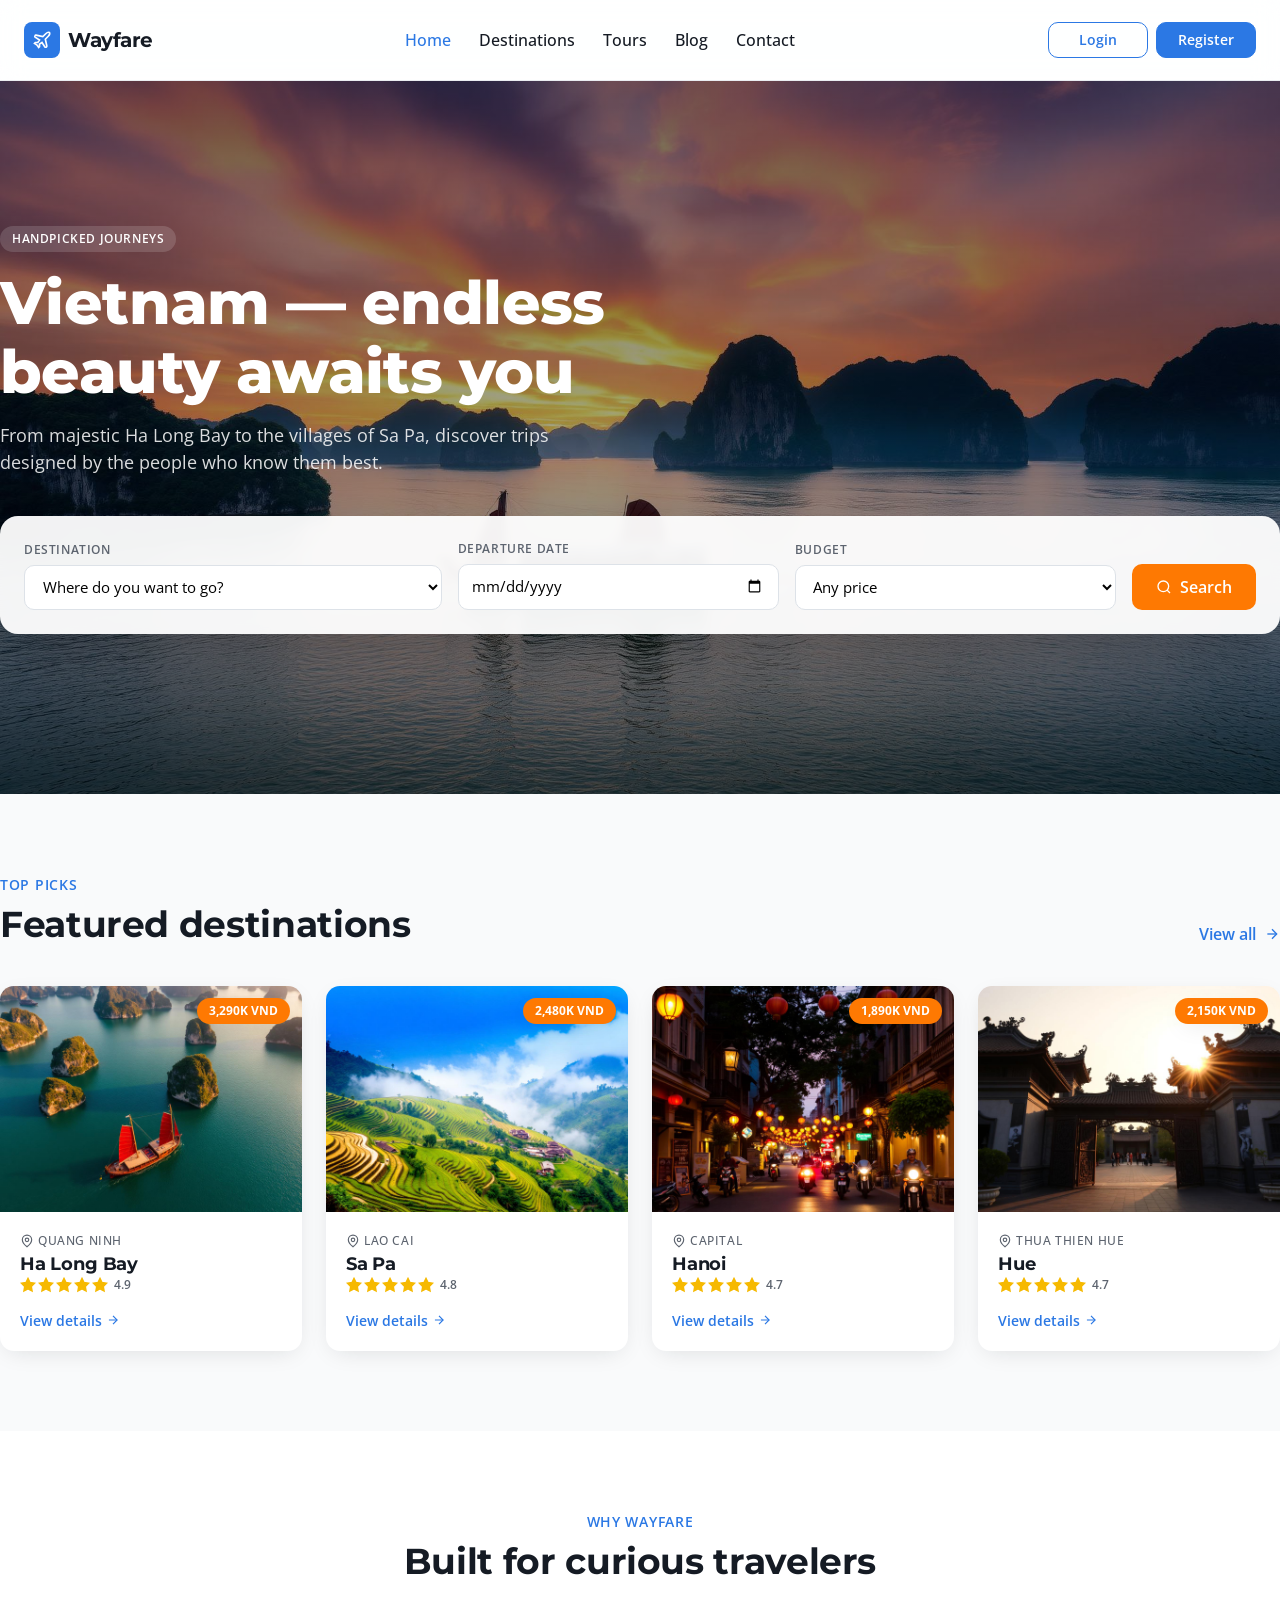
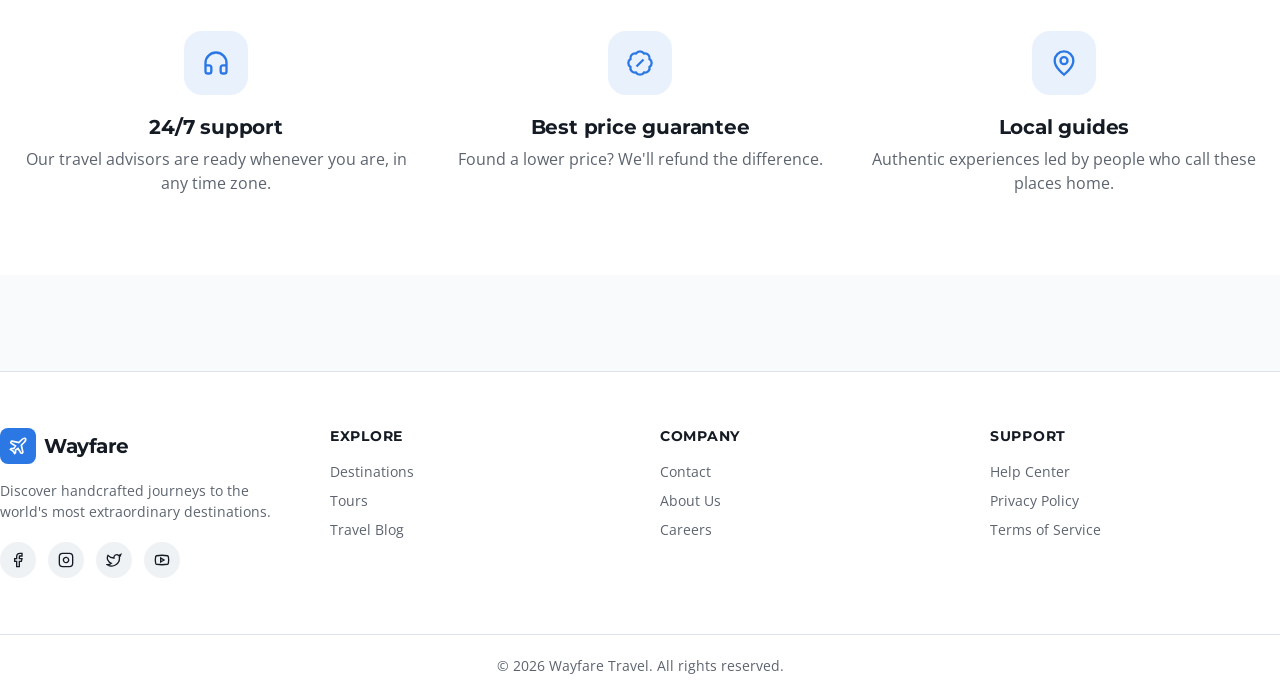
<file: index.html>
<!DOCTYPE html>
<html lang="en">
<head>
  <meta charset="UTF-8">
  <meta name="viewport" content="width=device-width, initial-scale=1.0">
  <title>Wayfare — Discover & Book Extraordinary Journeys</title>
  <meta name="description" content="Search top destinations, hand-picked tours, and travel guides. Book your next adventure with Wayfare.">
  <link
    href="https://cdn.jsdelivr.net/npm/bootstrap@5.3.3/dist/css/bootstrap.min.css"
    rel="stylesheet"
    integrity="sha384-QWTKZyjpPEjISv5WaRU9OFeRpok6YctnYmDr5pNlyT2bRjXh0JMhjY6hW+ALEwIH"
    crossorigin="anonymous"
  >
  <link rel="stylesheet" href="css/styles.css">
</head>
<body class="site" data-page="home">
  <header class="navbar">
    <div class="container navbar__inner">
      <a href="index.html" class="navbar__brand">
        <span class="navbar__logo">
          <svg class="icon" viewBox="0 0 24 24" fill="none" stroke="currentColor" stroke-width="2"><path d="M17.8 19.2 16 11l3.5-3.5C21 6 21.5 4 21 3c-1-.5-3 0-4.5 1.5L13 8 4.8 6.2c-.5-.1-.9.1-1.1.5l-.3.5c-.2.5-.1 1 .3 1.3L9 12l-2 3H4l-1 1 3 2 2 3 1-1v-3l3-2 3.5 5.3c.3.4.8.5 1.3.3l.5-.2c.4-.3.6-.7.5-1.2z"/></svg>
        </span>
        <span class="navbar__name">Wayfare</span>
      </a>
      <nav class="navbar__nav">
        <a href="index.html" class="btn-ghost-nav" data-nav-link="home">Home</a>
        <a href="destinations.html" class="btn-ghost-nav" data-nav-link="destinations">Destinations</a>
        <a href="tours.html" class="btn-ghost-nav" data-nav-link="tours">Tours</a>
        <a href="blog.html" class="btn-ghost-nav" data-nav-link="blog">Blog</a>
        <a href="contact.html" class="btn-ghost-nav" data-nav-link="contact">Contact</a>
      </nav>
      <div class="navbar__actions">
        <a href="login.html" class="btn-nav-auth btn-nav-auth--login" data-nav-link="login">Login</a>
        <a href="register.html" class="btn-nav-auth btn-nav-auth--register" data-nav-link="register">Register</a>
      </div>
      <button class="navbar__toggle" data-nav-toggle aria-label="Toggle menu" aria-expanded="false">
        <svg class="icon" data-icon-menu viewBox="0 0 24 24" fill="none" stroke="currentColor" stroke-width="2"><path d="M4 12h16"/><path d="M4 18h16"/><path d="M4 6h16"/></svg>
        <svg class="icon hidden" data-icon-close viewBox="0 0 24 24" fill="none" stroke="currentColor" stroke-width="2"><path d="M18 6 6 18"/><path d="m6 6 12 12"/></svg>
      </button>
    </div>
    <div class="navbar__mobile" data-nav-mobile>
      <div class="navbar__mobile-inner">
        <nav class="navbar__mobile-nav">
          <a href="index.html" class="btn-ghost-nav" data-nav-link="home">Home</a>
          <a href="destinations.html" class="btn-ghost-nav" data-nav-link="destinations">Destinations</a>
          <a href="tours.html" class="btn-ghost-nav" data-nav-link="tours">Tours</a>
          <a href="blog.html" class="btn-ghost-nav" data-nav-link="blog">Blog</a>
          <a href="contact.html" class="btn-ghost-nav" data-nav-link="contact">Contact</a>
          <div class="navbar__mobile-actions">
            <a href="login.html" class="btn-nav-auth btn-nav-auth--login" data-nav-link="login">Login</a>
            <a href="register.html" class="btn-nav-auth btn-nav-auth--register" data-nav-link="register">Register</a>
          </div>
        </nav>
      </div>
    </div>
  </header>

  <main class="main">
    <section class="hero">
      <div class="hero__bg">
        <img src="assets/hero.jpg" alt="" width="1920" height="1080">
        <div class="hero__overlay"></div>
      </div>
      <div class="container hero__content">
        <div style="max-width:42rem">
          <span class="hero__badge">Handpicked journeys</span>
          <h1>Vietnam — endless beauty awaits you</h1>
          <p class="hero__desc">From majestic Ha Long Bay to the villages of Sa Pa, discover trips designed by the people who know them best.</p>
        </div>
        <div class="search-card">
          <div class="search-card__grid">
            <label>
              <span class="field-label">Destination</span>
              <select class="field" id="dest-select">
                <option value="" disabled selected>Where do you want to go?</option>
              </select>
            </label>
            <label>
              <span class="field-label">Departure date</span>
              <input type="date" class="field">
            </label>
            <label>
              <span class="field-label">Budget</span>
              <select class="field">
                <option>Any price</option>
                <option>Under $100</option>
                <option>$100 – $250</option>
                <option>Over $250</option>
              </select>
            </label>
            <button type="button" class="btn-cta">
              <svg class="icon--sm" viewBox="0 0 24 24" fill="none" stroke="currentColor" stroke-width="2"><circle cx="11" cy="11" r="8"/><path d="m21 21-4.3-4.3"/></svg>
              Search
            </button>
          </div>
        </div>
      </div>
    </section>

    <section class="section container">
      <div class="section__header">
        <div>
          <p class="section__eyebrow">Top picks</p>
          <h2 class="section__title">Featured destinations</h2>
        </div>
        <a href="destinations.html" class="section__link">
          View all
          <svg class="icon--sm" viewBox="0 0 24 24" fill="none" stroke="currentColor" stroke-width="2"><path d="M5 12h14"/><path d="m12 5 7 7-7 7"/></svg>
        </a>
      </div>
      <div class="dest-grid" id="featured-destinations"></div>
    </section>

    <section class="section section--card">
      <div class="container">
        <div class="section__center">
          <p class="section__eyebrow">Why Wayfare</p>
          <h2 class="section__title">Built for curious travelers</h2>
        </div>
        <div class="features-grid">
          <div class="feature">
            <div class="feature__icon">
              <svg class="icon" style="width:1.75rem;height:1.75rem" viewBox="0 0 24 24" fill="none" stroke="currentColor" stroke-width="2"><path d="M3 14h3a2 2 0 0 1 2 2v3a2 2 0 0 1-2 2H5a2 2 0 0 1-2-2v-7a9 9 0 0 1 18 0v7a2 2 0 0 1-2 2h-1a2 2 0 0 1-2-2v-3a2 2 0 0 1 2-2h3"/></svg>
            </div>
            <h3>24/7 support</h3>
            <p>Our travel advisors are ready whenever you are, in any time zone.</p>
          </div>
          <div class="feature">
            <div class="feature__icon">
              <svg class="icon" style="width:1.75rem;height:1.75rem" viewBox="0 0 24 24" fill="none" stroke="currentColor" stroke-width="2"><path d="M3.85 8.62a4 4 0 0 1 4.78-4.77 4 4 0 0 1 6.74 0 4 4 0 0 1 4.78 4.78 4 4 0 0 1 0 6.74 4 4 0 0 1-4.77 4.78 4 4 0 0 1-6.75 0 4 4 0 0 1-4.78-4.77 4 4 0 0 1 0-6.76Z"/><path d="m15 9-6 6"/><path d="M9 9h.01"/><path d="M15 15h.01"/></svg>
            </div>
            <h3>Best price guarantee</h3>
            <p>Found a lower price? We'll refund the difference.</p>
          </div>
          <div class="feature">
            <div class="feature__icon">
              <svg class="icon" style="width:1.75rem;height:1.75rem" viewBox="0 0 24 24" fill="none" stroke="currentColor" stroke-width="2"><path d="M20 10c0 6-8 12-8 12s-8-6-8-12a8 8 0 0 1 16 0Z"/><circle cx="12" cy="10" r="3"/></svg>
            </div>
            <h3>Local guides</h3>
            <p>Authentic experiences led by people who call these places home.</p>
          </div>
        </div>
      </div>
    </section>
  </main>

  <footer class="footer">
    <div class="container footer__grid">
      <div>
        <a href="index.html" class="navbar__brand">
          <span class="navbar__logo">
            <svg class="icon" viewBox="0 0 24 24" fill="none" stroke="currentColor" stroke-width="2"><path d="M17.8 19.2 16 11l3.5-3.5C21 6 21.5 4 21 3c-1-.5-3 0-4.5 1.5L13 8 4.8 6.2c-.5-.1-.9.1-1.1.5l-.3.5c-.2.5-.1 1 .3 1.3L9 12l-2 3H4l-1 1 3 2 2 3 1-1v-3l3-2 3.5 5.3c.3.4.8.5 1.3.3l.5-.2c.4-.3.6-.7.5-1.2z"/></svg>
          </span>
          <span class="navbar__name">Wayfare</span>
        </a>
        <p class="footer__desc">Discover handcrafted journeys to the world's most extraordinary destinations.</p>
        <div class="footer__social">
          <a href="#" aria-label="Facebook"><svg class="icon--sm" viewBox="0 0 24 24" fill="none" stroke="currentColor" stroke-width="2"><path d="M18 2h-3a5 5 0 0 0-5 5v3H7v4h3v8h4v-8h3l1-4h-4V7a1 1 0 0 1 1-1h3z"/></svg></a>
          <a href="#" aria-label="Instagram"><svg class="icon--sm" viewBox="0 0 24 24" fill="none" stroke="currentColor" stroke-width="2"><rect width="20" height="20" x="2" y="2" rx="5" ry="5"/><path d="M16 11.37A4 4 0 1 1 12.63 8 4 4 0 0 1 16 11.37z"/><line x1="17.5" x2="17.51" y1="6.5" y2="6.5"/></svg></a>
          <a href="#" aria-label="Twitter"><svg class="icon--sm" viewBox="0 0 24 24" fill="none" stroke="currentColor" stroke-width="2"><path d="M22 4s-.7 2.1-2 3.4c1.6 10-9.4 17.3-18 11.6 2.2.1 4.4-.6 6-2C3 15.5.5 9.6 3 5c2.2 2.6 5.6 4.1 9 4-.9-4.2 4-6.6 7-3.8 1.1 0 3-1.2 3-1.2z"/></svg></a>
          <a href="#" aria-label="Youtube"><svg class="icon--sm" viewBox="0 0 24 24" fill="none" stroke="currentColor" stroke-width="2"><path d="M2.5 17a24.12 24.12 0 0 1 0-10 2 2 0 0 1 1.4-1.4 49.56 49.56 0 0 1 16.2 0A2 2 0 0 1 21.5 7a24.12 24.12 0 0 1 0 10 2 2 0 0 1-1.4 1.4 49.55 49.55 0 0 1-16.2 0A2 2 0 0 1 2.5 17"/><path d="m10 15 5-3-5-3z"/></svg></a>
        </div>
      </div>
      <div>
        <h4 class="footer__col-title">Explore</h4>
        <ul class="footer__links">
          <li><a href="destinations.html">Destinations</a></li>
          <li><a href="tours.html">Tours</a></li>
          <li><a href="blog.html">Travel Blog</a></li>
        </ul>
      </div>
      <div>
        <h4 class="footer__col-title">Company</h4>
        <ul class="footer__links">
          <li><a href="contact.html">Contact</a></li>
          <li><a href="index.html">About Us</a></li>
          <li><a href="index.html">Careers</a></li>
        </ul>
      </div>
      <div>
        <h4 class="footer__col-title">Support</h4>
        <ul class="footer__links">
          <li><a href="contact.html">Help Center</a></li>
          <li><a href="index.html">Privacy Policy</a></li>
          <li><a href="index.html">Terms of Service</a></li>
        </ul>
      </div>
    </div>
    <div class="footer__bottom">
      <div class="container">© <span id="footer-year"></span> Wayfare Travel. All rights reserved.</div>
    </div>
  </footer>

  <script src="js/data.js"></script>
  <script src="js/main.js"></script>
  <script src="js/index.js"></script>
  <script
    src="https://cdn.jsdelivr.net/npm/bootstrap@5.3.3/dist/js/bootstrap.bundle.min.js"
    integrity="sha384-YvpcrYf0tY3lHB60NNkmXc5s9fDVZLESaAA55NDzOxhy9GkcIdslK1eN7N6jIeHz"
    crossorigin="anonymous"
  ></script>
  <!-- Authentication & API Scripts -->
  <script src="assets/js/api.js"></script>
  <script src="assets/js/auth.js"></script>
  <script src="assets/js/navbar.js"></script></body>
</html>
</file>
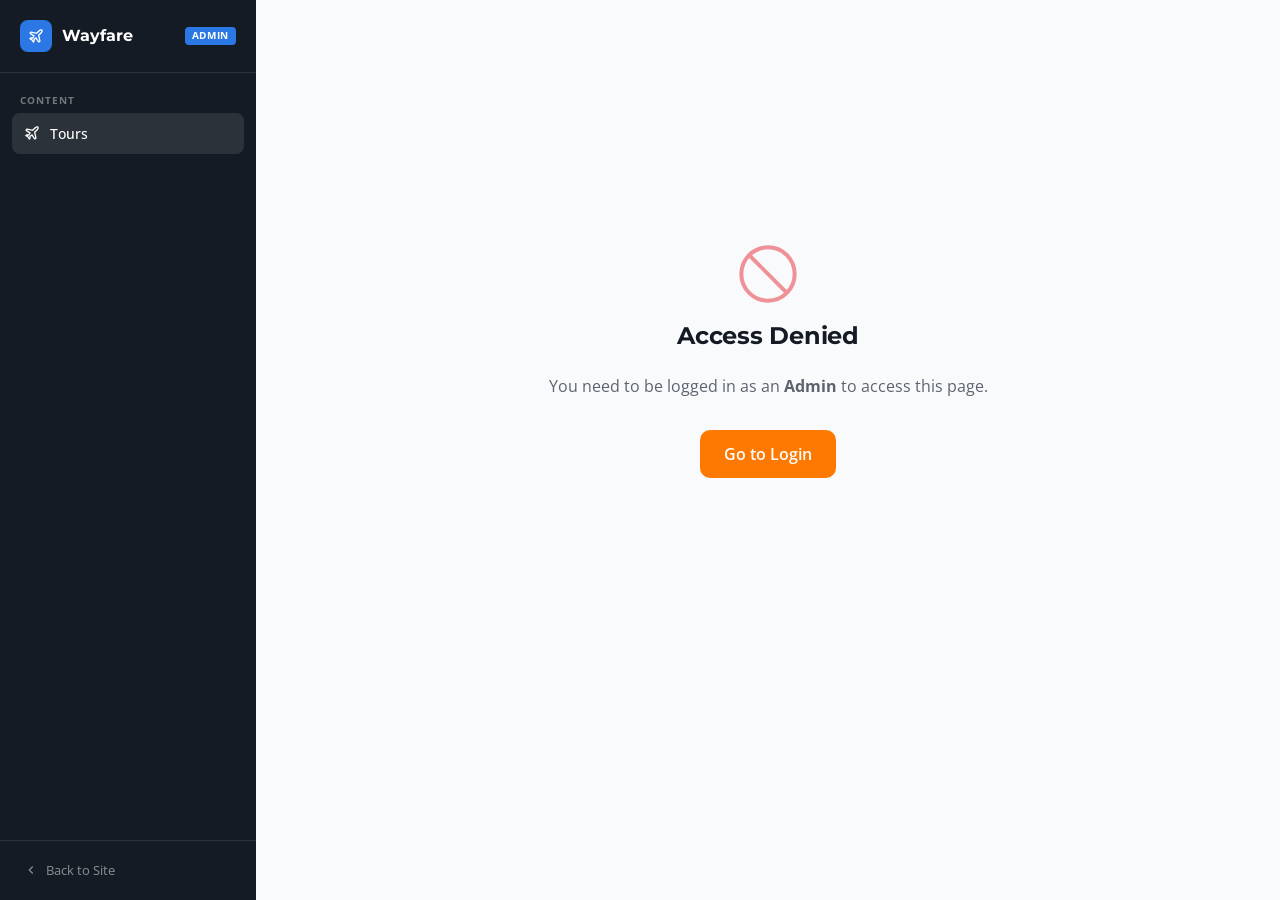
<file: admin-tours.html>
<!DOCTYPE html>
<html lang="en">
<head>
  <meta charset="UTF-8">
  <meta name="viewport" content="width=device-width, initial-scale=1.0">
  <title>Admin — Manage Tours · Wayfare</title>
  <meta name="description" content="Admin panel to create, edit and manage tours.">
  <link href="https://cdn.jsdelivr.net/npm/bootstrap@5.3.3/dist/css/bootstrap.min.css" rel="stylesheet" integrity="sha384-QWTKZyjpPEjISv5WaRU9OFeRpok6YctnYmDr5pNlyT2bRjXh0JMhjY6hW+ALEwIH" crossorigin="anonymous">
  <link rel="stylesheet" href="css/styles.css">
  <style>
    /* ── Admin layout ── */
    .admin-layout { display: flex; min-height: 100vh; }

    .admin-sidebar {
      width: 16rem;
      background: var(--foreground);
      color: white;
      flex-shrink: 0;
      display: flex;
      flex-direction: column;
      position: sticky;
      top: 0;
      height: 100vh;
    }
    .admin-sidebar__brand {
      display: flex;
      align-items: center;
      gap: 0.625rem;
      padding: 1.25rem 1.25rem;
      border-bottom: 1px solid oklch(1 0 0 / 0.1);
      text-decoration: none;
      color: white;
    }
    .admin-sidebar__brand-logo {
      width: 2rem; height: 2rem;
      background: var(--primary);
      border-radius: 0.5rem;
      display: grid; place-items: center;
      flex-shrink: 0;
    }
    .admin-sidebar__brand-text { font-family: var(--font-display); font-weight: 700; font-size: 1rem; }
    .admin-sidebar__badge {
      font-size: 0.65rem; font-weight: 700; letter-spacing: 0.06em;
      background: var(--primary); color: white;
      padding: 0.1rem 0.45rem; border-radius: 0.25rem; margin-left: auto;
    }
    .admin-sidebar__nav { padding: 0.75rem 0.75rem; flex: 1; }
    .admin-sidebar__label {
      font-size: 0.65rem; font-weight: 700; letter-spacing: 0.1em; text-transform: uppercase;
      color: oklch(1 0 0 / 0.4); padding: 0.5rem 0.5rem 0.25rem;
    }
    .admin-nav-item {
      display: flex; align-items: center; gap: 0.625rem;
      padding: 0.625rem 0.75rem; border-radius: var(--radius-md);
      color: oklch(1 0 0 / 0.7); font-size: 0.875rem; font-weight: 500;
      text-decoration: none; transition: background-color 0.15s, color 0.15s;
      margin-bottom: 0.125rem;
    }
    .admin-nav-item:hover, .admin-nav-item.active {
      background: oklch(1 0 0 / 0.1); color: white;
    }
    .admin-sidebar__footer {
      padding: 0.75rem; border-top: 1px solid oklch(1 0 0 / 0.1);
    }
    .admin-back-link {
      display: flex; align-items: center; gap: 0.5rem;
      padding: 0.5rem 0.75rem; border-radius: var(--radius-md);
      color: oklch(1 0 0 / 0.5); font-size: 0.8rem;
      text-decoration: none; transition: color 0.15s;
    }
    .admin-back-link:hover { color: white; }

    /* ── Main content ── */
    .admin-main { flex: 1; background: var(--background); overflow-y: auto; }
    .admin-topbar {
      display: flex; align-items: center; justify-content: space-between;
      padding: 1rem 2rem; background: var(--card);
      border-bottom: 1px solid var(--border); gap: 1rem;
    }
    .admin-topbar__title { font-family: var(--font-display); font-size: 1.25rem; font-weight: 700; margin: 0; }
    .admin-content { padding: 2rem; }

    /* ── Table ── */
    .admin-table-wrap {
      background: var(--card); border-radius: var(--radius-xl);
      box-shadow: var(--shadow-card); overflow: hidden;
    }
    .admin-table { width: 100%; border-collapse: collapse; }
    .admin-table th {
      background: var(--muted); padding: 0.75rem 1rem;
      font-size: 0.72rem; font-weight: 700; text-transform: uppercase;
      letter-spacing: 0.07em; color: var(--muted-foreground);
      text-align: left; border-bottom: 1px solid var(--border);
    }
    .admin-table td {
      padding: 0.875rem 1rem; border-bottom: 1px solid var(--border);
      font-size: 0.875rem; vertical-align: middle;
    }
    .admin-table tr:last-child td { border-bottom: none; }
    .admin-table tr:hover td { background: var(--muted); }
    .admin-table__thumb {
      width: 3.5rem; height: 2.5rem; border-radius: var(--radius-md);
      object-fit: cover;
    }
    .admin-table__title { font-weight: 600; color: var(--foreground); }
    .admin-table__meta { font-size: 0.75rem; color: var(--muted-foreground); }

    .badge-active { background: oklch(0.72 0.18 145 / 0.15); color: oklch(0.45 0.18 145); padding: 0.2rem 0.65rem; border-radius: 2rem; font-size: 0.72rem; font-weight: 700; }
    .badge-inactive { background: oklch(0.6 0.22 25 / 0.12); color: var(--destructive); padding: 0.2rem 0.65rem; border-radius: 2rem; font-size: 0.72rem; font-weight: 700; }

    .btn-icon {
      display: inline-flex; align-items: center; justify-content: center;
      width: 2rem; height: 2rem; border-radius: var(--radius-md);
      border: 1px solid var(--border); background: transparent;
      cursor: pointer; color: var(--muted-foreground);
      transition: background-color 0.12s, color 0.12s, border-color 0.12s;
    }
    .btn-icon:hover { background: var(--muted); color: var(--foreground); border-color: var(--foreground); }
    .btn-icon--danger:hover { background: oklch(0.6 0.22 25 / 0.08); color: var(--destructive); border-color: var(--destructive); }

    /* ── Modal ── */
    .modal-overlay {
      position: fixed; inset: 0; background: oklch(0 0 0 / 0.45);
      z-index: 200; display: flex; align-items: center; justify-content: center;
      padding: 1rem; opacity: 0; pointer-events: none;
      transition: opacity 0.2s ease;
    }
    .modal-overlay.open { opacity: 1; pointer-events: auto; }
    .modal-box {
      background: var(--card); border-radius: var(--radius-xl);
      box-shadow: var(--shadow-elevated); width: 100%; max-width: 42rem;
      max-height: 90vh; overflow-y: auto;
      transform: translateY(16px) scale(0.97);
      transition: transform 0.2s ease;
    }
    .modal-overlay.open .modal-box { transform: translateY(0) scale(1); }
    .modal-header {
      display: flex; align-items: center; justify-content: space-between;
      padding: 1.25rem 1.5rem; border-bottom: 1px solid var(--border); gap: 1rem;
    }
    .modal-title { font-family: var(--font-display); font-size: 1.1rem; font-weight: 700; margin: 0; }
    .modal-close {
      width: 2rem; height: 2rem; border-radius: var(--radius-md);
      border: 1px solid var(--border); background: transparent;
      cursor: pointer; display: grid; place-items: center;
      color: var(--muted-foreground); transition: background-color 0.12s;
    }
    .modal-close:hover { background: var(--muted); }
    .modal-body { padding: 1.5rem; }
    .modal-footer { padding: 1rem 1.5rem; border-top: 1px solid var(--border); display: flex; gap: 0.75rem; justify-content: flex-end; }

    .form-row { display: grid; grid-template-columns: 1fr 1fr; gap: 1rem; }
    @media (max-width: 576px) { .form-row { grid-template-columns: 1fr; } }
    .form-group { margin-bottom: 1rem; }
    .form-group label { display: block; font-size: 0.78rem; font-weight: 700; text-transform: uppercase; letter-spacing: 0.06em; color: var(--muted-foreground); margin-bottom: 0.375rem; }
    .form-control-admin {
      width: 100%; padding: 0.6rem 0.85rem; border: 1.5px solid var(--border);
      border-radius: var(--radius); font-family: inherit; font-size: 0.9rem;
      background: var(--card); color: var(--foreground);
      transition: border-color 0.15s, box-shadow 0.15s;
    }
    .form-control-admin:focus { outline: none; border-color: var(--primary); box-shadow: 0 0 0 3px oklch(0.585 0.18 258 / 0.15); }
    textarea.form-control-admin { resize: vertical; min-height: 5rem; }

    /* Alert toast */
    .toast-container { position: fixed; top: 1.5rem; right: 1.5rem; z-index: 300; display: flex; flex-direction: column; gap: 0.5rem; }
    .toast {
      padding: 0.875rem 1.25rem; border-radius: var(--radius); font-size: 0.875rem; font-weight: 600;
      box-shadow: var(--shadow-elevated); animation: slideIn 0.25s ease;
    }
    .toast--success { background: oklch(0.72 0.18 145); color: white; }
    .toast--error { background: var(--destructive); color: white; }
    @keyframes slideIn { from { transform: translateX(120%); opacity: 0; } to { transform: translateX(0); opacity: 1; } }

    /* Access denied */
    .access-denied { display: flex; flex-direction: column; align-items: center; justify-content: center; min-height: 80vh; text-align: center; gap: 1rem; }
  </style>
</head>
<body class="site" data-page="admin-tours">

<div class="admin-layout">
  <!-- ── Sidebar ── -->
  <aside class="admin-sidebar">
    <a href="index.html" class="admin-sidebar__brand">
      <span class="admin-sidebar__brand-logo">
        <svg width="16" height="16" viewBox="0 0 24 24" fill="none" stroke="currentColor" stroke-width="2"><path d="M17.8 19.2 16 11l3.5-3.5C21 6 21.5 4 21 3c-1-.5-3 0-4.5 1.5L13 8 4.8 6.2c-.5-.1-.9.1-1.1.5l-.3.5c-.2.5-.1 1 .3 1.3L9 12l-2 3H4l-1 1 3 2 2 3 1-1v-3l3-2 3.5 5.3c.3.4.8.5 1.3.3l.5-.2c.4-.3.6-.7.5-1.2z"/></svg>
      </span>
      <span class="admin-sidebar__brand-text">Wayfare</span>
      <span class="admin-sidebar__badge">ADMIN</span>
    </a>
    <nav class="admin-sidebar__nav">
      <div class="admin-sidebar__label">Content</div>
      <a href="admin-tours.html" class="admin-nav-item active">
        <svg width="16" height="16" viewBox="0 0 24 24" fill="none" stroke="currentColor" stroke-width="2"><path d="M17.8 19.2 16 11l3.5-3.5C21 6 21.5 4 21 3c-1-.5-3 0-4.5 1.5L13 8 4.8 6.2c-.5-.1-.9.1-1.1.5l-.3.5c-.2.5-.1 1 .3 1.3L9 12l-2 3H4l-1 1 3 2 2 3 1-1v-3l3-2 3.5 5.3c.3.4.8.5 1.3.3l.5-.2c.4-.3.6-.7.5-1.2z"/></svg>
        Tours
      </a>
    </nav>
    <div class="admin-sidebar__footer">
      <a href="index.html" class="admin-back-link">
        <svg width="14" height="14" viewBox="0 0 24 24" fill="none" stroke="currentColor" stroke-width="2"><path d="m15 18-6-6 6-6"/></svg>
        Back to Site
      </a>
    </div>
  </aside>

  <!-- ── Main ── -->
  <div class="admin-main">
    <!-- Access denied screen -->
    <div class="access-denied" id="accessDenied" style="display:none;">
      <svg width="64" height="64" viewBox="0 0 24 24" fill="none" stroke="currentColor" stroke-width="1.5" style="color:var(--destructive);opacity:.5"><circle cx="12" cy="12" r="10"/><line x1="4.93" y1="4.93" x2="19.07" y2="19.07"/></svg>
      <h1 style="font-size:1.5rem;">Access Denied</h1>
      <p style="color:var(--muted-foreground);">You need to be logged in as an <strong>Admin</strong> to access this page.</p>
      <a href="login.html" class="btn-cta">Go to Login</a>
    </div>

    <!-- Admin content -->
    <div id="adminContent" style="display:none;">
      <div class="admin-topbar">
        <h1 class="admin-topbar__title">Manage Tours</h1>
        <div style="display:flex;align-items:center;gap:0.75rem;">
          <span id="adminUserBadge" style="font-size:0.8rem;color:var(--muted-foreground);"></span>
          <button class="btn-cta btn-cta--sm" id="btnAddTour" onclick="openModal()">
            <svg width="16" height="16" viewBox="0 0 24 24" fill="none" stroke="currentColor" stroke-width="2.5"><line x1="12" y1="5" x2="12" y2="19"/><line x1="5" y1="12" x2="19" y2="12"/></svg>
            Add New Tour
          </button>
        </div>
      </div>

      <div class="admin-content">
        <!-- Stats -->
        <div style="display:grid;grid-template-columns:repeat(3,1fr);gap:1rem;margin-bottom:1.5rem;" id="statsRow">
          <div class="profile-card" style="background:var(--card);border-radius:var(--radius-xl);box-shadow:var(--shadow-card);padding:1.25rem;">
            <div style="font-size:0.72rem;font-weight:700;text-transform:uppercase;letter-spacing:.07em;color:var(--muted-foreground);margin-bottom:.375rem;">Total Tours</div>
            <div style="font-size:2rem;font-weight:800;font-family:var(--font-display);color:var(--primary);" id="statTotal">—</div>
          </div>
          <div style="background:var(--card);border-radius:var(--radius-xl);box-shadow:var(--shadow-card);padding:1.25rem;">
            <div style="font-size:0.72rem;font-weight:700;text-transform:uppercase;letter-spacing:.07em;color:var(--muted-foreground);margin-bottom:.375rem;">Active Tours</div>
            <div style="font-size:2rem;font-weight:800;font-family:var(--font-display);color:oklch(0.55 0.18 145);" id="statActive">—</div>
          </div>
          <div style="background:var(--card);border-radius:var(--radius-xl);box-shadow:var(--shadow-card);padding:1.25rem;">
            <div style="font-size:0.72rem;font-weight:700;text-transform:uppercase;letter-spacing:.07em;color:var(--muted-foreground);margin-bottom:.375rem;">Hidden Tours</div>
            <div style="font-size:2rem;font-weight:800;font-family:var(--font-display);color:var(--destructive);" id="statHidden">—</div>
          </div>
        </div>

        <!-- Table -->
        <div class="admin-table-wrap">
          <div style="padding:1rem 1.25rem;border-bottom:1px solid var(--border);display:flex;align-items:center;justify-content:space-between;gap:1rem;flex-wrap:wrap;">
            <span style="font-weight:700;font-size:0.95rem;">All Tours</span>
            <input type="text" id="searchInput" placeholder="Search by title..." class="form-control-admin" style="max-width:18rem;" oninput="filterTable()">
          </div>
          <div style="overflow-x:auto;">
            <table class="admin-table" id="toursTable">
              <thead>
                <tr>
                  <th>#</th>
                  <th>Tour</th>
                  <th>Price</th>
                  <th>Duration</th>
                  <th>Slots</th>
                  <th>Rating</th>
                  <th>Status</th>
                  <th>Actions</th>
                </tr>
              </thead>
              <tbody id="toursTableBody">
                <tr><td colspan="8" style="text-align:center;padding:3rem;color:var(--muted-foreground);">Loading tours...</td></tr>
              </tbody>
            </table>
          </div>
        </div>
      </div>
    </div>
  </div>
</div>

<!-- ── Create/Edit Modal ── -->
<div class="modal-overlay" id="tourModal">
  <div class="modal-box">
    <div class="modal-header">
      <h2 class="modal-title" id="modalTitle">Add New Tour</h2>
      <button class="modal-close" onclick="closeModal()" aria-label="Close">
        <svg width="16" height="16" viewBox="0 0 24 24" fill="none" stroke="currentColor" stroke-width="2"><path d="M18 6 6 18"/><path d="m6 6 12 12"/></svg>
      </button>
    </div>
    <div class="modal-body">
      <form id="tourForm" onsubmit="submitTour(event)">
        <input type="hidden" id="editingId">

        <div class="form-group">
          <label for="tourTitle">Title *</label>
          <input type="text" id="tourTitle" class="form-control-admin" placeholder="e.g. Ha Long Bay 2-Day Cruise" required>
        </div>

        <div class="form-group">
          <label for="tourDescription">Description</label>
          <textarea id="tourDescription" class="form-control-admin" placeholder="Tour description..."></textarea>
        </div>

        <div class="form-row">
          <div class="form-group">
            <label for="tourPrice">Price (VND) *</label>
            <input type="number" id="tourPrice" class="form-control-admin" placeholder="e.g. 3500000" min="0" step="1000" required>
          </div>
          <div class="form-group">
            <label for="tourImageUrl">Image URL</label>
            <input type="text" id="tourImageUrl" class="form-control-admin" placeholder="assets/halong.jpg">
          </div>
        </div>

        <div class="form-row">
          <div class="form-group">
            <label for="tourDays">Duration (Days) *</label>
            <input type="number" id="tourDays" class="form-control-admin" min="1" placeholder="e.g. 3" required>
          </div>
          <div class="form-group">
            <label for="tourNights">Duration (Nights)</label>
            <input type="number" id="tourNights" class="form-control-admin" min="0" placeholder="auto if empty">
          </div>
        </div>

        <div class="form-row">
          <div class="form-group">
            <label for="tourMaxCapacity">Max Capacity</label>
            <input type="number" id="tourMaxCapacity" class="form-control-admin" min="1" placeholder="e.g. 20">
          </div>
          <div class="form-group">
            <label for="tourSlots">Available Slots</label>
            <input type="number" id="tourSlots" class="form-control-admin" min="0" placeholder="defaults to max capacity">
          </div>
        </div>

        <div class="form-row">
          <div class="form-group">
            <label for="tourDestination">Destination *</label>
            <select id="tourDestination" class="form-control-admin" required>
              <option value="">Loading destinations...</option>
            </select>
          </div>
          <div class="form-group">
            <label for="tourCategory">Category</label>
            <select id="tourCategory" class="form-control-admin">
              <option value="">No category</option>
            </select>
          </div>
        </div>
      </form>
    </div>
    <div class="modal-footer">
      <button type="button" class="btn-outline-nav" onclick="closeModal()">Cancel</button>
      <button type="submit" form="tourForm" class="btn-cta" id="submitBtn">Create Tour</button>
    </div>
  </div>
</div>

<!-- ── Toast container ── -->
<div class="toast-container" id="toastContainer"></div>

<script src="assets/js/api.js"></script>
<script>
  const API = 'http://localhost:8080/api';
  let allTours = [];
  let destinations = [];
  let categories = [];

  // ── Auth gate ──
  function checkAuth() {
    const user = getCurrentUser();
    if (!user || user.role !== 'ADMIN') {
      document.getElementById('accessDenied').style.display = 'flex';
      return false;
    }
    document.getElementById('adminContent').style.display = 'block';
    document.getElementById('adminUserBadge').textContent = `Logged in as: ${user.fullName || user.username}`;
    return true;
  }

  // ── Data loading ──
  async function loadTours() {
    try {
      const token = localStorage.getItem('authToken');
      const res = await fetch(`${API}/tours/all`, {
        headers: token ? { 'Authorization': `Bearer ${token}` } : {}
      });
      allTours = await res.json();
      renderTable(allTours);
      updateStats(allTours);
    } catch (e) {
      showToast('Failed to load tours', 'error');
    }
  }

  async function loadDestinations() {
    try {
      const res = await fetch(`${API}/destinations`);
      if (res.ok) {
        destinations = await res.json();
        const sel = document.getElementById('tourDestination');
        sel.innerHTML = '<option value="">Select destination</option>' +
          destinations.map(d => `<option value="${d.id}">${d.name}, ${d.country}</option>`).join('');
      }
    } catch (e) {
      // Silently use fallback
    }
  }

  async function loadCategories() {
    try {
      const res = await fetch(`${API}/categories`);
      if (res.ok) {
        categories = await res.json();
        const sel = document.getElementById('tourCategory');
        sel.innerHTML = '<option value="">No category</option>' +
          categories.map(c => `<option value="${c.id}">${c.name}</option>`).join('');
      }
    } catch (e) {}
  }

  // ── Stats ──
  function updateStats(tours) {
    const active = tours.filter(t => t.isActive).length;
    document.getElementById('statTotal').textContent = tours.length;
    document.getElementById('statActive').textContent = active;
    document.getElementById('statHidden').textContent = tours.length - active;
  }

  // ── Table render ──
  function renderTable(tours) {
    const tbody = document.getElementById('toursTableBody');
    if (!tours.length) {
      tbody.innerHTML = '<tr><td colspan="8" style="text-align:center;padding:3rem;color:var(--muted-foreground);">No tours found.</td></tr>';
      return;
    }
    const fmt = n => new Intl.NumberFormat('vi-VN', { style: 'currency', currency: 'VND' }).format(n);
    tbody.innerHTML = tours.map(t => `
      <tr>
        <td style="color:var(--muted-foreground);font-size:.8rem;">${t.id}</td>
        <td>
          <div style="display:flex;align-items:center;gap:.75rem;">
            <img src="${t.imageUrl || 'assets/halong.jpg'}" alt="" class="admin-table__thumb" onerror="this.src='assets/halong.jpg'">
            <div>
              <div class="admin-table__title">${t.title}</div>
              <div class="admin-table__meta">${t.destination?.name || '—'} · ${t.category?.name || 'No category'}</div>
            </div>
          </div>
        </td>
        <td>${fmt(t.price)}</td>
        <td>${t.durationDays}D / ${t.durationNights ?? '—'}N</td>
        <td>${t.availableSlots ?? '—'} / ${t.maxCapacity ?? '—'}</td>
        <td>
          <div style="display:flex;align-items:center;gap:.25rem;">
            <svg width="13" height="13" viewBox="0 0 24 24" fill="var(--star)" stroke="var(--star)" stroke-width="2"><polygon points="12 2 15.09 8.26 22 9.27 17 14.14 18.18 21.02 12 17.77 5.82 21.02 7 14.14 2 9.27 8.91 8.26 12 2"/></svg>
            ${t.averageRating ?? '0.00'}
          </div>
        </td>
        <td><span class="${t.isActive ? 'badge-active' : 'badge-inactive'}">${t.isActive ? 'Active' : 'Hidden'}</span></td>
        <td>
          <div style="display:flex;gap:.375rem;">
            <button class="btn-icon" title="Edit" onclick="openEditModal(${t.id})">
              <svg width="14" height="14" viewBox="0 0 24 24" fill="none" stroke="currentColor" stroke-width="2"><path d="M11 4H4a2 2 0 0 0-2 2v14a2 2 0 0 0 2 2h14a2 2 0 0 0 2-2v-7"/><path d="M18.5 2.5a2.121 2.121 0 0 1 3 3L12 15l-4 1 1-4 9.5-9.5z"/></svg>
            </button>
            ${t.isActive
              ? `<button class="btn-icon btn-icon--danger" title="Delete" onclick="toggleTour(${t.id}, true)">
                   <svg width="14" height="14" viewBox="0 0 24 24" fill="none" stroke="currentColor" stroke-width="2"><path d="M3 6h18"/><path d="M19 6v14c0 1-1 2-2 2H7c-1 0-2-1-2-2V6"/><path d="M8 6V4c0-1 1-2 2-2h4c1 0 2 1 2 2v2"/><line x1="10" x2="10" y1="11" y2="17"/><line x1="14" x2="14" y1="11" y2="17"/></svg>
                 </button>`
              : `<button class="btn-icon" title="Restore" onclick="toggleTour(${t.id}, false)">
                   <svg width="14" height="14" viewBox="0 0 24 24" fill="none" stroke="currentColor" stroke-width="2"><polyline points="1 4 1 10 7 10"/><path d="M3.51 15a9 9 0 1 0 2.13-9.36L1 10"/></svg>
                 </button>`}
          </div>
        </td>
      </tr>
    `).join('');
  }

  function filterTable() {
    const q = document.getElementById('searchInput').value.toLowerCase();
    renderTable(allTours.filter(t => t.title.toLowerCase().includes(q)));
  }

  // ── Modal ──
  function openModal(tour = null) {
    document.getElementById('editingId').value = '';
    document.getElementById('tourForm').reset();
    document.getElementById('modalTitle').textContent = 'Add New Tour';
    document.getElementById('submitBtn').textContent = 'Create Tour';
    document.getElementById('tourModal').classList.add('open');
  }

  function openEditModal(id) {
    const tour = allTours.find(t => t.id === id);
    if (!tour) return;
    document.getElementById('editingId').value = tour.id;
    document.getElementById('tourTitle').value = tour.title || '';
    document.getElementById('tourDescription').value = tour.description || '';
    document.getElementById('tourPrice').value = tour.price || '';
    document.getElementById('tourImageUrl').value = tour.imageUrl || '';
    document.getElementById('tourDays').value = tour.durationDays || '';
    document.getElementById('tourNights').value = tour.durationNights ?? '';
    document.getElementById('tourMaxCapacity').value = tour.maxCapacity || '';
    document.getElementById('tourSlots').value = tour.availableSlots || '';
    if (tour.destination) document.getElementById('tourDestination').value = tour.destination.id;
    if (tour.category) document.getElementById('tourCategory').value = tour.category.id;
    document.getElementById('modalTitle').textContent = 'Edit Tour';
    document.getElementById('submitBtn').textContent = 'Save Changes';
    document.getElementById('tourModal').classList.add('open');
  }

  function closeModal() {
    document.getElementById('tourModal').classList.remove('open');
  }

  // Close modal on overlay click
  document.getElementById('tourModal').addEventListener('click', (e) => {
    if (e.target === document.getElementById('tourModal')) closeModal();
  });

  // ── Submit ──
  async function submitTour(e) {
    e.preventDefault();
    const editingId = document.getElementById('editingId').value;
    const btn = document.getElementById('submitBtn');
    const originalText = btn.textContent;
    btn.disabled = true;
    btn.textContent = 'Saving...';

    const payload = {
      title: document.getElementById('tourTitle').value,
      description: document.getElementById('tourDescription').value,
      price: parseFloat(document.getElementById('tourPrice').value),
      durationDays: parseInt(document.getElementById('tourDays').value),
      durationNights: document.getElementById('tourNights').value ? parseInt(document.getElementById('tourNights').value) : null,
      maxCapacity: document.getElementById('tourMaxCapacity').value ? parseInt(document.getElementById('tourMaxCapacity').value) : null,
      availableSlots: document.getElementById('tourSlots').value ? parseInt(document.getElementById('tourSlots').value) : null,
      imageUrl: document.getElementById('tourImageUrl').value || null,
      destinationId: parseInt(document.getElementById('tourDestination').value),
      categoryId: document.getElementById('tourCategory').value ? parseInt(document.getElementById('tourCategory').value) : null,
    };

    try {
      const token = localStorage.getItem('authToken');
      const url = editingId ? `${API}/tours/${editingId}` : `${API}/tours`;
      const method = editingId ? 'PUT' : 'POST';
      const res = await fetch(url, {
        method,
        headers: { 'Content-Type': 'application/json', ...(token ? { 'Authorization': `Bearer ${token}` } : {}) },
        body: JSON.stringify(payload),
      });
      if (!res.ok) throw new Error(`HTTP ${res.status}`);
      showToast(editingId ? 'Tour updated successfully!' : 'Tour created successfully!', 'success');
      closeModal();
      loadTours();
    } catch (err) {
      showToast('Failed to save tour: ' + err.message, 'error');
    } finally {
      btn.disabled = false;
      btn.textContent = originalText;
    }
  }

  // ── Soft Delete / Restore ──
  async function toggleTour(id, isCurrentlyActive) {
    const action = isCurrentlyActive ? 'delete' : 'restore';
    if (!confirm(`Are you sure you want to ${action} this tour?`)) return;
    try {
      const token = localStorage.getItem('authToken');
      const method = isCurrentlyActive ? 'DELETE' : 'PATCH';
      const endpoint = isCurrentlyActive ? `${API}/tours/${id}` : `${API}/tours/${id}/toggle`;

      const res = await fetch(endpoint, {
        method: method,
        headers: token ? { 'Authorization': `Bearer ${token}` } : {},
      });
      if (!res.ok) throw new Error(`HTTP ${res.status}`);
      showToast(isCurrentlyActive ? 'Tour deleted (hidden).' : 'Tour restored.', 'success');
      loadTours();
    } catch (err) {
      showToast('Failed to ' + action + ': ' + err.message, 'error');
    }
  }

  // ── Toast ──
  function showToast(msg, type = 'success') {
    const c = document.getElementById('toastContainer');
    const t = document.createElement('div');
    t.className = `toast toast--${type}`;
    t.textContent = msg;
    c.appendChild(t);
    setTimeout(() => t.remove(), 3500);
  }

  // ── Init ──
  if (checkAuth()) {
    loadTours();
    loadDestinations();
    loadCategories();
  }
</script>

<script src="https://cdn.jsdelivr.net/npm/bootstrap@5.3.3/dist/js/bootstrap.bundle.min.js" integrity="sha384-YvpcrYf0tY3lHB60NNkmXc5s9fDVZLESaAA55NDzOxhy9GkcIdslK1eN7N6jIeHz" crossorigin="anonymous"></script>
</body>
</html>
</file>
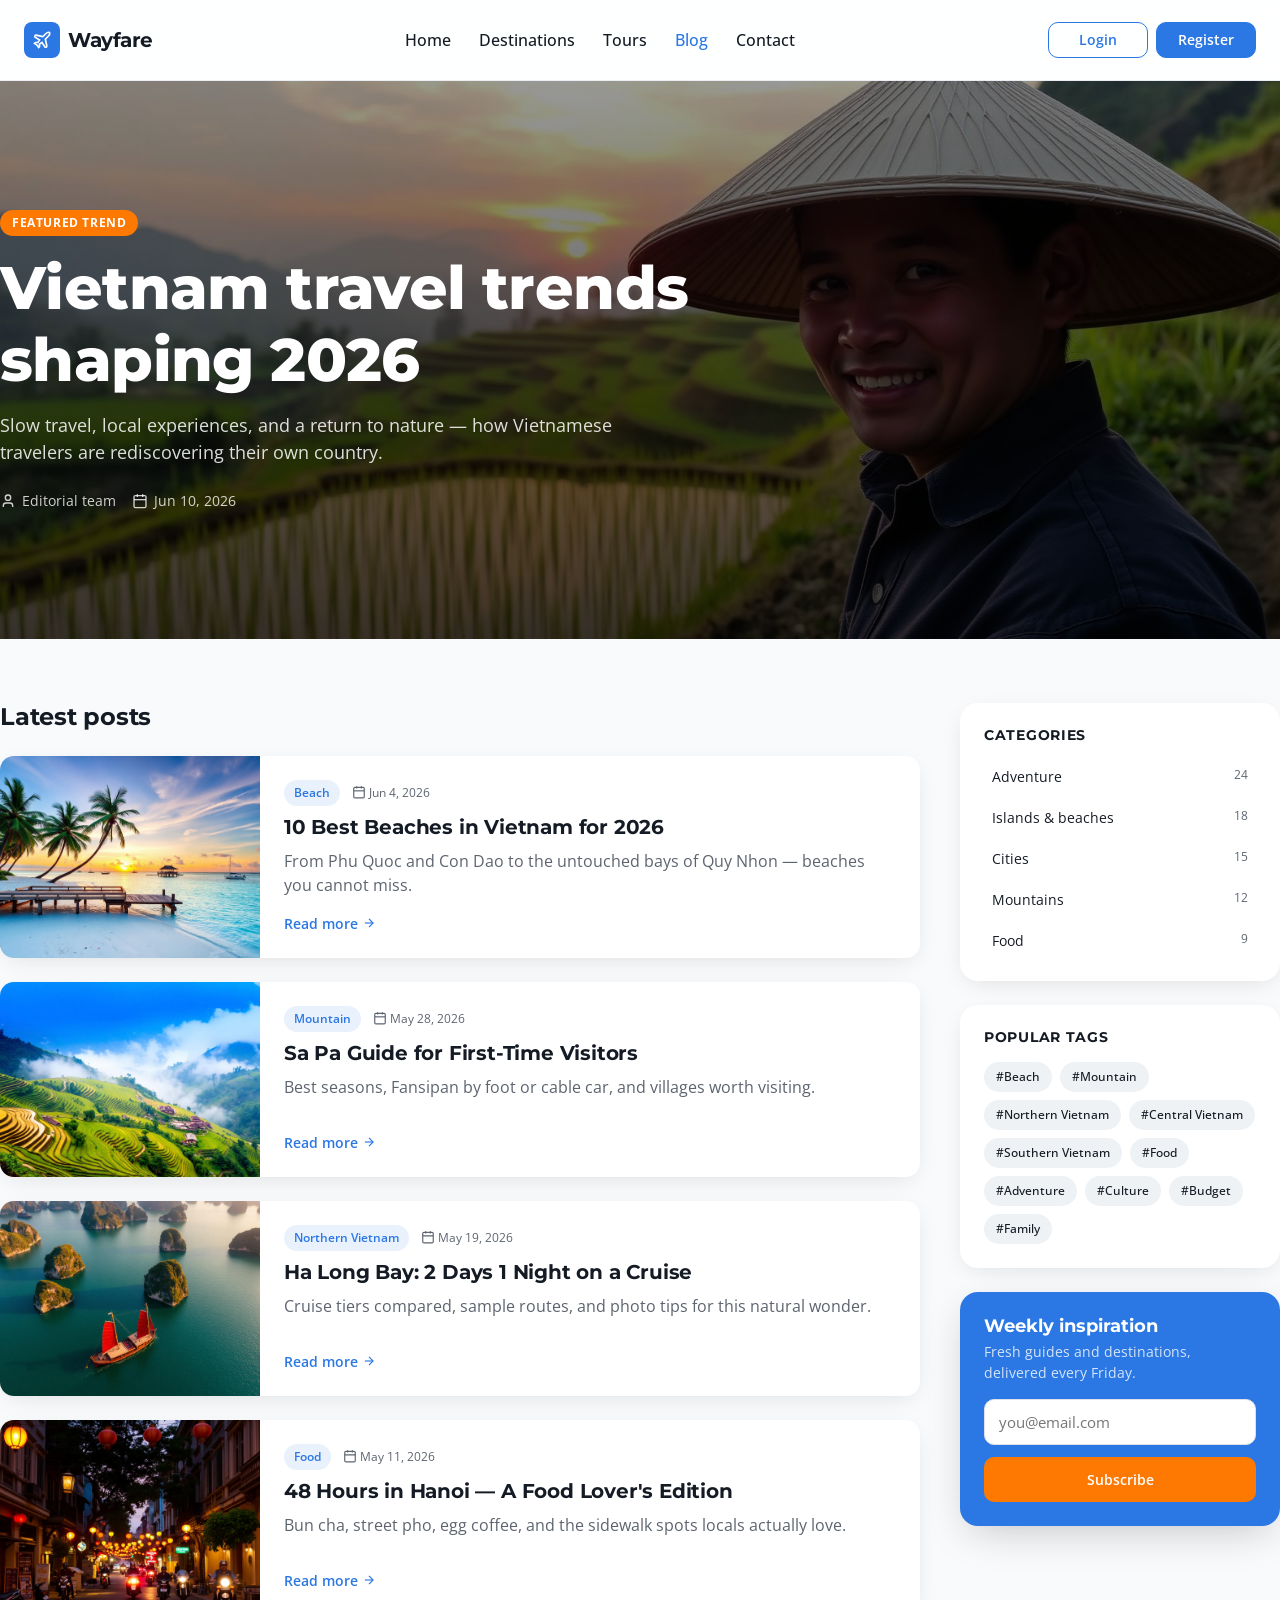
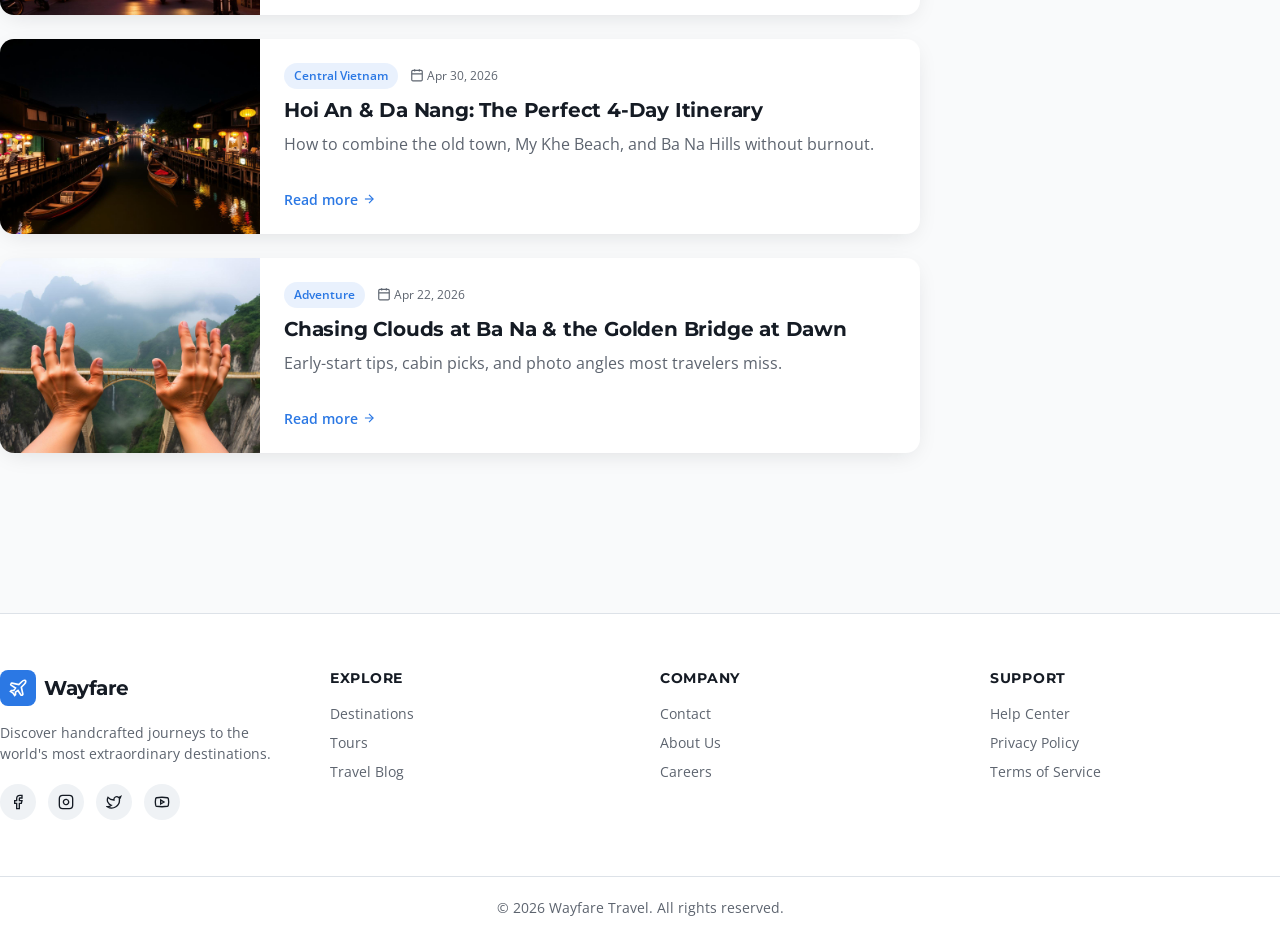
<file: blog.html>
<!DOCTYPE html>
<html lang="en">
<head>
  <meta charset="UTF-8">
  <meta name="viewport" content="width=device-width, initial-scale=1.0">
  <title>Travel Blog — Wayfare</title>
  <meta name="description" content="Guides, stories, and Vietnam travel tips from local experts and fellow travelers.">
  <link
    href="https://cdn.jsdelivr.net/npm/bootstrap@5.3.3/dist/css/bootstrap.min.css"
    rel="stylesheet"
    integrity="sha384-QWTKZyjpPEjISv5WaRU9OFeRpok6YctnYmDr5pNlyT2bRjXh0JMhjY6hW+ALEwIH"
    crossorigin="anonymous"
  >
  <link rel="stylesheet" href="css/styles.css">
</head>
<body class="site" data-page="blog">
  <header class="navbar">
    <div class="container navbar__inner">
      <a href="index.html" class="navbar__brand">
        <span class="navbar__logo">
          <svg class="icon" viewBox="0 0 24 24" fill="none" stroke="currentColor" stroke-width="2"><path d="M17.8 19.2 16 11l3.5-3.5C21 6 21.5 4 21 3c-1-.5-3 0-4.5 1.5L13 8 4.8 6.2c-.5-.1-.9.1-1.1.5l-.3.5c-.2.5-.1 1 .3 1.3L9 12l-2 3H4l-1 1 3 2 2 3 1-1v-3l3-2 3.5 5.3c.3.4.8.5 1.3.3l.5-.2c.4-.3.6-.7.5-1.2z"/></svg>
        </span>
        <span class="navbar__name">Wayfare</span>
      </a>
      <nav class="navbar__nav">
        <a href="index.html" class="btn-ghost-nav" data-nav-link="home">Home</a>
        <a href="destinations.html" class="btn-ghost-nav" data-nav-link="destinations">Destinations</a>
        <a href="tours.html" class="btn-ghost-nav" data-nav-link="tours">Tours</a>
        <a href="blog.html" class="btn-ghost-nav" data-nav-link="blog">Blog</a>
        <a href="contact.html" class="btn-ghost-nav" data-nav-link="contact">Contact</a>
      </nav>
      <div class="navbar__actions">
        <a href="login.html" class="btn-nav-auth btn-nav-auth--login" data-nav-link="login">Login</a>
        <a href="register.html" class="btn-nav-auth btn-nav-auth--register" data-nav-link="register">Register</a>
      </div>
      <button class="navbar__toggle" data-nav-toggle aria-label="Toggle menu" aria-expanded="false">
        <svg class="icon" data-icon-menu viewBox="0 0 24 24" fill="none" stroke="currentColor" stroke-width="2"><path d="M4 12h16"/><path d="M4 18h16"/><path d="M4 6h16"/></svg>
        <svg class="icon hidden" data-icon-close viewBox="0 0 24 24" fill="none" stroke="currentColor" stroke-width="2"><path d="M18 6 6 18"/><path d="m6 6 12 12"/></svg>
      </button>
    </div>
    <div class="navbar__mobile" data-nav-mobile>
      <div class="navbar__mobile-inner">
        <nav class="navbar__mobile-nav">
          <a href="index.html" class="btn-ghost-nav" data-nav-link="home">Home</a>
          <a href="destinations.html" class="btn-ghost-nav" data-nav-link="destinations">Destinations</a>
          <a href="tours.html" class="btn-ghost-nav" data-nav-link="tours">Tours</a>
          <a href="blog.html" class="btn-ghost-nav" data-nav-link="blog">Blog</a>
          <a href="contact.html" class="btn-ghost-nav" data-nav-link="contact">Contact</a>
          <div class="navbar__mobile-actions">
            <a href="login.html" class="btn-nav-auth btn-nav-auth--login" data-nav-link="login">Login</a>
            <a href="register.html" class="btn-nav-auth btn-nav-auth--register" data-nav-link="register">Register</a>
          </div>
        </nav>
      </div>
    </div>
  </header>

  <main class="main">
    <section class="blog-hero">
      <div class="blog-hero__bg">
        <img src="assets/blog-hero.jpg" alt="">
        <div class="blog-hero__overlay"></div>
      </div>
      <div class="container blog-hero__content">
        <span class="blog-hero__badge">Featured trend</span>
        <h1>Vietnam travel trends shaping 2026</h1>
        <p class="blog-hero__desc">Slow travel, local experiences, and a return to nature — how Vietnamese travelers are rediscovering their own country.</p>
        <div class="blog-hero__meta">
          <span>
            <svg class="icon--sm" viewBox="0 0 24 24" fill="none" stroke="currentColor" stroke-width="2"><path d="M19 21v-2a4 4 0 0 0-4-4H9a4 4 0 0 0-4 4v2"/><circle cx="12" cy="7" r="4"/></svg>
            Editorial team
          </span>
          <span>
            <svg class="icon--sm" viewBox="0 0 24 24" fill="none" stroke="currentColor" stroke-width="2"><rect width="18" height="18" x="3" y="4" rx="2"/><line x1="16" x2="16" y1="2" y2="6"/><line x1="8" x2="8" y1="2" y2="6"/><line x1="3" x2="21" y1="10" y2="10"/></svg>
            Jun 10, 2026
          </span>
        </div>
      </div>
    </section>

    <section class="container blog-layout">
      <div class="blog-feed">
        <h2>Latest posts</h2>
        <div class="blog-posts" id="blog-posts"></div>
      </div>

      <aside class="blog-sidebar">
        <div class="blog-sidebar__box">
          <h3>Categories</h3>
          <ul class="blog-sidebar__cats">
            <li><a href="blog.html">Adventure <span class="count">24</span></a></li>
            <li><a href="blog.html">Islands & beaches <span class="count">18</span></a></li>
            <li><a href="blog.html">Cities <span class="count">15</span></a></li>
            <li><a href="blog.html">Mountains <span class="count">12</span></a></li>
            <li><a href="blog.html">Food <span class="count">9</span></a></li>
          </ul>
        </div>

        <div class="blog-sidebar__box">
          <h3>Popular tags</h3>
          <div class="blog-tags">
            <a href="#">#Beach</a>
            <a href="#">#Mountain</a>
            <a href="#">#Northern Vietnam</a>
            <a href="#">#Central Vietnam</a>
            <a href="#">#Southern Vietnam</a>
            <a href="#">#Food</a>
            <a href="#">#Adventure</a>
            <a href="#">#Culture</a>
            <a href="#">#Budget</a>
            <a href="#">#Family</a>
          </div>
        </div>

        <div class="blog-sidebar__box newsletter">
          <h3>Weekly inspiration</h3>
          <p>Fresh guides and destinations, delivered every Friday.</p>
          <input type="email" class="field" placeholder="you@email.com">
          <button type="button" class="btn-cta">Subscribe</button>
        </div>
      </aside>
    </section>
  </main>

  <footer class="footer">
    <div class="container footer__grid">
      <div>
        <a href="index.html" class="navbar__brand">
          <span class="navbar__logo">
            <svg class="icon" viewBox="0 0 24 24" fill="none" stroke="currentColor" stroke-width="2"><path d="M17.8 19.2 16 11l3.5-3.5C21 6 21.5 4 21 3c-1-.5-3 0-4.5 1.5L13 8 4.8 6.2c-.5-.1-.9.1-1.1.5l-.3.5c-.2.5-.1 1 .3 1.3L9 12l-2 3H4l-1 1 3 2 2 3 1-1v-3l3-2 3.5 5.3c.3.4.8.5 1.3.3l.5-.2c.4-.3.6-.7.5-1.2z"/></svg>
          </span>
          <span class="navbar__name">Wayfare</span>
        </a>
        <p class="footer__desc">Discover handcrafted journeys to the world's most extraordinary destinations.</p>
        <div class="footer__social">
          <a href="#" aria-label="Facebook"><svg class="icon--sm" viewBox="0 0 24 24" fill="none" stroke="currentColor" stroke-width="2"><path d="M18 2h-3a5 5 0 0 0-5 5v3H7v4h3v8h4v-8h3l1-4h-4V7a1 1 0 0 1 1-1h3z"/></svg></a>
          <a href="#" aria-label="Instagram"><svg class="icon--sm" viewBox="0 0 24 24" fill="none" stroke="currentColor" stroke-width="2"><rect width="20" height="20" x="2" y="2" rx="5" ry="5"/><path d="M16 11.37A4 4 0 1 1 12.63 8 4 4 0 0 1 16 11.37z"/><line x1="17.5" x2="17.51" y1="6.5" y2="6.5"/></svg></a>
          <a href="#" aria-label="Twitter"><svg class="icon--sm" viewBox="0 0 24 24" fill="none" stroke="currentColor" stroke-width="2"><path d="M22 4s-.7 2.1-2 3.4c1.6 10-9.4 17.3-18 11.6 2.2.1 4.4-.6 6-2C3 15.5.5 9.6 3 5c2.2 2.6 5.6 4.1 9 4-.9-4.2 4-6.6 7-3.8 1.1 0 3-1.2 3-1.2z"/></svg></a>
          <a href="#" aria-label="Youtube"><svg class="icon--sm" viewBox="0 0 24 24" fill="none" stroke="currentColor" stroke-width="2"><path d="M2.5 17a24.12 24.12 0 0 1 0-10 2 2 0 0 1 1.4-1.4 49.56 49.56 0 0 1 16.2 0A2 2 0 0 1 21.5 7a24.12 24.12 0 0 1 0 10 2 2 0 0 1-1.4 1.4 49.55 49.55 0 0 1-16.2 0A2 2 0 0 1 2.5 17"/><path d="m10 15 5-3-5-3z"/></svg></a>
        </div>
      </div>
      <div>
        <h4 class="footer__col-title">Explore</h4>
        <ul class="footer__links">
          <li><a href="destinations.html">Destinations</a></li>
          <li><a href="tours.html">Tours</a></li>
          <li><a href="blog.html">Travel Blog</a></li>
        </ul>
      </div>
      <div>
        <h4 class="footer__col-title">Company</h4>
        <ul class="footer__links">
          <li><a href="contact.html">Contact</a></li>
          <li><a href="index.html">About Us</a></li>
          <li><a href="index.html">Careers</a></li>
        </ul>
      </div>
      <div>
        <h4 class="footer__col-title">Support</h4>
        <ul class="footer__links">
          <li><a href="contact.html">Help Center</a></li>
          <li><a href="index.html">Privacy Policy</a></li>
          <li><a href="index.html">Terms of Service</a></li>
        </ul>
      </div>
    </div>
    <div class="footer__bottom">
      <div class="container">© <span id="footer-year"></span> Wayfare Travel. All rights reserved.</div>
    </div>
  </footer>

  <script src="js/data.js"></script>
  
  <script src="assets/js/api.js"></script>
  <script src="assets/js/auth.js"></script>
  <script src="assets/js/navbar.js"></script>
  <script src="js/main.js"></script>
  <script src="js/blog.js"></script>
  <script
    src="https://cdn.jsdelivr.net/npm/bootstrap@5.3.3/dist/js/bootstrap.bundle.min.js"
    integrity="sha384-YvpcrYf0tY3lHB60NNkmXc5s9fDVZLESaAA55NDzOxhy9GkcIdslK1eN7N6jIeHz"
    crossorigin="anonymous"
  ></script>
</body>
</html>
</file>
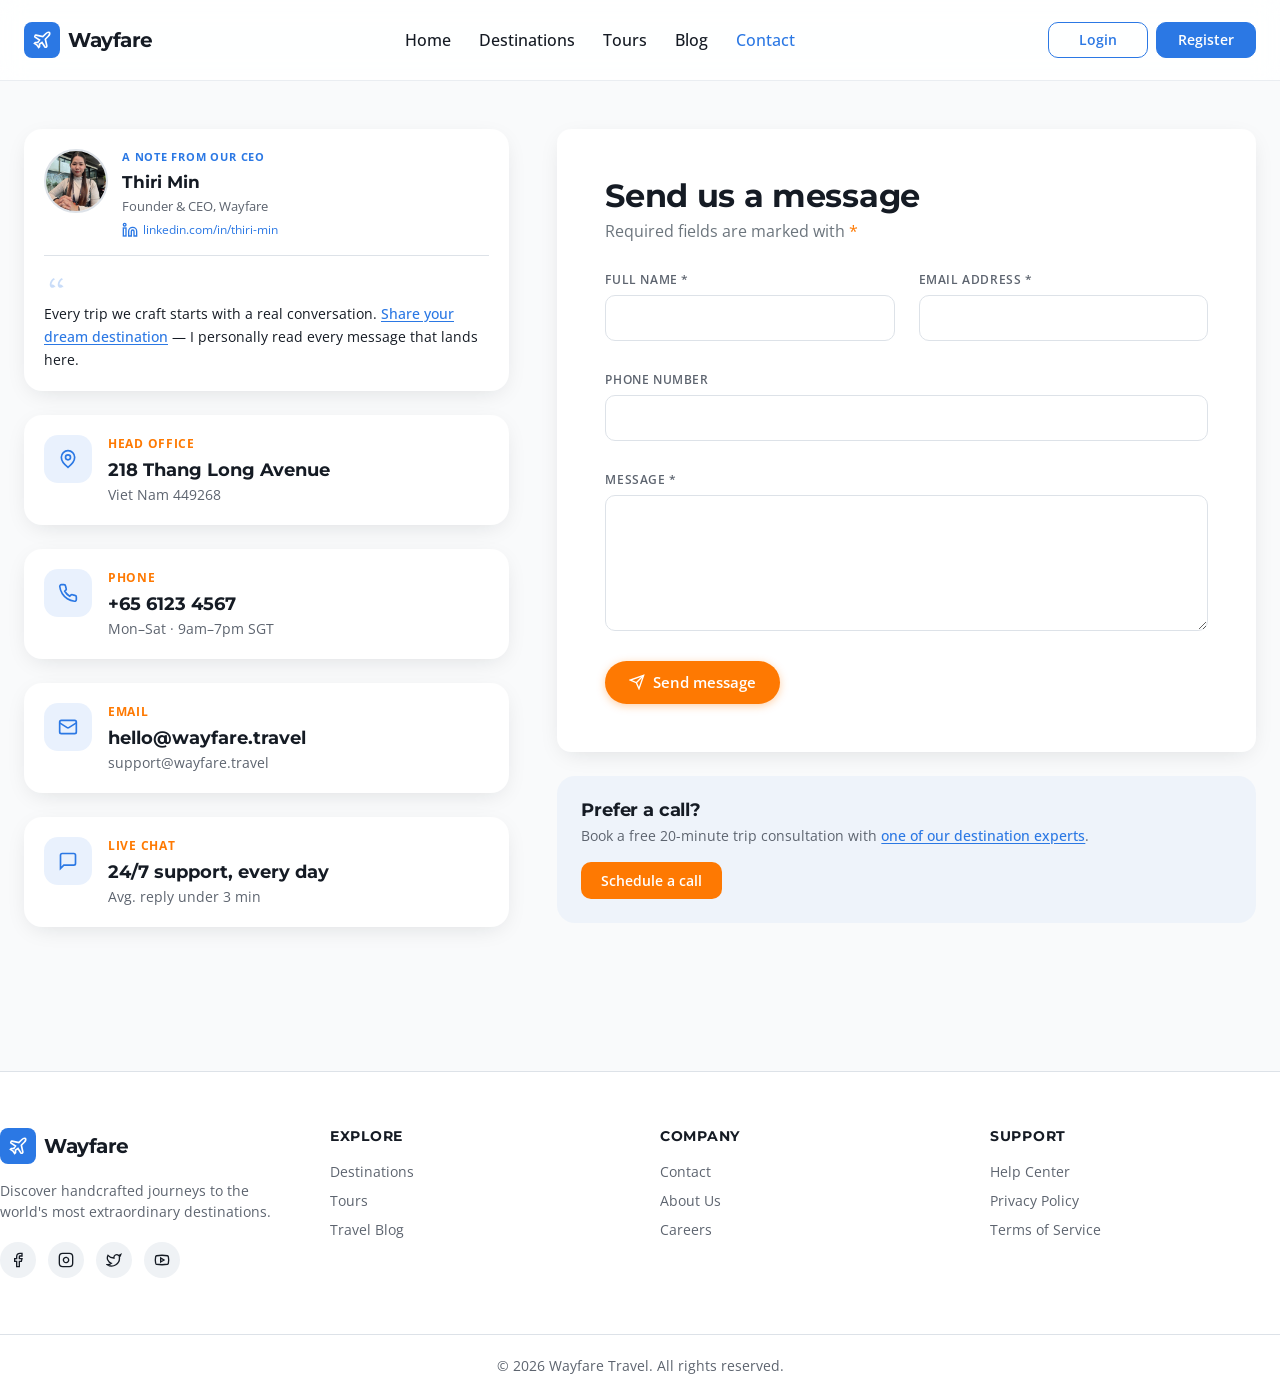
<file: contact.html>
<!DOCTYPE html>
<html lang="en">
<head>
  <meta charset="UTF-8">
  <meta name="viewport" content="width=device-width, initial-scale=1.0">
  <title>Contact — Wayfare</title>
  <meta name="description" content="Get in touch with the Wayfare team. We answer every email within one business day.">
  <link
    href="https://cdn.jsdelivr.net/npm/bootstrap@5.3.3/dist/css/bootstrap.min.css"
    rel="stylesheet"
    integrity="sha384-QWTKZyjpPEjISv5WaRU9OFeRpok6YctnYmDr5pNlyT2bRjXh0JMhjY6hW+ALEwIH"
    crossorigin="anonymous"
  >
  <link rel="stylesheet" href="css/styles.css">
</head>
<body class="site" data-page="contact">
  <header class="navbar">
    <div class="container navbar__inner">
      <a href="index.html" class="navbar__brand">
        <span class="navbar__logo">
          <svg class="icon" viewBox="0 0 24 24" fill="none" stroke="currentColor" stroke-width="2"><path d="M17.8 19.2 16 11l3.5-3.5C21 6 21.5 4 21 3c-1-.5-3 0-4.5 1.5L13 8 4.8 6.2c-.5-.1-.9.1-1.1.5l-.3.5c-.2.5-.1 1 .3 1.3L9 12l-2 3H4l-1 1 3 2 2 3 1-1v-3l3-2 3.5 5.3c.3.4.8.5 1.3.3l.5-.2c.4-.3.6-.7.5-1.2z"/></svg>
        </span>
        <span class="navbar__name">Wayfare</span>
      </a>
      <nav class="navbar__nav">
        <a href="index.html" class="btn-ghost-nav" data-nav-link="home">Home</a>
        <a href="destinations.html" class="btn-ghost-nav" data-nav-link="destinations">Destinations</a>
        <a href="tours.html" class="btn-ghost-nav" data-nav-link="tours">Tours</a>
        <a href="blog.html" class="btn-ghost-nav" data-nav-link="blog">Blog</a>
        <a href="contact.html" class="btn-ghost-nav" data-nav-link="contact">Contact</a>
      </nav>
      <div class="navbar__actions">
        <a href="login.html" class="btn-nav-auth btn-nav-auth--login" data-nav-link="login">Login</a>
        <a href="register.html" class="btn-nav-auth btn-nav-auth--register" data-nav-link="register">Register</a>
      </div>
      <button class="navbar__toggle" data-nav-toggle aria-label="Toggle menu" aria-expanded="false">
        <svg class="icon" data-icon-menu viewBox="0 0 24 24" fill="none" stroke="currentColor" stroke-width="2"><path d="M4 12h16"/><path d="M4 18h16"/><path d="M4 6h16"/></svg>
        <svg class="icon hidden" data-icon-close viewBox="0 0 24 24" fill="none" stroke="currentColor" stroke-width="2"><path d="M18 6 6 18"/><path d="m6 6 12 12"/></svg>
      </button>
    </div>
    <div class="navbar__mobile" data-nav-mobile>
      <div class="navbar__mobile-inner">
        <nav class="navbar__mobile-nav">
          <a href="index.html" class="btn-ghost-nav" data-nav-link="home">Home</a>
          <a href="destinations.html" class="btn-ghost-nav" data-nav-link="destinations">Destinations</a>
          <a href="tours.html" class="btn-ghost-nav" data-nav-link="tours">Tours</a>
          <a href="blog.html" class="btn-ghost-nav" data-nav-link="blog">Blog</a>
          <a href="contact.html" class="btn-ghost-nav" data-nav-link="contact">Contact</a>
          <div class="navbar__mobile-actions">
            <a href="login.html" class="btn-nav-auth btn-nav-auth--login" data-nav-link="login">Login</a>
            <a href="register.html" class="btn-nav-auth btn-nav-auth--register" data-nav-link="register">Register</a>
          </div>
        </nav>
      </div>
    </div>
  </header>

  <main class="main">
    <section class="container py-5">
      <div class="row g-4 g-lg-5 align-items-start">
        <div class="col-12 col-lg-5 d-grid gap-4">

          <!-- CEO Note Card -->
          <div class="ceo-card">
            <div class="ceo-card__header">
              <img src="assets/thiri.jpg" alt="Thiri Min" class="ceo-card__photo">
              <div class="ceo-card__meta">
                <div class="ceo-card__note-label">A note from our CEO</div>
                <div class="ceo-card__name">Thiri Min</div>
                <div class="ceo-card__title">Founder &amp; CEO, Wayfare</div>
                <a href="https://www.linkedin.com/in/thiri-min" class="ceo-card__linkedin" target="_blank" rel="noopener">
                  <svg class="icon--sm" viewBox="0 0 24 24" fill="none" stroke="currentColor" stroke-width="2"><path d="M16 8a6 6 0 0 1 6 6v7h-4v-7a2 2 0 0 0-2-2 2 2 0 0 0-2 2v7h-4v-7a6 6 0 0 1 6-6z"/><rect width="4" height="12" x="2" y="9"/><circle cx="4" cy="4" r="2"/></svg>
                  linkedin.com/in/thiri-min
                </a>
              </div>
            </div>
            <div class="ceo-card__body">
              <svg class="ceo-card__quote" viewBox="0 0 24 24" fill="currentColor"><path d="M11.192 15.757c0-.88-.23-1.618-.69-2.217-.326-.412-.768-.683-1.327-.812-.55-.128-1.07-.137-1.54-.028-.16-.95.1-1.95.76-3 .66-1.06 1.5-1.78 2.5-2.16l-1.0-1.44c-1.18.5-2.17 1.34-2.96 2.53-.8 1.18-1.2 2.43-1.2 3.75 0 1.06.27 1.9.8 2.54.54.63 1.24.95 2.1.95.87 0 1.57-.27 2.1-.8.54-.54.81-1.22.81-2.06zm8 0c0-.88-.23-1.618-.69-2.217-.326-.412-.768-.683-1.327-.812-.55-.128-1.07-.137-1.54-.028-.16-.95.1-1.95.76-3 .66-1.06 1.5-1.78 2.5-2.16l-1-1.44c-1.18.5-2.17 1.34-2.96 2.53-.8 1.18-1.2 2.43-1.2 3.75 0 1.06.27 1.9.8 2.54.54.63 1.24.95 2.1.95.87 0 1.57-.27 2.1-.8.54-.54.81-1.22.81-2.06z"/></svg>
              <p>Every trip we craft starts with a real conversation. <a href="#contact-form" class="ceo-card__link">Share your dream destination</a> — I personally read every message that lands here.</p>
            </div>
          </div>

          <!-- Info Cards -->
          <div class="info-card">
            <div class="info-card__icon">
              <svg class="icon" viewBox="0 0 24 24" fill="none" stroke="currentColor" stroke-width="2"><path d="M20 10c0 6-8 12-8 12s-8-6-8-12a8 8 0 0 1 16 0Z"/><circle cx="12" cy="10" r="3"/></svg>
            </div>
            <div>
              <div class="info-card__label">Head Office</div>
              <div class="info-card__primary">218 Thang Long Avenue</div>
              <div class="info-card__secondary">Viet Nam 449268</div>
            </div>
          </div>
          <div class="info-card">
            <div class="info-card__icon">
              <svg class="icon" viewBox="0 0 24 24" fill="none" stroke="currentColor" stroke-width="2"><path d="M22 16.92v3a2 2 0 0 1-2.18 2 19.79 19.79 0 0 1-8.63-3.07 19.5 19.5 0 0 1-6-6 19.79 19.79 0 0 1-3.07-8.67A2 2 0 0 1 4.11 2h3a2 2 0 0 1 2 1.72 12.84 12.84 0 0 0 .7 2.81 2 2 0 0 1-.45 2.11L8.09 9.91a16 16 0 0 0 6 6l1.27-1.27a2 2 0 0 1 2.11-.45 12.84 12.84 0 0 0 2.81.7A2 2 0 0 1 22 16.92z"/></svg>
            </div>
            <div>
              <div class="info-card__label">Phone</div>
              <div class="info-card__primary">+65 6123 4567</div>
              <div class="info-card__secondary">Mon–Sat · 9am–7pm SGT</div>
            </div>
          </div>
          <div class="info-card">
            <div class="info-card__icon">
              <svg class="icon" viewBox="0 0 24 24" fill="none" stroke="currentColor" stroke-width="2"><rect width="20" height="16" x="2" y="4" rx="2"/><path d="m22 7-8.97 5.7a1.94 1.94 0 0 1-2.06 0L2 7"/></svg>
            </div>
            <div>
              <div class="info-card__label">Email</div>
              <div class="info-card__primary">hello@wayfare.travel</div>
              <div class="info-card__secondary">support@wayfare.travel</div>
            </div>
          </div>
          <div class="info-card">
            <div class="info-card__icon">
              <svg class="icon" viewBox="0 0 24 24" fill="none" stroke="currentColor" stroke-width="2"><path d="M21 15a2 2 0 0 1-2 2H7l-4 4V5a2 2 0 0 1 2-2h14a2 2 0 0 1 2 2z"/></svg>
            </div>
            <div>
              <div class="info-card__label">Live Chat</div>
              <div class="info-card__primary">24/7 support, every day</div>
              <div class="info-card__secondary">Avg. reply under 3 min</div>
            </div>
          </div>
        </div>

        <div class="col-12 col-lg-7 d-grid gap-4">
          <form id="contact-form" class="card-surface p-4 p-sm-5" novalidate>
            <h2 class="mb-1">Send us a message</h2>
            <p class="text-secondary mb-0">Required fields are marked with <span style="color:var(--accent)">*</span></p>

            <div id="form-success" class="form-success alert alert-success mt-4 mb-0" role="alert">
              <svg viewBox="0 0 24 24" fill="none" stroke="currentColor" stroke-width="2"><path d="M22 11.08V12a10 10 0 1 1-5.93-9.14"/><path d="m9 11 3 3L22 4"/></svg>
              <span>Thanks! Your message has been sent. We'll be in touch within 24 hours.</span>
            </div>

            <div class="row g-4 mt-1">
              <div class="col-12 col-md-6">
                <label for="contact-name" class="field-label form-label">FULL NAME *</label>
                <input id="contact-name" type="text" name="name" class="field form-control" autocomplete="name">
                <span class="field-error invalid-feedback d-block" data-error="name"></span>
              </div>
              <div class="col-12 col-md-6">
                <label for="contact-email" class="field-label form-label">EMAIL ADDRESS *</label>
                <input id="contact-email" type="email" name="email" class="field form-control" autocomplete="email">
                <span class="field-error invalid-feedback d-block" data-error="email"></span>
              </div>
              <div class="col-12">
                <label for="contact-phone" class="field-label form-label">PHONE NUMBER</label>
                <input id="contact-phone" type="tel" name="phone" class="field form-control" autocomplete="tel">
                <span class="field-error invalid-feedback d-block" data-error="phone"></span>
              </div>
              <div class="col-12">
                <label for="contact-message" class="field-label form-label">MESSAGE *</label>
                <textarea id="contact-message" name="message" rows="5" class="field form-control"></textarea>
                <span class="field-error invalid-feedback d-block" data-error="message"></span>
              </div>
            </div>

            <button type="submit" id="btn-send-message" class="btn-send-msg mt-4">
              <svg class="icon--sm" viewBox="0 0 24 24" fill="none" stroke="currentColor" stroke-width="2"><path d="m22 2-7 20-4-9-9-4Z"/><path d="M22 2 11 13"/></svg>
              Send message
            </button>
          </form>

          <div class="cta-box">
            <h3>Prefer a call?</h3>
            <p>Book a free 20-minute trip consultation with <a href="#" class="cta-box__link">one of our destination experts</a>.</p>
            <button type="button" class="btn-cta btn-cta--sm" id="btn-schedule-call">Schedule a call</button>
          </div>
        </div>
      </div>
    </section>
  </main>

  <footer class="footer">
    <div class="container footer__grid">
      <div>
        <a href="index.html" class="navbar__brand">
          <span class="navbar__logo">
            <svg class="icon" viewBox="0 0 24 24" fill="none" stroke="currentColor" stroke-width="2"><path d="M17.8 19.2 16 11l3.5-3.5C21 6 21.5 4 21 3c-1-.5-3 0-4.5 1.5L13 8 4.8 6.2c-.5-.1-.9.1-1.1.5l-.3.5c-.2.5-.1 1 .3 1.3L9 12l-2 3H4l-1 1 3 2 2 3 1-1v-3l3-2 3.5 5.3c.3.4.8.5 1.3.3l.5-.2c.4-.3.6-.7.5-1.2z"/></svg>
          </span>
          <span class="navbar__name">Wayfare</span>
        </a>
        <p class="footer__desc">Discover handcrafted journeys to the world's most extraordinary destinations.</p>
        <div class="footer__social">
          <a href="#" aria-label="Facebook"><svg class="icon--sm" viewBox="0 0 24 24" fill="none" stroke="currentColor" stroke-width="2"><path d="M18 2h-3a5 5 0 0 0-5 5v3H7v4h3v8h4v-8h3l1-4h-4V7a1 1 0 0 1 1-1h3z"/></svg></a>
          <a href="#" aria-label="Instagram"><svg class="icon--sm" viewBox="0 0 24 24" fill="none" stroke="currentColor" stroke-width="2"><rect width="20" height="20" x="2" y="2" rx="5" ry="5"/><path d="M16 11.37A4 4 0 1 1 12.63 8 4 4 0 0 1 16 11.37z"/><line x1="17.5" x2="17.51" y1="6.5" y2="6.5"/></svg></a>
          <a href="#" aria-label="Twitter"><svg class="icon--sm" viewBox="0 0 24 24" fill="none" stroke="currentColor" stroke-width="2"><path d="M22 4s-.7 2.1-2 3.4c1.6 10-9.4 17.3-18 11.6 2.2.1 4.4-.6 6-2C3 15.5.5 9.6 3 5c2.2 2.6 5.6 4.1 9 4-.9-4.2 4-6.6 7-3.8 1.1 0 3-1.2 3-1.2z"/></svg></a>
          <a href="#" aria-label="Youtube"><svg class="icon--sm" viewBox="0 0 24 24" fill="none" stroke="currentColor" stroke-width="2"><path d="M2.5 17a24.12 24.12 0 0 1 0-10 2 2 0 0 1 1.4-1.4 49.56 49.56 0 0 1 16.2 0A2 2 0 0 1 21.5 7a24.12 24.12 0 0 1 0 10 2 2 0 0 1-1.4 1.4 49.55 49.55 0 0 1-16.2 0A2 2 0 0 1 2.5 17"/><path d="m10 15 5-3-5-3z"/></svg></a>
        </div>
      </div>
      <div>
        <h4 class="footer__col-title">Explore</h4>
        <ul class="footer__links">
          <li><a href="destinations.html">Destinations</a></li>
          <li><a href="tours.html">Tours</a></li>
          <li><a href="blog.html">Travel Blog</a></li>
        </ul>
      </div>
      <div>
        <h4 class="footer__col-title">Company</h4>
        <ul class="footer__links">
          <li><a href="contact.html">Contact</a></li>
          <li><a href="index.html">About Us</a></li>
          <li><a href="index.html">Careers</a></li>
        </ul>
      </div>
      <div>
        <h4 class="footer__col-title">Support</h4>
        <ul class="footer__links">
          <li><a href="contact.html">Help Center</a></li>
          <li><a href="index.html">Privacy Policy</a></li>
          <li><a href="index.html">Terms of Service</a></li>
        </ul>
      </div>
    </div>
    <div class="footer__bottom">
      <div class="container">© <span id="footer-year"></span> Wayfare Travel. All rights reserved.</div>
    </div>
  </footer>

  
  <script src="assets/js/api.js"></script>
  <script src="assets/js/auth.js"></script>
  <script src="assets/js/navbar.js"></script>
  <script src="js/main.js"></script>
  <script src="js/contact.js"></script>
  <script
    src="https://cdn.jsdelivr.net/npm/bootstrap@5.3.3/dist/js/bootstrap.bundle.min.js"
    integrity="sha384-YvpcrYf0tY3lHB60NNkmXc5s9fDVZLESaAA55NDzOxhy9GkcIdslK1eN7N6jIeHz"
    crossorigin="anonymous"
  ></script>
</body>
</html>
</file>
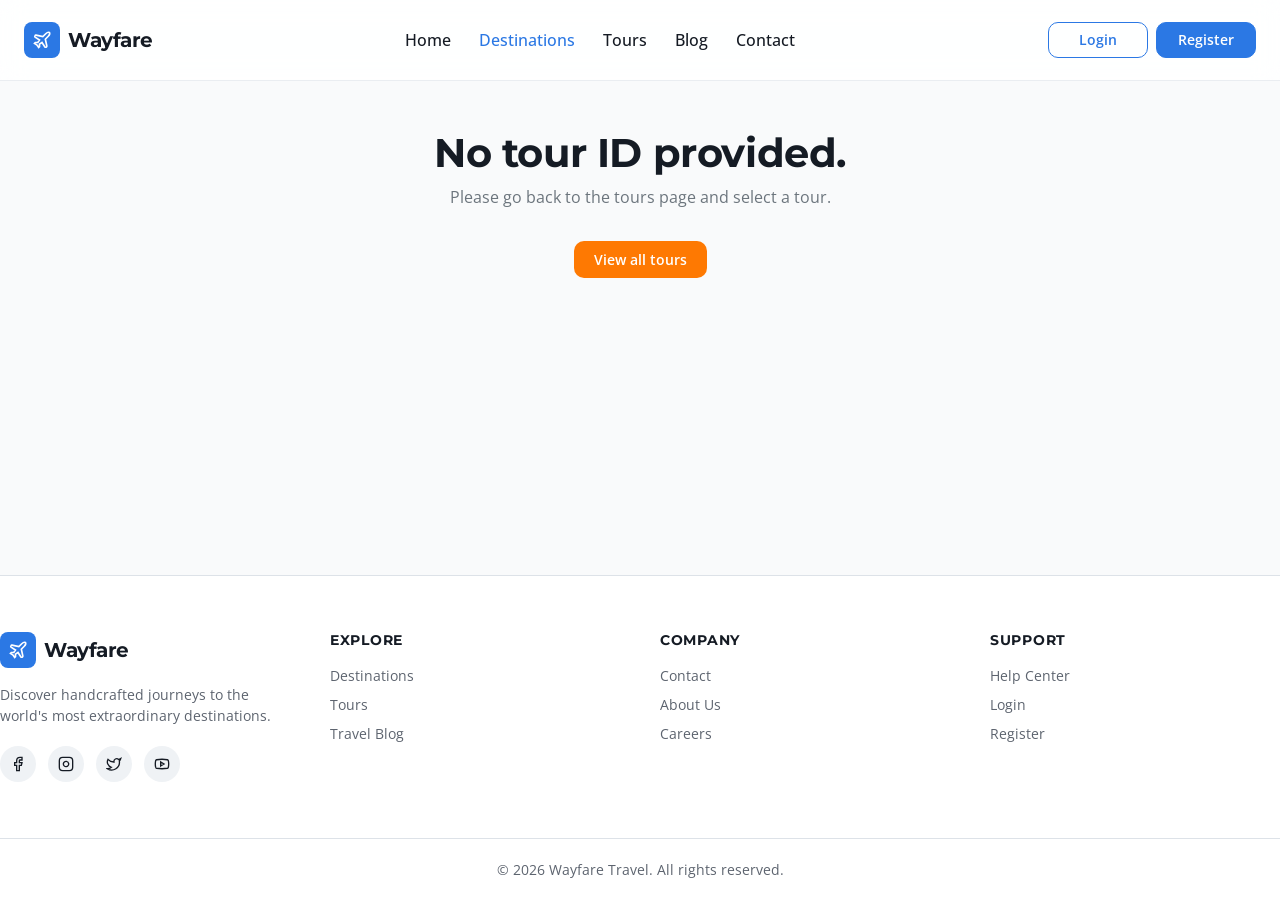
<file: destination-detail.html>
<!DOCTYPE html>
<html lang="en">
<head>
  <meta charset="UTF-8">
  <meta name="viewport" content="width=device-width, initial-scale=1.0">
  <title>Destination — Wayfare</title>
  <meta name="description" content="Explore destination details, highlights, and plan your trip with Wayfare.">
  <link
    href="https://cdn.jsdelivr.net/npm/bootstrap@5.3.3/dist/css/bootstrap.min.css"
    rel="stylesheet"
    integrity="sha384-QWTKZyjpPEjISv5WaRU9OFeRpok6YctnYmDr5pNlyT2bRjXh0JMhjY6hW+ALEwIH"
    crossorigin="anonymous"
  >
  <link rel="stylesheet" href="css/styles.css">
</head>
<body class="site" data-page="destinations">
  <header class="navbar">
    <div class="container navbar__inner">
      <a href="index.html" class="navbar__brand">
        <span class="navbar__logo">
          <svg class="icon" viewBox="0 0 24 24" fill="none" stroke="currentColor" stroke-width="2"><path d="M17.8 19.2 16 11l3.5-3.5C21 6 21.5 4 21 3c-1-.5-3 0-4.5 1.5L13 8 4.8 6.2c-.5-.1-.9.1-1.1.5l-.3.5c-.2.5-.1 1 .3 1.3L9 12l-2 3H4l-1 1 3 2 2 3 1-1v-3l3-2 3.5 5.3c.3.4.8.5 1.3.3l.5-.2c.4-.3.6-.7.5-1.2z"/></svg>
        </span>
        <span class="navbar__name">Wayfare</span>
      </a>
      <nav class="navbar__nav">
        <a href="index.html" class="btn-ghost-nav" data-nav-link="home">Home</a>
        <a href="destinations.html" class="btn-ghost-nav" data-nav-link="destinations">Destinations</a>
        <a href="tours.html" class="btn-ghost-nav" data-nav-link="tours">Tours</a>
        <a href="blog.html" class="btn-ghost-nav" data-nav-link="blog">Blog</a>
        <a href="contact.html" class="btn-ghost-nav" data-nav-link="contact">Contact</a>
      </nav>
      <div class="navbar__actions">
        <a href="login.html" class="btn-nav-auth btn-nav-auth--login" data-nav-link="login">Login</a>
        <a href="register.html" class="btn-nav-auth btn-nav-auth--register" data-nav-link="register">Register</a>
      </div>
      <button class="navbar__toggle" data-nav-toggle aria-label="Toggle menu" aria-expanded="false">
        <svg class="icon" data-icon-menu viewBox="0 0 24 24" fill="none" stroke="currentColor" stroke-width="2"><path d="M4 12h16"/><path d="M4 18h16"/><path d="M4 6h16"/></svg>
        <svg class="icon hidden" data-icon-close viewBox="0 0 24 24" fill="none" stroke="currentColor" stroke-width="2"><path d="M18 6 6 18"/><path d="m6 6 12 12"/></svg>
      </button>
    </div>
    <div class="navbar__mobile" data-nav-mobile>
      <div class="navbar__mobile-inner">
        <nav class="navbar__mobile-nav">
          <a href="index.html" class="btn-ghost-nav" data-nav-link="home">Home</a>
          <a href="destinations.html" class="btn-ghost-nav" data-nav-link="destinations">Destinations</a>
          <a href="tours.html" class="btn-ghost-nav" data-nav-link="tours">Tours</a>
          <a href="blog.html" class="btn-ghost-nav" data-nav-link="blog">Blog</a>
          <a href="contact.html" class="btn-ghost-nav" data-nav-link="contact">Contact</a>
          <div class="navbar__mobile-actions">
            <a href="login.html" class="btn-nav-auth btn-nav-auth--login" data-nav-link="login">Login</a>
            <a href="register.html" class="btn-nav-auth btn-nav-auth--register" data-nav-link="register">Register</a>
          </div>
        </nav>
      </div>
    </div>
  </header>

  <main class="main" id="dest-detail-root">
    <div class="container py-5 text-center">
      <p class="text-secondary mb-0">Loading destination…</p>
    </div>
  </main>

  <footer class="footer">
    <div class="container footer__grid">
      <div>
        <a href="index.html" class="navbar__brand">
          <span class="navbar__logo">
            <svg class="icon" viewBox="0 0 24 24" fill="none" stroke="currentColor" stroke-width="2"><path d="M17.8 19.2 16 11l3.5-3.5C21 6 21.5 4 21 3c-1-.5-3 0-4.5 1.5L13 8 4.8 6.2c-.5-.1-.9.1-1.1.5l-.3.5c-.2.5-.1 1 .3 1.3L9 12l-2 3H4l-1 1 3 2 2 3 1-1v-3l3-2 3.5 5.3c.3.4.8.5 1.3.3l.5-.2c.4-.3.6-.7.5-1.2z"/></svg>
          </span>
          <span class="navbar__name">Wayfare</span>
        </a>
        <p class="footer__desc">Discover handcrafted journeys to the world's most extraordinary destinations.</p>
        <div class="footer__social">
          <a href="#" aria-label="Facebook"><svg class="icon--sm" viewBox="0 0 24 24" fill="none" stroke="currentColor" stroke-width="2"><path d="M18 2h-3a5 5 0 0 0-5 5v3H7v4h3v8h4v-8h3l1-4h-4V7a1 1 0 0 1 1-1h3z"/></svg></a>
          <a href="#" aria-label="Instagram"><svg class="icon--sm" viewBox="0 0 24 24" fill="none" stroke="currentColor" stroke-width="2"><rect width="20" height="20" x="2" y="2" rx="5" ry="5"/><path d="M16 11.37A4 4 0 1 1 12.63 8 4 4 0 0 1 16 11.37z"/><line x1="17.5" x2="17.51" y1="6.5" y2="6.5"/></svg></a>
          <a href="#" aria-label="Twitter"><svg class="icon--sm" viewBox="0 0 24 24" fill="none" stroke="currentColor" stroke-width="2"><path d="M22 4s-.7 2.1-2 3.4c1.6 10-9.4 17.3-18 11.6 2.2.1 4.4-.6 6-2C3 15.5.5 9.6 3 5c2.2 2.6 5.6 4.1 9 4-.9-4.2 4-6.6 7-3.8 1.1 0 3-1.2 3-1.2z"/></svg></a>
          <a href="#" aria-label="Youtube"><svg class="icon--sm" viewBox="0 0 24 24" fill="none" stroke="currentColor" stroke-width="2"><path d="M2.5 17a24.12 24.12 0 0 1 0-10 2 2 0 0 1 1.4-1.4 49.56 49.56 0 0 1 16.2 0A2 2 0 0 1 21.5 7a24.12 24.12 0 0 1 0 10 2 2 0 0 1-1.4 1.4 49.55 49.55 0 0 1-16.2 0A2 2 0 0 1 2.5 17"/><path d="m10 15 5-3-5-3z"/></svg></a>
        </div>
      </div>
      <div>
        <h4 class="footer__col-title">Explore</h4>
        <ul class="footer__links">
          <li><a href="destinations.html">Destinations</a></li>
          <li><a href="tours.html">Tours</a></li>
          <li><a href="blog.html">Travel Blog</a></li>
        </ul>
      </div>
      <div>
        <h4 class="footer__col-title">Company</h4>
        <ul class="footer__links">
          <li><a href="contact.html">Contact</a></li>
          <li><a href="index.html">About Us</a></li>
          <li><a href="index.html">Careers</a></li>
        </ul>
      </div>
      <div>
        <h4 class="footer__col-title">Support</h4>
        <ul class="footer__links">
          <li><a href="contact.html">Help Center</a></li>
          <li><a href="login.html">Login</a></li>
          <li><a href="register.html">Register</a></li>
        </ul>
      </div>
    </div>
    <div class="footer__bottom">
      <div class="container">© <span id="footer-year"></span> Wayfare Travel. All rights reserved.</div>
    </div>
  </footer>

  <script src="js/data.js"></script>
  
  <script src="assets/js/api.js"></script>
  <script src="assets/js/auth.js"></script>
  <script src="assets/js/navbar.js"></script>
  <script src="js/main.js"></script>
  <script src="js/destination-detail.js"></script>
  <script
    src="https://cdn.jsdelivr.net/npm/bootstrap@5.3.3/dist/js/bootstrap.bundle.min.js"
    integrity="sha384-YvpcrYf0tY3lHB60NNkmXc5s9fDVZLESaAA55NDzOxhy9GkcIdslK1eN7N6jIeHz"
    crossorigin="anonymous"
  ></script>
</body>
</html>
</file>
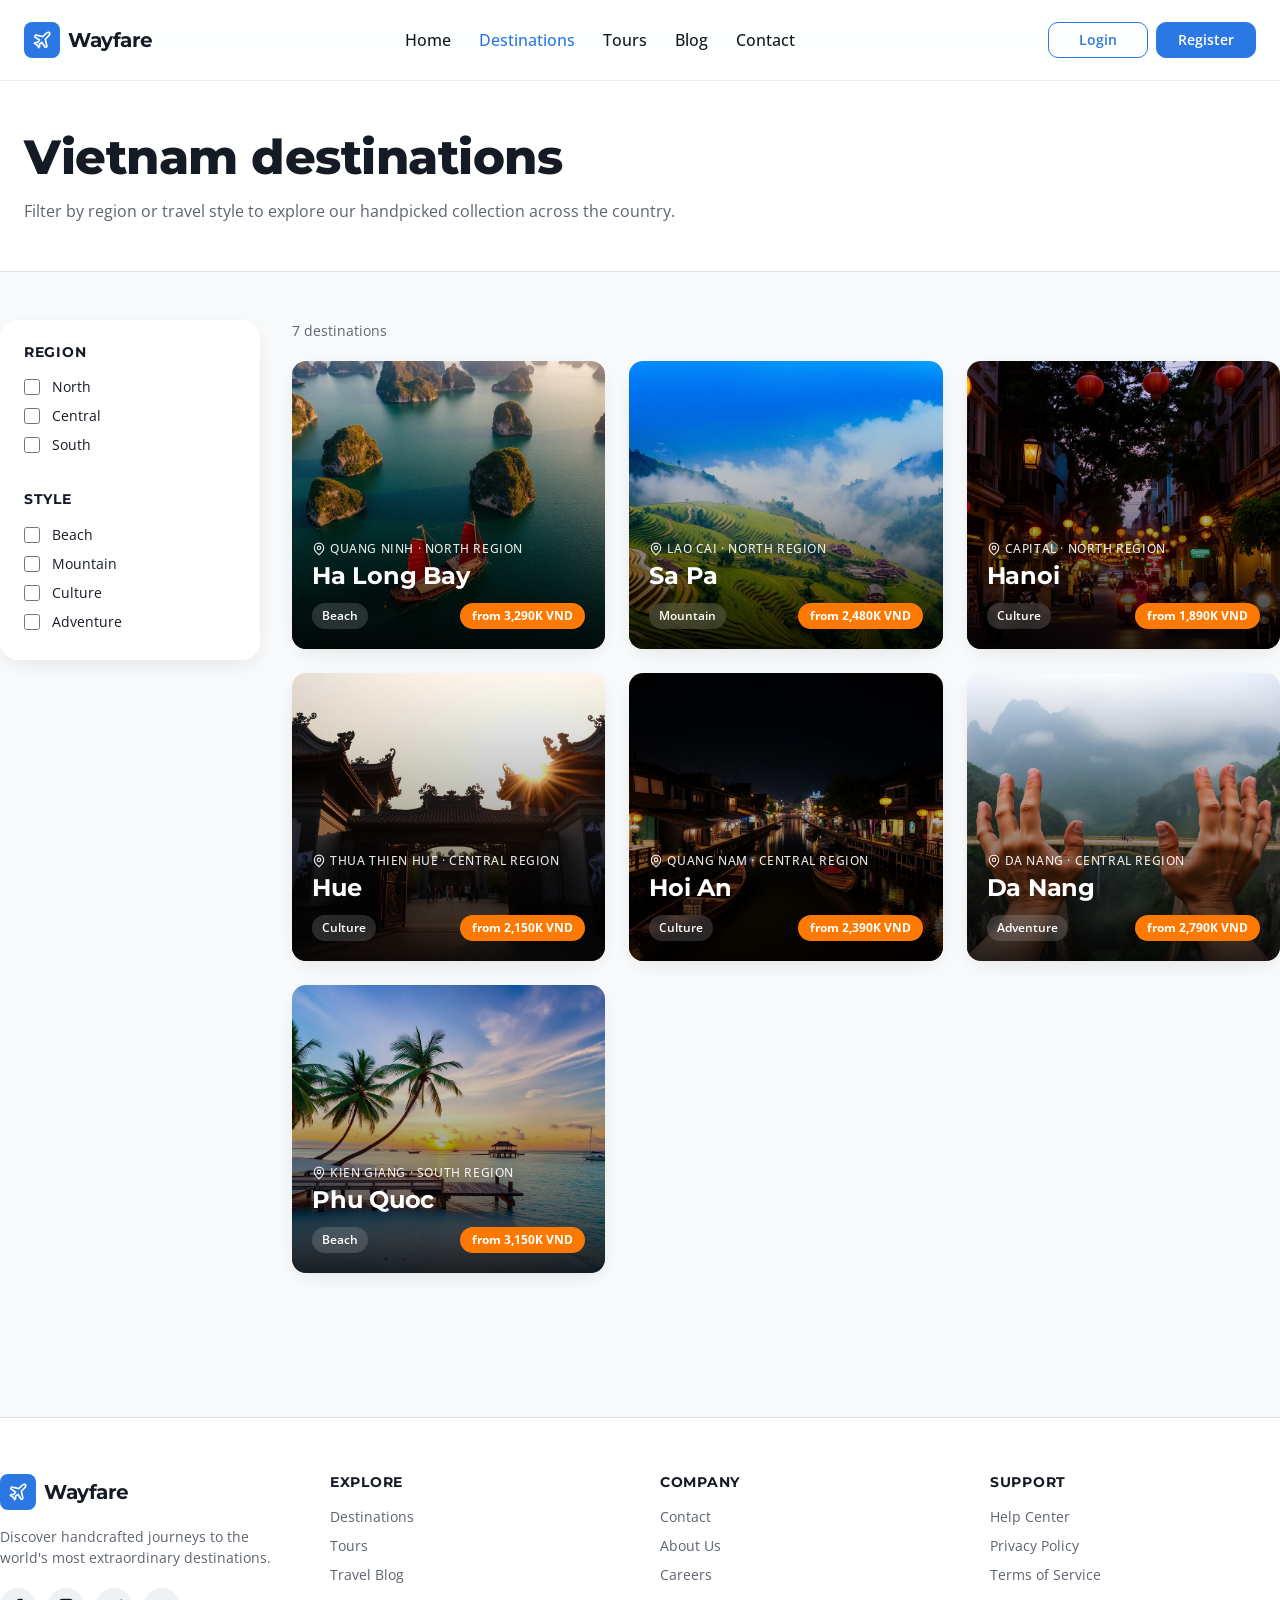
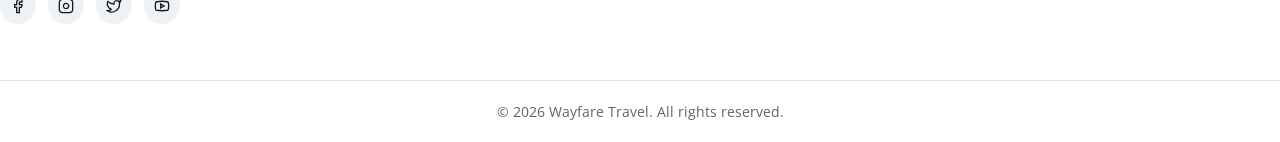
<file: destinations.html>
<!DOCTYPE html>
<html lang="en">
<head>
  <meta charset="UTF-8">
  <meta name="viewport" content="width=device-width, initial-scale=1.0">
  <title>Destinations — Wayfare</title>
  <meta name="description" content="Browse destinations by region and travel style. Beaches, mountains, luxury escapes and adventures.">
  <link
    href="https://cdn.jsdelivr.net/npm/bootstrap@5.3.3/dist/css/bootstrap.min.css"
    rel="stylesheet"
    integrity="sha384-QWTKZyjpPEjISv5WaRU9OFeRpok6YctnYmDr5pNlyT2bRjXh0JMhjY6hW+ALEwIH"
    crossorigin="anonymous"
  >
  <link rel="stylesheet" href="css/styles.css">
</head>
<body class="site" data-page="destinations">
  <header class="navbar">
    <div class="container navbar__inner">
      <a href="index.html" class="navbar__brand">
        <span class="navbar__logo">
          <svg class="icon" viewBox="0 0 24 24" fill="none" stroke="currentColor" stroke-width="2"><path d="M17.8 19.2 16 11l3.5-3.5C21 6 21.5 4 21 3c-1-.5-3 0-4.5 1.5L13 8 4.8 6.2c-.5-.1-.9.1-1.1.5l-.3.5c-.2.5-.1 1 .3 1.3L9 12l-2 3H4l-1 1 3 2 2 3 1-1v-3l3-2 3.5 5.3c.3.4.8.5 1.3.3l.5-.2c.4-.3.6-.7.5-1.2z"/></svg>
        </span>
        <span class="navbar__name">Wayfare</span>
      </a>
      <nav class="navbar__nav">
        <a href="index.html" class="btn-ghost-nav" data-nav-link="home">Home</a>
        <a href="destinations.html" class="btn-ghost-nav" data-nav-link="destinations">Destinations</a>
        <a href="tours.html" class="btn-ghost-nav" data-nav-link="tours">Tours</a>
        <a href="blog.html" class="btn-ghost-nav" data-nav-link="blog">Blog</a>
        <a href="contact.html" class="btn-ghost-nav" data-nav-link="contact">Contact</a>
      </nav>
      <div class="navbar__actions">
        <a href="login.html" class="btn-nav-auth btn-nav-auth--login" data-nav-link="login">Login</a>
        <a href="register.html" class="btn-nav-auth btn-nav-auth--register" data-nav-link="register">Register</a>
      </div>
      <button class="navbar__toggle" data-nav-toggle aria-label="Toggle menu" aria-expanded="false">
        <svg class="icon" data-icon-menu viewBox="0 0 24 24" fill="none" stroke="currentColor" stroke-width="2"><path d="M4 12h16"/><path d="M4 18h16"/><path d="M4 6h16"/></svg>
        <svg class="icon hidden" data-icon-close viewBox="0 0 24 24" fill="none" stroke="currentColor" stroke-width="2"><path d="M18 6 6 18"/><path d="m6 6 12 12"/></svg>
      </button>
    </div>
    <div class="navbar__mobile" data-nav-mobile>
      <div class="navbar__mobile-inner">
        <nav class="navbar__mobile-nav">
          <a href="index.html" class="btn-ghost-nav" data-nav-link="home">Home</a>
          <a href="destinations.html" class="btn-ghost-nav" data-nav-link="destinations">Destinations</a>
          <a href="tours.html" class="btn-ghost-nav" data-nav-link="tours">Tours</a>
          <a href="blog.html" class="btn-ghost-nav" data-nav-link="blog">Blog</a>
          <a href="contact.html" class="btn-ghost-nav" data-nav-link="contact">Contact</a>
          <div class="navbar__mobile-actions">
            <a href="login.html" class="btn-nav-auth btn-nav-auth--login" data-nav-link="login">Login</a>
            <a href="register.html" class="btn-nav-auth btn-nav-auth--register" data-nav-link="register">Register</a>
          </div>
        </nav>
      </div>
    </div>
  </header>

  <main class="main">
    <section class="page-header">
      <div class="container">
        <h1>Vietnam destinations</h1>
        <p>Filter by region or travel style to explore our handpicked collection across the country.</p>
      </div>
    </section>

    <section class="container dest-page">
      <button type="button" class="filter-toggle" data-filter-toggle>
        <svg class="icon--sm" viewBox="0 0 24 24" fill="none" stroke="currentColor" stroke-width="2"><line x1="21" x2="14" y1="4" y2="4"/><line x1="10" x2="3" y1="4" y2="4"/><line x1="21" x2="12" y1="12" y2="12"/><line x1="8" x2="3" y1="12" y2="12"/><line x1="21" x2="16" y1="20" y2="20"/><line x1="12" x2="3" y1="20" y2="20"/><line x1="14" x2="14" y1="2" y2="6"/><line x1="8" x2="8" y1="10" y2="14"/><line x1="16" x2="16" y1="18" y2="22"/></svg>
        Filters
      </button>

      <aside class="filters" data-filters>
        <div class="filters__panel">
          <div class="filters__group">
            <h3 class="filters__title">Region</h3>
            <div data-filter-regions></div>
          </div>
          <div class="filters__group">
            <h3 class="filters__title">Style</h3>
            <div data-filter-styles></div>
          </div>
          <button type="button" class="filters__clear hidden" data-clear-filters>Clear filters</button>
        </div>
      </aside>

      <div>
        <p class="dest-count" data-dest-count></p>
        <div class="dest-list" data-dest-list></div>
      </div>
    </section>
  </main>

  <footer class="footer">
    <div class="container footer__grid">
      <div>
        <a href="index.html" class="navbar__brand">
          <span class="navbar__logo">
            <svg class="icon" viewBox="0 0 24 24" fill="none" stroke="currentColor" stroke-width="2"><path d="M17.8 19.2 16 11l3.5-3.5C21 6 21.5 4 21 3c-1-.5-3 0-4.5 1.5L13 8 4.8 6.2c-.5-.1-.9.1-1.1.5l-.3.5c-.2.5-.1 1 .3 1.3L9 12l-2 3H4l-1 1 3 2 2 3 1-1v-3l3-2 3.5 5.3c.3.4.8.5 1.3.3l.5-.2c.4-.3.6-.7.5-1.2z"/></svg>
          </span>
          <span class="navbar__name">Wayfare</span>
        </a>
        <p class="footer__desc">Discover handcrafted journeys to the world's most extraordinary destinations.</p>
        <div class="footer__social">
          <a href="#" aria-label="Facebook"><svg class="icon--sm" viewBox="0 0 24 24" fill="none" stroke="currentColor" stroke-width="2"><path d="M18 2h-3a5 5 0 0 0-5 5v3H7v4h3v8h4v-8h3l1-4h-4V7a1 1 0 0 1 1-1h3z"/></svg></a>
          <a href="#" aria-label="Instagram"><svg class="icon--sm" viewBox="0 0 24 24" fill="none" stroke="currentColor" stroke-width="2"><rect width="20" height="20" x="2" y="2" rx="5" ry="5"/><path d="M16 11.37A4 4 0 1 1 12.63 8 4 4 0 0 1 16 11.37z"/><line x1="17.5" x2="17.51" y1="6.5" y2="6.5"/></svg></a>
          <a href="#" aria-label="Twitter"><svg class="icon--sm" viewBox="0 0 24 24" fill="none" stroke="currentColor" stroke-width="2"><path d="M22 4s-.7 2.1-2 3.4c1.6 10-9.4 17.3-18 11.6 2.2.1 4.4-.6 6-2C3 15.5.5 9.6 3 5c2.2 2.6 5.6 4.1 9 4-.9-4.2 4-6.6 7-3.8 1.1 0 3-1.2 3-1.2z"/></svg></a>
          <a href="#" aria-label="Youtube"><svg class="icon--sm" viewBox="0 0 24 24" fill="none" stroke="currentColor" stroke-width="2"><path d="M2.5 17a24.12 24.12 0 0 1 0-10 2 2 0 0 1 1.4-1.4 49.56 49.56 0 0 1 16.2 0A2 2 0 0 1 21.5 7a24.12 24.12 0 0 1 0 10 2 2 0 0 1-1.4 1.4 49.55 49.55 0 0 1-16.2 0A2 2 0 0 1 2.5 17"/><path d="m10 15 5-3-5-3z"/></svg></a>
        </div>
      </div>
      <div>
        <h4 class="footer__col-title">Explore</h4>
        <ul class="footer__links">
          <li><a href="destinations.html">Destinations</a></li>
          <li><a href="tours.html">Tours</a></li>
          <li><a href="blog.html">Travel Blog</a></li>
        </ul>
      </div>
      <div>
        <h4 class="footer__col-title">Company</h4>
        <ul class="footer__links">
          <li><a href="contact.html">Contact</a></li>
          <li><a href="index.html">About Us</a></li>
          <li><a href="index.html">Careers</a></li>
        </ul>
      </div>
      <div>
        <h4 class="footer__col-title">Support</h4>
        <ul class="footer__links">
          <li><a href="contact.html">Help Center</a></li>
          <li><a href="index.html">Privacy Policy</a></li>
          <li><a href="index.html">Terms of Service</a></li>
        </ul>
      </div>
    </div>
    <div class="footer__bottom">
      <div class="container">© <span id="footer-year"></span> Wayfare Travel. All rights reserved.</div>
    </div>
  </footer>

  <script src="js/data.js"></script>
  
  <script src="assets/js/api.js"></script>
  <script src="assets/js/auth.js"></script>
  <script src="assets/js/navbar.js"></script>
  <script src="js/main.js"></script>
  <script src="js/destinations.js"></script>
  <script
    src="https://cdn.jsdelivr.net/npm/bootstrap@5.3.3/dist/js/bootstrap.bundle.min.js"
    integrity="sha384-YvpcrYf0tY3lHB60NNkmXc5s9fDVZLESaAA55NDzOxhy9GkcIdslK1eN7N6jIeHz"
    crossorigin="anonymous"
  ></script>
</body>
</html>
</file>
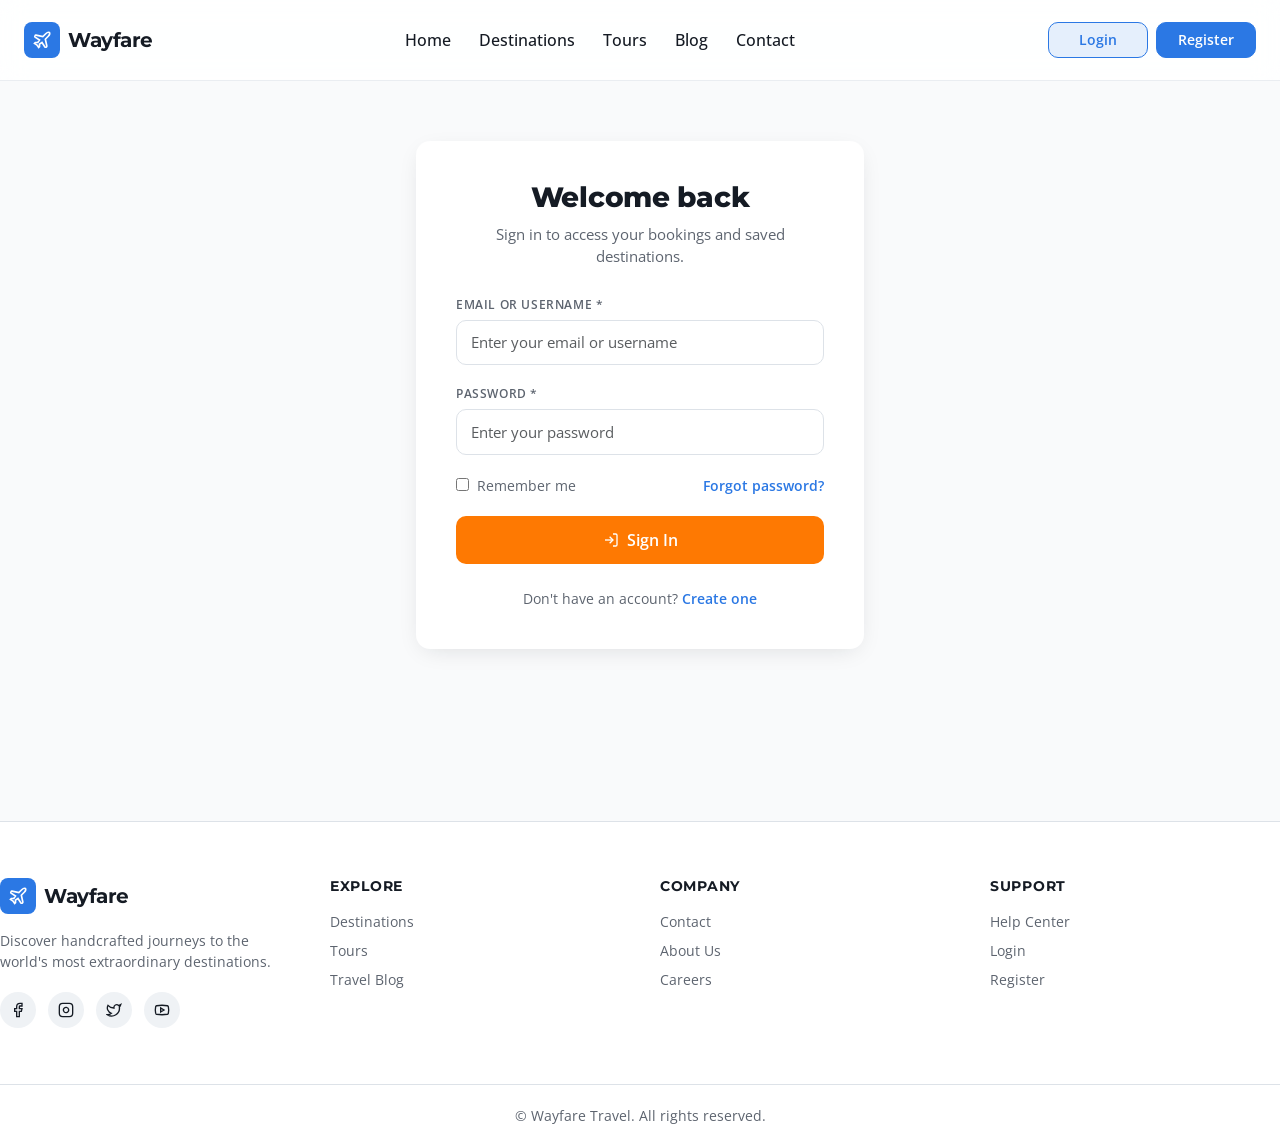
<file: login.html>
<!DOCTYPE html>
<html lang="en">
<head>
  <meta charset="UTF-8">
  <meta name="viewport" content="width=device-width, initial-scale=1.0">
  <title>Login — Wayfare</title>
  <meta name="description" content="Sign in to your Wayfare account to manage bookings and saved trips.">
  <link
    href="https://cdn.jsdelivr.net/npm/bootstrap@5.3.3/dist/css/bootstrap.min.css"
    rel="stylesheet"
    integrity="sha384-QWTKZyjpPEjISv5WaRU9OFeRpok6YctnYmDr5pNlyT2bRjXh0JMhjY6hW+ALEwIH"
    crossorigin="anonymous"
  >
  <link rel="stylesheet" href="css/styles.css">
</head>
<body class="site" data-page="login">
  <header class="navbar">
    <div class="container navbar__inner">
      <a href="index.html" class="navbar__brand">
        <span class="navbar__logo">
          <svg class="icon" viewBox="0 0 24 24" fill="none" stroke="currentColor" stroke-width="2"><path d="M17.8 19.2 16 11l3.5-3.5C21 6 21.5 4 21 3c-1-.5-3 0-4.5 1.5L13 8 4.8 6.2c-.5-.1-.9.1-1.1.5l-.3.5c-.2.5-.1 1 .3 1.3L9 12l-2 3H4l-1 1 3 2 2 3 1-1v-3l3-2 3.5 5.3c.3.4.8.5 1.3.3l.5-.2c.4-.3.6-.7.5-1.2z"/></svg>
        </span>
        <span class="navbar__name">Wayfare</span>
      </a>
      <nav class="navbar__nav">
        <a href="index.html" class="btn-ghost-nav" data-nav-link="home">Home</a>
        <a href="destinations.html" class="btn-ghost-nav" data-nav-link="destinations">Destinations</a>
        <a href="tours.html" class="btn-ghost-nav" data-nav-link="tours">Tours</a>
        <a href="blog.html" class="btn-ghost-nav" data-nav-link="blog">Blog</a>
        <a href="contact.html" class="btn-ghost-nav" data-nav-link="contact">Contact</a>
      </nav>
      <div class="navbar__actions">
        <a href="login.html" class="btn-nav-auth btn-nav-auth--login" data-nav-link="login">Login</a>
        <a href="register.html" class="btn-nav-auth btn-nav-auth--register" data-nav-link="register">Register</a>
      </div>
      <button class="navbar__toggle" data-nav-toggle aria-label="Toggle menu" aria-expanded="false">
        <svg class="icon" data-icon-menu viewBox="0 0 24 24" fill="none" stroke="currentColor" stroke-width="2"><path d="M4 12h16"/><path d="M4 18h16"/><path d="M4 6h16"/></svg>
        <svg class="icon hidden" data-icon-close viewBox="0 0 24 24" fill="none" stroke="currentColor" stroke-width="2"><path d="M18 6 6 18"/><path d="m6 6 12 12"/></svg>
      </button>
    </div>
    <div class="navbar__mobile" data-nav-mobile>
      <div class="navbar__mobile-inner">
        <nav class="navbar__mobile-nav">
          <a href="index.html" class="btn-ghost-nav" data-nav-link="home">Home</a>
          <a href="destinations.html" class="btn-ghost-nav" data-nav-link="destinations">Destinations</a>
          <a href="tours.html" class="btn-ghost-nav" data-nav-link="tours">Tours</a>
          <a href="blog.html" class="btn-ghost-nav" data-nav-link="blog">Blog</a>
          <a href="contact.html" class="btn-ghost-nav" data-nav-link="contact">Contact</a>
          <div class="navbar__mobile-actions">
            <a href="login.html" class="btn-nav-auth btn-nav-auth--login" data-nav-link="login">Login</a>
            <a href="register.html" class="btn-nav-auth btn-nav-auth--register" data-nav-link="register">Register</a>
          </div>
        </nav>
      </div>
    </div>
  </header>

  <main class="main">
    <section class="auth-section">
      <div class="auth-card card-surface">
        <div class="auth-card__header">
          <h1>Welcome back</h1>
          <p>Sign in to access your bookings and saved destinations.</p>
        </div>

        <form data-form="login" class="auth-form" novalidate>
          <div data-login-error class="form-error" role="alert" style="display: none; border: 1px solid #dc3545; border-radius: 0.25rem; padding: 0.75rem 1rem; color: #dc3545; background-color: #f8d7da; margin-bottom: 1rem;">
          </div>

          <div data-login-loading class="form-loading" style="display: none; text-align: center; margin-bottom: 1rem;">
            <div class="spinner-border spinner-border-sm" role="status">
              <span class="visually-hidden">Loading...</span>
            </div>
          </div>

          <div>
            <label for="login-email" class="field-label form-label">Email or Username *</label>
            <input id="login-email" type="text" name="emailOrUsername" class="field form-control" placeholder="Enter your email or username" required>
          </div>

          <div>
            <label for="login-password" class="field-label form-label">Password *</label>
            <input id="login-password" type="password" name="password" class="field form-control" placeholder="Enter your password" required>
          </div>

          <div class="auth-form__row">
            <label class="auth-checkbox">
              <input type="checkbox" name="remember">
              <span>Remember me</span>
            </label>
            <a href="#" class="auth-link" onclick="goToForgotPassword(); return false;">Forgot password?</a>
          </div>

          <button type="submit" data-login-submit class="btn-cta btn-cta--full">
            <svg class="icon--sm" viewBox="0 0 24 24" fill="none" stroke="currentColor" stroke-width="2"><path d="M15 3h4a2 2 0 0 1 2 2v14a2 2 0 0 1-2 2h-4"/><polyline points="10 17 15 12 10 7"/><line x1="15" x2="3" y1="12" y2="12"/></svg>
            Sign In
          </button>
        </form>

        <p class="auth-footer">
          Don't have an account?
          <a href="register.html" class="auth-link">Create one</a>
        </p>
      </div>
    </section>
  </main>

  <footer class="footer">
    <div class="container footer__grid">
      <div>
        <a href="index.html" class="navbar__brand">
          <span class="navbar__logo">
            <svg class="icon" viewBox="0 0 24 24" fill="none" stroke="currentColor" stroke-width="2"><path d="M17.8 19.2 16 11l3.5-3.5C21 6 21.5 4 21 3c-1-.5-3 0-4.5 1.5L13 8 4.8 6.2c-.5-.1-.9.1-1.1.5l-.3.5c-.2.5-.1 1 .3 1.3L9 12l-2 3H4l-1 1 3 2 2 3 1-1v-3l3-2 3.5 5.3c.3.4.8.5 1.3.3l.5-.2c.4-.3.6-.7.5-1.2z"/></svg>
          </span>
          <span class="navbar__name">Wayfare</span>
        </a>
        <p class="footer__desc">Discover handcrafted journeys to the world's most extraordinary destinations.</p>
        <div class="footer__social">
          <a href="#" aria-label="Facebook"><svg class="icon--sm" viewBox="0 0 24 24" fill="none" stroke="currentColor" stroke-width="2"><path d="M18 2h-3a5 5 0 0 0-5 5v3H7v4h3v8h4v-8h3l1-4h-4V7a1 1 0 0 1 1-1h3z"/></svg></a>
          <a href="#" aria-label="Instagram"><svg class="icon--sm" viewBox="0 0 24 24" fill="none" stroke="currentColor" stroke-width="2"><rect width="20" height="20" x="2" y="2" rx="5" ry="5"/><path d="M16 11.37A4 4 0 1 1 12.63 8 4 4 0 0 1 16 11.37z"/><line x1="17.5" x2="17.51" y1="6.5" y2="6.5"/></svg></a>
          <a href="#" aria-label="Twitter"><svg class="icon--sm" viewBox="0 0 24 24" fill="none" stroke="currentColor" stroke-width="2"><path d="M22 4s-.7 2.1-2 3.4c1.6 10-9.4 17.3-18 11.6 2.2.1 4.4-.6 6-2C3 15.5.5 9.6 3 5c2.2 2.6 5.6 4.1 9 4-.9-4.2 4-6.6 7-3.8 1.1 0 3-1.2 3-1.2z"/></svg></a>
          <a href="#" aria-label="Youtube"><svg class="icon--sm" viewBox="0 0 24 24" fill="none" stroke="currentColor" stroke-width="2"><path d="M2.5 17a24.12 24.12 0 0 1 0-10 2 2 0 0 1 1.4-1.4 49.56 49.56 0 0 1 16.2 0A2 2 0 0 1 21.5 7a24.12 24.12 0 0 1 0 10 2 2 0 0 1-1.4 1.4 49.55 49.55 0 0 1-16.2 0A2 2 0 0 1 2.5 17"/><path d="m10 15 5-3-5-3z"/></svg></a>
        </div>
      </div>
      <div>
        <h4 class="footer__col-title">Explore</h4>
        <ul class="footer__links">
          <li><a href="destinations.html">Destinations</a></li>
          <li><a href="tours.html">Tours</a></li>
          <li><a href="blog.html">Travel Blog</a></li>
        </ul>
      </div>
      <div>
        <h4 class="footer__col-title">Company</h4>
        <ul class="footer__links">
          <li><a href="contact.html">Contact</a></li>
          <li><a href="index.html">About Us</a></li>
          <li><a href="index.html">Careers</a></li>
        </ul>
      </div>
      <div>
        <h4 class="footer__col-title">Support</h4>
        <ul class="footer__links">
          <li><a href="contact.html">Help Center</a></li>
          <li><a href="login.html">Login</a></li>
          <li><a href="register.html">Register</a></li>
        </ul>
      </div>
    </div>
    <div class="footer__bottom">
      <div class="container">© <span id="footer-year"></span> Wayfare Travel. All rights reserved.</div>
    </div>
  </footer>

  <!-- API & Authentication Scripts -->
  <script src="assets/js/api.js"></script>
  <script src="assets/js/auth.js"></script>
  <script src="assets/js/navbar.js"></script>
  
  <!-- Page-specific Scripts -->
  <script src="assets/js/login.js"></script>
  
  <script
    src="https://cdn.jsdelivr.net/npm/bootstrap@5.3.3/dist/js/bootstrap.bundle.min.js"
    integrity="sha384-YvpcrYf0tY3lHB60NNkmXc5s9fDVZLESaAA55NDzOxhy9GkcIdslK1eN7N6jIeHz"
    crossorigin="anonymous"
  ></script>
</body>
</html>
</file>
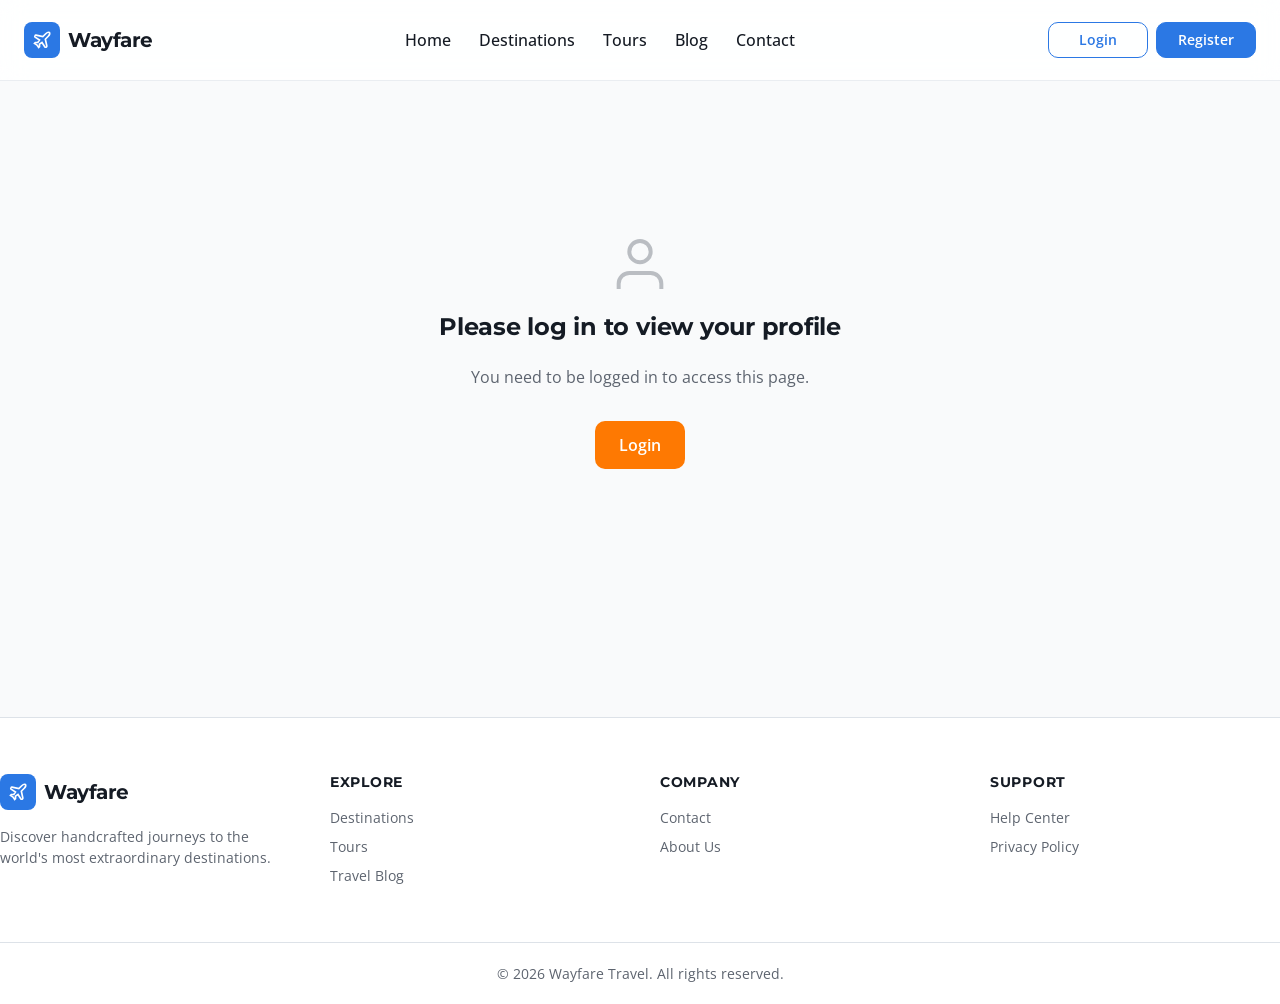
<file: profile.html>
<!DOCTYPE html>
<html lang="en">
<head>
  <meta charset="UTF-8">
  <meta name="viewport" content="width=device-width, initial-scale=1.0">
  <title>My Profile — Wayfare</title>
  <meta name="description" content="View and manage your Wayfare travel profile, personal information, and booking history.">
  <link
    href="https://cdn.jsdelivr.net/npm/bootstrap@5.3.3/dist/css/bootstrap.min.css"
    rel="stylesheet"
    integrity="sha384-QWTKZyjpPEjISv5WaRU9OFeRpok6YctnYmDr5pNlyT2bRjXh0JMhjY6hW+ALEwIH"
    crossorigin="anonymous"
  >
  <link rel="stylesheet" href="css/styles.css">
  <style>
    /* ── Profile page specific styles ── */
    .profile-hero {
      background: linear-gradient(135deg, oklch(0.585 0.18 258) 0%, oklch(0.45 0.20 280) 100%);
      padding: 3rem 0 6rem;
      position: relative;
      overflow: hidden;
    }
    .profile-hero::before {
      content: '';
      position: absolute;
      inset: 0;
      background: radial-gradient(ellipse at 70% 50%, oklch(0.72 0.19 50 / 0.18) 0%, transparent 65%);
    }
    .profile-hero__content {
      position: relative;
      z-index: 1;
      display: flex;
      align-items: center;
      gap: 1.75rem;
      flex-wrap: wrap;
    }
    .profile-hero__avatar {
      width: 6rem;
      height: 6rem;
      border-radius: 50%;
      background: white;
      display: grid;
      place-items: center;
      font-family: var(--font-display);
      font-size: 2rem;
      font-weight: 800;
      color: var(--primary);
      box-shadow: 0 8px 32px oklch(0 0 0 / 0.25);
      flex-shrink: 0;
      border: 3px solid oklch(1 0 0 / 0.3);
    }
    .profile-hero__info { color: white; }
    .profile-hero__name {
      font-family: var(--font-display);
      font-size: 1.875rem;
      font-weight: 800;
      margin: 0 0 0.25rem;
      line-height: 1.2;
    }
    .profile-hero__meta {
      font-size: 0.9rem;
      opacity: 0.82;
      margin: 0;
    }
    .profile-hero__badge {
      display: inline-flex;
      align-items: center;
      gap: 0.35rem;
      margin-top: 0.625rem;
      padding: 0.25rem 0.75rem;
      border-radius: 2rem;
      background: oklch(1 0 0 / 0.18);
      backdrop-filter: blur(8px);
      font-size: 0.78rem;
      font-weight: 600;
      color: white;
      border: 1px solid oklch(1 0 0 / 0.25);
    }

    /* Cards pulled up over hero */
    .profile-body {
      margin-top: -3.5rem;
      padding-bottom: 4rem;
    }

    .profile-card {
      background: var(--card);
      border-radius: var(--radius-xl);
      box-shadow: var(--shadow-elevated);
      overflow: hidden;
    }
    .profile-card__header {
      display: flex;
      align-items: center;
      justify-content: space-between;
      padding: 1.25rem 1.5rem;
      border-bottom: 1px solid var(--border);
    }
    .profile-card__title {
      font-family: var(--font-display);
      font-size: 1rem;
      font-weight: 700;
      margin: 0;
      display: flex;
      align-items: center;
      gap: 0.5rem;
    }
    .profile-card__title svg { color: var(--primary); }
    .profile-card__body { padding: 1.5rem; }

    .info-grid {
      display: grid;
      grid-template-columns: 1fr 1fr;
      gap: 1.25rem;
    }
    @media (max-width: 576px) { .info-grid { grid-template-columns: 1fr; } }

    .info-item__label {
      font-size: 0.72rem;
      font-weight: 700;
      text-transform: uppercase;
      letter-spacing: 0.07em;
      color: var(--muted-foreground);
      margin-bottom: 0.25rem;
    }
    .info-item__value {
      font-size: 0.95rem;
      font-weight: 500;
      color: var(--foreground);
      word-break: break-word;
    }

    .stat-grid {
      display: grid;
      grid-template-columns: repeat(3, 1fr);
      gap: 1rem;
    }
    @media (max-width: 576px) { .stat-grid { grid-template-columns: 1fr 1fr; } }

    .stat-item {
      text-align: center;
      padding: 1.25rem 0.75rem;
      border-radius: var(--radius);
      background: var(--muted);
    }
    .stat-item__number {
      font-family: var(--font-display);
      font-size: 1.75rem;
      font-weight: 800;
      color: var(--primary);
      line-height: 1;
      margin-bottom: 0.25rem;
    }
    .stat-item__label {
      font-size: 0.78rem;
      font-weight: 600;
      color: var(--muted-foreground);
      text-transform: uppercase;
      letter-spacing: 0.05em;
    }

    /* Empty state */
    .empty-state {
      text-align: center;
      padding: 2.5rem 1rem;
    }
    .empty-state__icon {
      width: 3.5rem;
      height: 3.5rem;
      margin: 0 auto 1rem;
      color: var(--muted-foreground);
      opacity: 0.4;
    }
    .empty-state__title {
      font-weight: 700;
      color: var(--foreground);
      margin-bottom: 0.375rem;
    }
    .empty-state__desc {
      font-size: 0.875rem;
      color: var(--muted-foreground);
      margin-bottom: 1.25rem;
    }

    /* Loading overlay */
    .profile-loading {
      display: flex;
      flex-direction: column;
      align-items: center;
      justify-content: center;
      min-height: 50vh;
      gap: 1rem;
      color: var(--muted-foreground);
    }
  </style>
</head>
<body class="site" data-page="profile">

  <!-- ── Navbar ── -->
  <header class="navbar">
    <div class="container navbar__inner">
      <a href="index.html" class="navbar__brand">
        <span class="navbar__logo">
          <svg class="icon" viewBox="0 0 24 24" fill="none" stroke="currentColor" stroke-width="2"><path d="M17.8 19.2 16 11l3.5-3.5C21 6 21.5 4 21 3c-1-.5-3 0-4.5 1.5L13 8 4.8 6.2c-.5-.1-.9.1-1.1.5l-.3.5c-.2.5-.1 1 .3 1.3L9 12l-2 3H4l-1 1 3 2 2 3 1-1v-3l3-2 3.5 5.3c.3.4.8.5 1.3.3l.5-.2c.4-.3.6-.7.5-1.2z"/></svg>
        </span>
        <span class="navbar__name">Wayfare</span>
      </a>
      <nav class="navbar__nav">
        <a href="index.html" class="btn-ghost-nav" data-nav-link="home">Home</a>
        <a href="destinations.html" class="btn-ghost-nav" data-nav-link="destinations">Destinations</a>
        <a href="tours.html" class="btn-ghost-nav" data-nav-link="tours">Tours</a>
        <a href="blog.html" class="btn-ghost-nav" data-nav-link="blog">Blog</a>
        <a href="contact.html" class="btn-ghost-nav" data-nav-link="contact">Contact</a>
      </nav>
      <div class="navbar__actions">
        <a href="login.html" class="btn-nav-auth btn-nav-auth--login" data-nav-link="login">Login</a>
        <a href="register.html" class="btn-nav-auth btn-nav-auth--register" data-nav-link="register">Register</a>
      </div>
      <button class="navbar__toggle" data-nav-toggle aria-label="Toggle menu" aria-expanded="false">
        <svg class="icon" data-icon-menu viewBox="0 0 24 24" fill="none" stroke="currentColor" stroke-width="2"><path d="M4 12h16"/><path d="M4 18h16"/><path d="M4 6h16"/></svg>
        <svg class="icon hidden" data-icon-close viewBox="0 0 24 24" fill="none" stroke="currentColor" stroke-width="2"><path d="M18 6 6 18"/><path d="m6 6 12 12"/></svg>
      </button>
    </div>
    <div class="navbar__mobile" data-nav-mobile>
      <div class="navbar__mobile-inner">
        <nav class="navbar__mobile-nav">
          <a href="index.html" class="btn-ghost-nav" data-nav-link="home">Home</a>
          <a href="destinations.html" class="btn-ghost-nav" data-nav-link="destinations">Destinations</a>
          <a href="tours.html" class="btn-ghost-nav" data-nav-link="tours">Tours</a>
          <a href="blog.html" class="btn-ghost-nav" data-nav-link="blog">Blog</a>
          <a href="contact.html" class="btn-ghost-nav" data-nav-link="contact">Contact</a>
          <div class="navbar__mobile-actions">
            <a href="login.html" class="btn-nav-auth btn-nav-auth--login" data-nav-link="login">Login</a>
            <a href="register.html" class="btn-nav-auth btn-nav-auth--register" data-nav-link="register">Register</a>
          </div>
        </nav>
      </div>
    </div>
  </header>

  <main class="main" id="profileMain">
    <!-- Content is rendered by JS -->
    <div class="profile-loading" id="profileLoading">
      <div class="spinner-border text-primary" role="status">
        <span class="visually-hidden">Loading...</span>
      </div>
      <p>Loading your profile...</p>
    </div>
  </main>

  <!-- ── Footer ── -->
  <footer class="footer">
    <div class="container footer__grid">
      <div>
        <a href="index.html" class="navbar__brand">
          <span class="navbar__logo">
            <svg class="icon" viewBox="0 0 24 24" fill="none" stroke="currentColor" stroke-width="2"><path d="M17.8 19.2 16 11l3.5-3.5C21 6 21.5 4 21 3c-1-.5-3 0-4.5 1.5L13 8 4.8 6.2c-.5-.1-.9.1-1.1.5l-.3.5c-.2.5-.1 1 .3 1.3L9 12l-2 3H4l-1 1 3 2 2 3 1-1v-3l3-2 3.5 5.3c.3.4.8.5 1.3.3l.5-.2c.4-.3.6-.7.5-1.2z"/></svg>
          </span>
          <span class="navbar__name">Wayfare</span>
        </a>
        <p class="footer__desc">Discover handcrafted journeys to the world's most extraordinary destinations.</p>
      </div>
      <div>
        <h4 class="footer__col-title">Explore</h4>
        <ul class="footer__links">
          <li><a href="destinations.html">Destinations</a></li>
          <li><a href="tours.html">Tours</a></li>
          <li><a href="blog.html">Travel Blog</a></li>
        </ul>
      </div>
      <div>
        <h4 class="footer__col-title">Company</h4>
        <ul class="footer__links">
          <li><a href="contact.html">Contact</a></li>
          <li><a href="index.html">About Us</a></li>
        </ul>
      </div>
      <div>
        <h4 class="footer__col-title">Support</h4>
        <ul class="footer__links">
          <li><a href="contact.html">Help Center</a></li>
          <li><a href="index.html">Privacy Policy</a></li>
        </ul>
      </div>
    </div>
    <div class="footer__bottom">
      <div class="container">© <span id="footer-year"></span> Wayfare Travel. All rights reserved.</div>
    </div>
  </footer>

  <script src="js/data.js"></script>
  
  <script src="assets/js/api.js"></script>
  <script src="assets/js/auth.js"></script>
  <script src="assets/js/navbar.js"></script>
  <script src="js/main.js"></script>
  <script>
    (function () {
      const main = document.getElementById('profileMain');
      const loading = document.getElementById('profileLoading');

      function renderProfile(user) {
        const displayName = user.fullName || user.username || 'Traveler';
        const initials = displayName.split(' ').map(w => w[0]).join('').toUpperCase().slice(0, 2);
        const joinDate = user.createdAt
          ? new Date(user.createdAt).toLocaleDateString('en-US', { year: 'numeric', month: 'long' })
          : 'N/A';

        main.innerHTML = `
          <!-- Hero -->
          <div class="profile-hero">
            <div class="container profile-hero__content">
              <div class="profile-hero__avatar">${initials}</div>
              <div class="profile-hero__info">
                <h1 class="profile-hero__name">${displayName}</h1>
                <p class="profile-hero__meta">@${user.username || 'unknown'} · Member since ${joinDate}</p>
                <span class="profile-hero__badge">
                  <svg viewBox="0 0 24 24" fill="none" stroke="currentColor" stroke-width="2.5" width="12" height="12"><path d="M22 11.08V12a10 10 0 1 1-5.93-9.14"/><polyline points="22 4 12 14.01 9 11.01"/></svg>
                  ${user.role || 'User'}
                </span>
              </div>
            </div>
          </div>

          <!-- Body -->
          <div class="profile-body">
            <div class="container">
              <div class="row g-4">

                <!-- Stats -->
                <div class="col-12">
                  <div class="profile-card">
                    <div class="profile-card__body">
                      <div class="stat-grid">
                        <div class="stat-item">
                          <div class="stat-item__number">0</div>
                          <div class="stat-item__label">Tours Booked</div>
                        </div>
                        <div class="stat-item">
                          <div class="stat-item__number">0</div>
                          <div class="stat-item__label">Destinations</div>
                        </div>
                        <div class="stat-item">
                          <div class="stat-item__number">0</div>
                          <div class="stat-item__label">Reviews</div>
                        </div>
                      </div>
                    </div>
                  </div>
                </div>

                <!-- Personal Info -->
                <div class="col-lg-6">
                  <div class="profile-card h-100">
                    <div class="profile-card__header">
                      <h2 class="profile-card__title">
                        <svg viewBox="0 0 24 24" fill="none" stroke="currentColor" stroke-width="2" width="18" height="18"><path d="M20 21v-2a4 4 0 0 0-4-4H8a4 4 0 0 0-4 4v2"/><circle cx="12" cy="7" r="4"/></svg>
                        Personal Information
                      </h2>
                    </div>
                    <div class="profile-card__body">
                      <div class="info-grid">
                        <div class="info-item">
                          <div class="info-item__label">Full Name</div>
                          <div class="info-item__value">${user.fullName || '—'}</div>
                        </div>
                        <div class="info-item">
                          <div class="info-item__label">Username</div>
                          <div class="info-item__value">@${user.username || '—'}</div>
                        </div>
                        <div class="info-item">
                          <div class="info-item__label">Email</div>
                          <div class="info-item__value">${user.email || '—'}</div>
                        </div>
                        <div class="info-item">
                          <div class="info-item__label">Phone</div>
                          <div class="info-item__value">${user.phone || '—'}</div>
                        </div>
                        <div class="info-item">
                          <div class="info-item__label">Role</div>
                          <div class="info-item__value">${user.role || 'USER'}</div>
                        </div>
                        <div class="info-item">
                          <div class="info-item__label">Member Since</div>
                          <div class="info-item__value">${joinDate}</div>
                        </div>
                      </div>
                    </div>
                  </div>
                </div>

                <!-- Recent Bookings -->
                <div class="col-lg-6">
                  <div class="profile-card h-100">
                    <div class="profile-card__header">
                      <h2 class="profile-card__title">
                        <svg viewBox="0 0 24 24" fill="none" stroke="currentColor" stroke-width="2" width="18" height="18"><rect width="18" height="18" x="3" y="4" rx="2" ry="2"/><line x1="16" x2="16" y1="2" y2="6"/><line x1="8" x2="8" y1="2" y2="6"/><line x1="3" x2="21" y1="10" y2="10"/></svg>
                        Recent Bookings
                      </h2>
                      <a href="tours.html" class="btn-cta btn-cta--sm">Browse Tours</a>
                    </div>
                    <div class="profile-card__body">
                      <div class="empty-state">
                        <svg class="empty-state__icon" viewBox="0 0 24 24" fill="none" stroke="currentColor" stroke-width="1.5"><path d="M3 12a9 9 0 1 0 18 0 9 9 0 0 0-18 0"/><path d="M12 8v4l3 3"/></svg>
                        <p class="empty-state__title">No bookings yet</p>
                        <p class="empty-state__desc">Explore our handpicked tours and start your adventure today!</p>
                        <a href="tours.html" class="btn-cta">Explore Tours</a>
                      </div>
                    </div>
                  </div>
                </div>

              </div>
            </div>
          </div>
        `;
      }

      function renderNotLoggedIn() {
        main.innerHTML = `
          <div class="container py-5 text-center" style="min-height:60vh;display:flex;align-items:center;justify-content:center;flex-direction:column;gap:1rem;">
            <svg viewBox="0 0 24 24" fill="none" stroke="currentColor" stroke-width="1.5" width="64" height="64" style="color:var(--muted-foreground);opacity:.4"><path d="M20 21v-2a4 4 0 0 0-4-4H8a4 4 0 0 0-4 4v2"/><circle cx="12" cy="7" r="4"/></svg>
            <h1 style="font-size:1.5rem;">Please log in to view your profile</h1>
            <p style="color:var(--muted-foreground);">You need to be logged in to access this page.</p>
            <a href="login.html" class="btn-cta">Login</a>
          </div>
        `;
      }

      // Get user from localStorage (stored by auth.js)
      function getCurrentUser() {
        try {
          const stored = localStorage.getItem('currentUser');
          return stored ? JSON.parse(stored) : null;
        } catch { return null; }
      }

      loading.style.display = 'none';
      const user = getCurrentUser();
      if (user) {
        renderProfile(user);
      } else {
        renderNotLoggedIn();
      }

      // Footer year
      const yr = document.getElementById('footer-year');
      if (yr) yr.textContent = new Date().getFullYear();
    })();
  </script>

  <script
    src="https://cdn.jsdelivr.net/npm/bootstrap@5.3.3/dist/js/bootstrap.bundle.min.js"
    integrity="sha384-YvpcrYf0tY3lHB60NNkmXc5s9fDVZLESaAA55NDzOxhy9GkcIdslK1eN7N6jIeHz"
    crossorigin="anonymous"
  ></script>
</body>
</html>
</file>
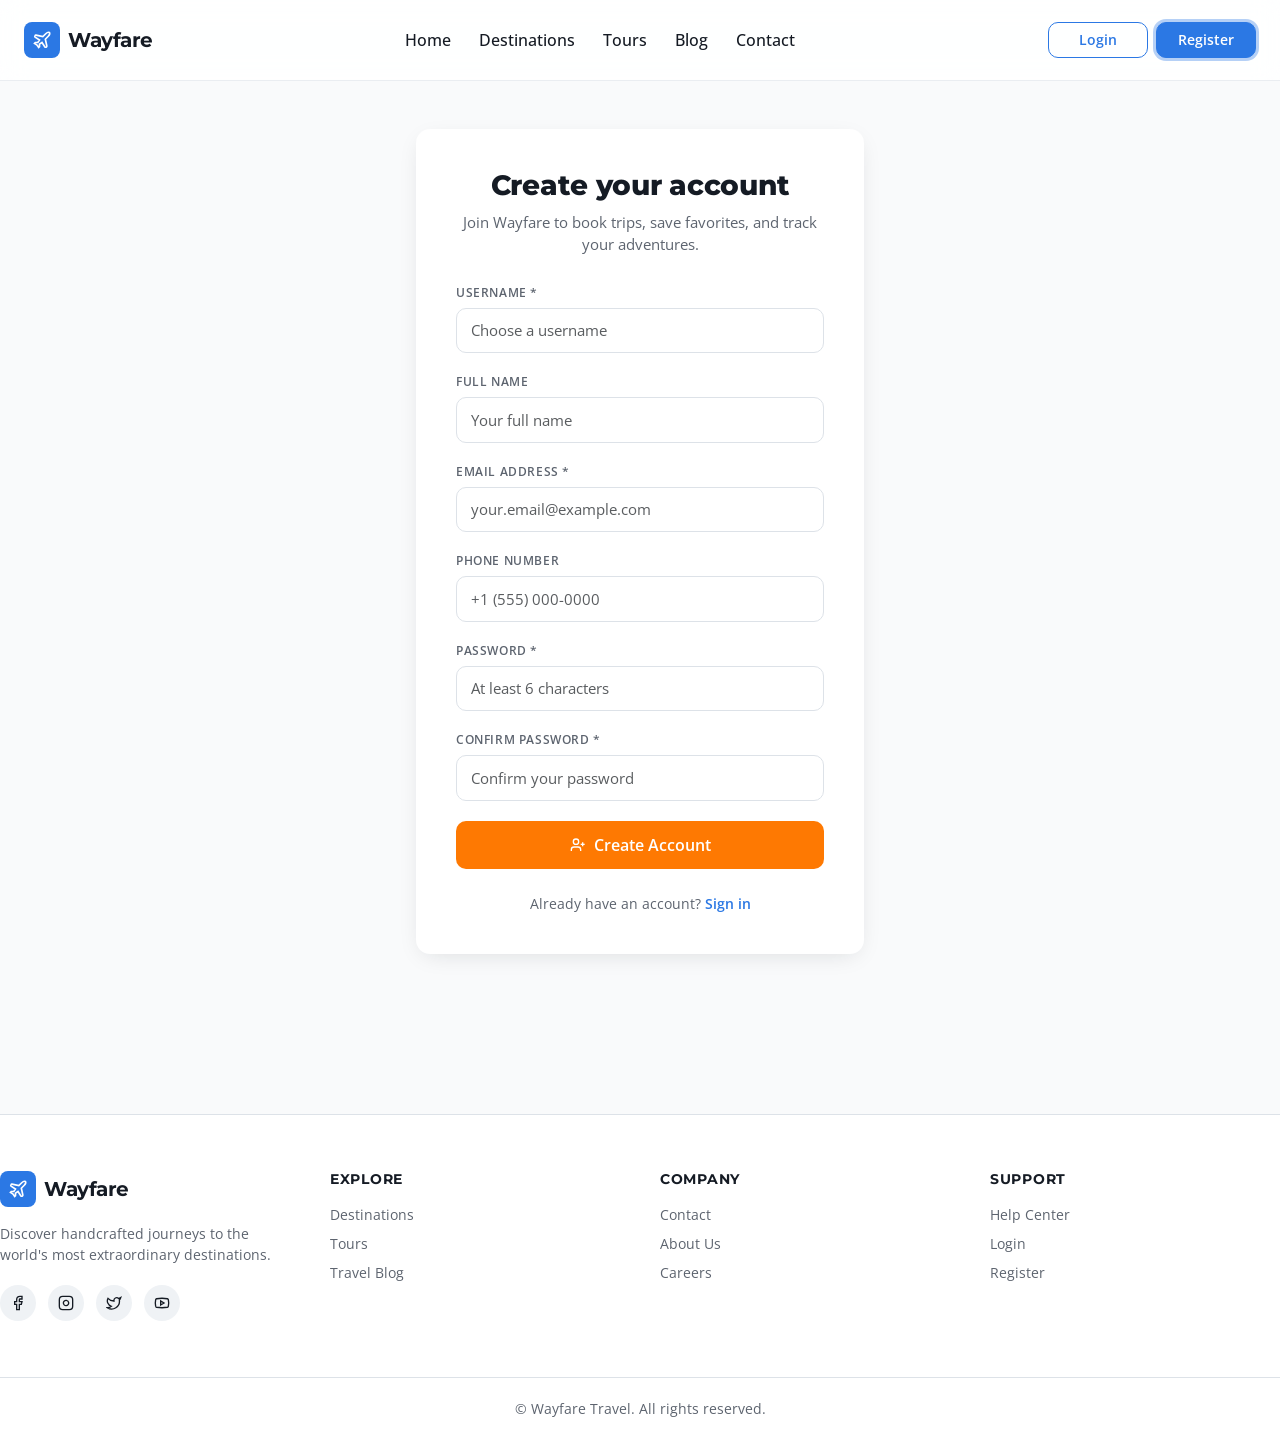
<file: register.html>
<!DOCTYPE html>
<html lang="en">
<head>
  <meta charset="UTF-8">
  <meta name="viewport" content="width=device-width, initial-scale=1.0">
  <title>Register — Wayfare</title>
  <meta name="description" content="Create a Wayfare account to book trips, save destinations, and manage your travel plans.">
  <link
    href="https://cdn.jsdelivr.net/npm/bootstrap@5.3.3/dist/css/bootstrap.min.css"
    rel="stylesheet"
    integrity="sha384-QWTKZyjpPEjISv5WaRU9OFeRpok6YctnYmDr5pNlyT2bRjXh0JMhjY6hW+ALEwIH"
    crossorigin="anonymous"
  >
  <link rel="stylesheet" href="css/styles.css">
</head>
<body class="site" data-page="register">
  <header class="navbar">
    <div class="container navbar__inner">
      <a href="index.html" class="navbar__brand">
        <span class="navbar__logo">
          <svg class="icon" viewBox="0 0 24 24" fill="none" stroke="currentColor" stroke-width="2"><path d="M17.8 19.2 16 11l3.5-3.5C21 6 21.5 4 21 3c-1-.5-3 0-4.5 1.5L13 8 4.8 6.2c-.5-.1-.9.1-1.1.5l-.3.5c-.2.5-.1 1 .3 1.3L9 12l-2 3H4l-1 1 3 2 2 3 1-1v-3l3-2 3.5 5.3c.3.4.8.5 1.3.3l.5-.2c.4-.3.6-.7.5-1.2z"/></svg>
        </span>
        <span class="navbar__name">Wayfare</span>
      </a>
      <nav class="navbar__nav">
        <a href="index.html" class="btn-ghost-nav" data-nav-link="home">Home</a>
        <a href="destinations.html" class="btn-ghost-nav" data-nav-link="destinations">Destinations</a>
        <a href="tours.html" class="btn-ghost-nav" data-nav-link="tours">Tours</a>
        <a href="blog.html" class="btn-ghost-nav" data-nav-link="blog">Blog</a>
        <a href="contact.html" class="btn-ghost-nav" data-nav-link="contact">Contact</a>
      </nav>
      <div class="navbar__actions">
        <a href="login.html" class="btn-nav-auth btn-nav-auth--login" data-nav-link="login">Login</a>
        <a href="register.html" class="btn-nav-auth btn-nav-auth--register" data-nav-link="register">Register</a>
      </div>
      <button class="navbar__toggle" data-nav-toggle aria-label="Toggle menu" aria-expanded="false">
        <svg class="icon" data-icon-menu viewBox="0 0 24 24" fill="none" stroke="currentColor" stroke-width="2"><path d="M4 12h16"/><path d="M4 18h16"/><path d="M4 6h16"/></svg>
        <svg class="icon hidden" data-icon-close viewBox="0 0 24 24" fill="none" stroke="currentColor" stroke-width="2"><path d="M18 6 6 18"/><path d="m6 6 12 12"/></svg>
      </button>
    </div>
    <div class="navbar__mobile" data-nav-mobile>
      <div class="navbar__mobile-inner">
        <nav class="navbar__mobile-nav">
          <a href="index.html" class="btn-ghost-nav" data-nav-link="home">Home</a>
          <a href="destinations.html" class="btn-ghost-nav" data-nav-link="destinations">Destinations</a>
          <a href="tours.html" class="btn-ghost-nav" data-nav-link="tours">Tours</a>
          <a href="blog.html" class="btn-ghost-nav" data-nav-link="blog">Blog</a>
          <a href="contact.html" class="btn-ghost-nav" data-nav-link="contact">Contact</a>
          <div class="navbar__mobile-actions">
            <a href="login.html" class="btn-nav-auth btn-nav-auth--login" data-nav-link="login">Login</a>
            <a href="register.html" class="btn-nav-auth btn-nav-auth--register" data-nav-link="register">Register</a>
          </div>
        </nav>
      </div>
    </div>
  </header>

  <main class="main">
    <section class="auth-section">
      <div class="auth-card card-surface">
        <div class="auth-card__header">
          <h1>Create your account</h1>
          <p>Join Wayfare to book trips, save favorites, and track your adventures.</p>
        </div>

        <form data-form="register" class="auth-form" novalidate>
          <div data-register-error class="form-error" role="alert" style="display: none; border: 1px solid #dc3545; border-radius: 0.25rem; padding: 0.75rem 1rem; color: #dc3545; background-color: #f8d7da; margin-bottom: 1rem;">
          </div>

          <div data-register-loading class="form-loading" style="display: none; text-align: center; margin-bottom: 1rem;">
            <div class="spinner-border spinner-border-sm" role="status">
              <span class="visually-hidden">Loading...</span>
            </div>
          </div>

          <div>
            <label for="register-username" class="field-label form-label">Username *</label>
            <input id="register-username" type="text" name="username" class="field form-control" placeholder="Choose a username" required>
          </div>

          <div>
            <label for="register-fullname" class="field-label form-label">Full Name</label>
            <input id="register-fullname" type="text" name="fullName" class="field form-control" placeholder="Your full name">
          </div>

          <div>
            <label for="register-email" class="field-label form-label">Email Address *</label>
            <input id="register-email" type="email" name="email" class="field form-control" placeholder="your.email@example.com" required>
          </div>

          <div>
            <label for="register-phone" class="field-label form-label">Phone Number</label>
            <input id="register-phone" type="tel" name="phone" class="field form-control" placeholder="+1 (555) 000-0000">
          </div>

          <div>
            <label for="register-password" class="field-label form-label">Password *</label>
            <input id="register-password" type="password" name="password" class="field form-control" placeholder="At least 6 characters" required>
          </div>

          <div>
            <label for="register-confirm" class="field-label form-label">Confirm Password *</label>
            <input id="register-confirm" type="password" name="confirmPassword" class="field form-control" placeholder="Confirm your password" required>
            <span data-password-match class="field-info" style="display: none; margin-top: 0.5rem; font-size: 0.875rem;"></span>
          </div>

          <button type="submit" data-register-submit class="btn-cta btn-cta--full">
            <svg class="icon--sm" viewBox="0 0 24 24" fill="none" stroke="currentColor" stroke-width="2"><path d="M16 21v-2a4 4 0 0 0-4-4H6a4 4 0 0 0-4 4v2"/><circle cx="9" cy="7" r="4"/><line x1="19" x2="19" y1="8" y2="14"/><line x1="22" x2="16" y1="11" y2="11"/></svg>
            Create Account
          </button>
        </form>

        <p class="auth-footer">
          Already have an account?
          <a href="login.html" class="auth-link">Sign in</a>
        </p>
      </div>
    </section>
  </main>

  <footer class="footer">
    <div class="container footer__grid">
      <div>
        <a href="index.html" class="navbar__brand">
          <span class="navbar__logo">
            <svg class="icon" viewBox="0 0 24 24" fill="none" stroke="currentColor" stroke-width="2"><path d="M17.8 19.2 16 11l3.5-3.5C21 6 21.5 4 21 3c-1-.5-3 0-4.5 1.5L13 8 4.8 6.2c-.5-.1-.9.1-1.1.5l-.3.5c-.2.5-.1 1 .3 1.3L9 12l-2 3H4l-1 1 3 2 2 3 1-1v-3l3-2 3.5 5.3c.3.4.8.5 1.3.3l.5-.2c.4-.3.6-.7.5-1.2z"/></svg>
          </span>
          <span class="navbar__name">Wayfare</span>
        </a>
        <p class="footer__desc">Discover handcrafted journeys to the world's most extraordinary destinations.</p>
        <div class="footer__social">
          <a href="#" aria-label="Facebook"><svg class="icon--sm" viewBox="0 0 24 24" fill="none" stroke="currentColor" stroke-width="2"><path d="M18 2h-3a5 5 0 0 0-5 5v3H7v4h3v8h4v-8h3l1-4h-4V7a1 1 0 0 1 1-1h3z"/></svg></a>
          <a href="#" aria-label="Instagram"><svg class="icon--sm" viewBox="0 0 24 24" fill="none" stroke="currentColor" stroke-width="2"><rect width="20" height="20" x="2" y="2" rx="5" ry="5"/><path d="M16 11.37A4 4 0 1 1 12.63 8 4 4 0 0 1 16 11.37z"/><line x1="17.5" x2="17.51" y1="6.5" y2="6.5"/></svg></a>
          <a href="#" aria-label="Twitter"><svg class="icon--sm" viewBox="0 0 24 24" fill="none" stroke="currentColor" stroke-width="2"><path d="M22 4s-.7 2.1-2 3.4c1.6 10-9.4 17.3-18 11.6 2.2.1 4.4-.6 6-2C3 15.5.5 9.6 3 5c2.2 2.6 5.6 4.1 9 4-.9-4.2 4-6.6 7-3.8 1.1 0 3-1.2 3-1.2z"/></svg></a>
          <a href="#" aria-label="Youtube"><svg class="icon--sm" viewBox="0 0 24 24" fill="none" stroke="currentColor" stroke-width="2"><path d="M2.5 17a24.12 24.12 0 0 1 0-10 2 2 0 0 1 1.4-1.4 49.56 49.56 0 0 1 16.2 0A2 2 0 0 1 21.5 7a24.12 24.12 0 0 1 0 10 2 2 0 0 1-1.4 1.4 49.55 49.55 0 0 1-16.2 0A2 2 0 0 1 2.5 17"/><path d="m10 15 5-3-5-3z"/></svg></a>
        </div>
      </div>
      <div>
        <h4 class="footer__col-title">Explore</h4>
        <ul class="footer__links">
          <li><a href="destinations.html">Destinations</a></li>
          <li><a href="tours.html">Tours</a></li>
          <li><a href="blog.html">Travel Blog</a></li>
        </ul>
      </div>
      <div>
        <h4 class="footer__col-title">Company</h4>
        <ul class="footer__links">
          <li><a href="contact.html">Contact</a></li>
          <li><a href="index.html">About Us</a></li>
          <li><a href="index.html">Careers</a></li>
        </ul>
      </div>
      <div>
        <h4 class="footer__col-title">Support</h4>
        <ul class="footer__links">
          <li><a href="contact.html">Help Center</a></li>
          <li><a href="login.html">Login</a></li>
          <li><a href="register.html">Register</a></li>
        </ul>
      </div>
    </div>
    <div class="footer__bottom">
      <div class="container">© <span id="footer-year"></span> Wayfare Travel. All rights reserved.</div>
    </div>
  </footer>

  <!-- API & Authentication Scripts -->
  <script src="assets/js/api.js"></script>
  <script src="assets/js/auth.js"></script>
  <script src="assets/js/navbar.js"></script>
  
  <!-- Page-specific Scripts -->
  <script src="assets/js/register.js"></script>
  
  <script
    src="https://cdn.jsdelivr.net/npm/bootstrap@5.3.3/dist/js/bootstrap.bundle.min.js"
    integrity="sha384-YvpcrYf0tY3lHB60NNkmXc5s9fDVZLESaAA55NDzOxhy9GkcIdslK1eN7N6jIeHz"
    crossorigin="anonymous"
  ></script>
</body>
</html>
</file>
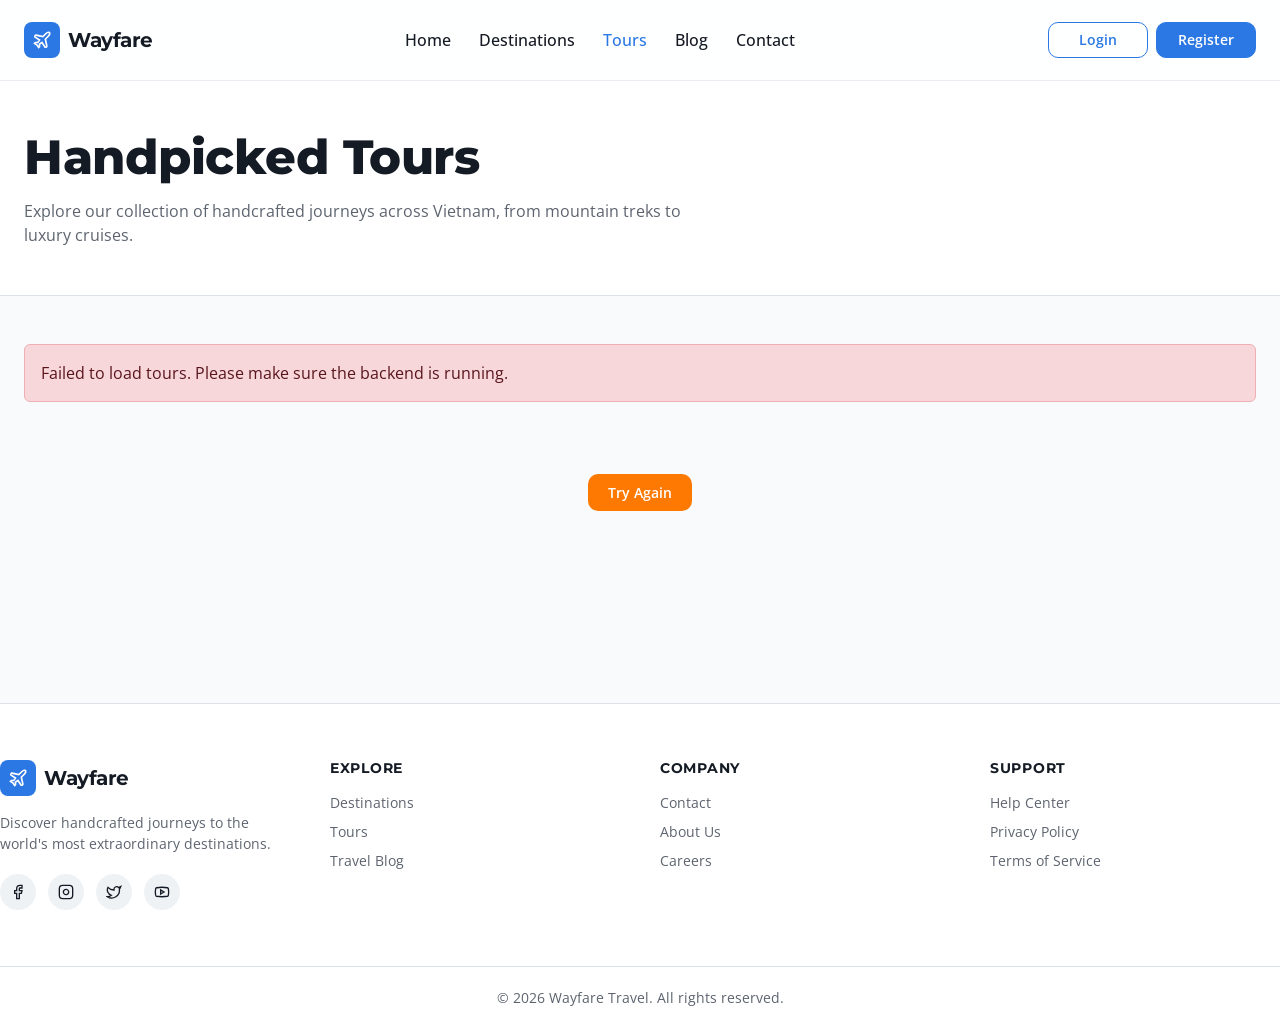
<file: tours.html>
<!DOCTYPE html>
<html lang="en">
<head>
  <meta charset="UTF-8">
  <meta name="viewport" content="width=device-width, initial-scale=1.0">
  <title>Discover Vietnam — Wayfare Tours</title>
  <meta name="description" content="5-day, 4-night tour across Vietnam: Ha Long, Hoi An, Da Nang, and Sa Pa. Book with Wayfare.">
  <link
    href="https://cdn.jsdelivr.net/npm/bootstrap@5.3.3/dist/css/bootstrap.min.css"
    rel="stylesheet"
    integrity="sha384-QWTKZyjpPEjISv5WaRU9OFeRpok6YctnYmDr5pNlyT2bRjXh0JMhjY6hW+ALEwIH"
    crossorigin="anonymous"
  >
  <link rel="stylesheet" href="css/styles.css">
</head>
<body class="site" data-page="tours">
  <header class="navbar">
    <div class="container navbar__inner">
      <a href="index.html" class="navbar__brand">
        <span class="navbar__logo">
          <svg class="icon" viewBox="0 0 24 24" fill="none" stroke="currentColor" stroke-width="2"><path d="M17.8 19.2 16 11l3.5-3.5C21 6 21.5 4 21 3c-1-.5-3 0-4.5 1.5L13 8 4.8 6.2c-.5-.1-.9.1-1.1.5l-.3.5c-.2.5-.1 1 .3 1.3L9 12l-2 3H4l-1 1 3 2 2 3 1-1v-3l3-2 3.5 5.3c.3.4.8.5 1.3.3l.5-.2c.4-.3.6-.7.5-1.2z"/></svg>
        </span>
        <span class="navbar__name">Wayfare</span>
      </a>
      <nav class="navbar__nav">
        <a href="index.html" class="btn-ghost-nav" data-nav-link="home">Home</a>
        <a href="destinations.html" class="btn-ghost-nav" data-nav-link="destinations">Destinations</a>
        <a href="tours.html" class="btn-ghost-nav" data-nav-link="tours">Tours</a>
        <a href="blog.html" class="btn-ghost-nav" data-nav-link="blog">Blog</a>
        <a href="contact.html" class="btn-ghost-nav" data-nav-link="contact">Contact</a>
      </nav>
      <div class="navbar__actions">
        <a href="login.html" class="btn-nav-auth btn-nav-auth--login" data-nav-link="login">Login</a>
        <a href="register.html" class="btn-nav-auth btn-nav-auth--register" data-nav-link="register">Register</a>
      </div>
      <button class="navbar__toggle" data-nav-toggle aria-label="Toggle menu" aria-expanded="false">
        <svg class="icon" data-icon-menu viewBox="0 0 24 24" fill="none" stroke="currentColor" stroke-width="2"><path d="M4 12h16"/><path d="M4 18h16"/><path d="M4 6h16"/></svg>
        <svg class="icon hidden" data-icon-close viewBox="0 0 24 24" fill="none" stroke="currentColor" stroke-width="2"><path d="M18 6 6 18"/><path d="m6 6 12 12"/></svg>
      </button>
    </div>
    <div class="navbar__mobile" data-nav-mobile>
      <div class="navbar__mobile-inner">
        <nav class="navbar__mobile-nav">
          <a href="index.html" class="btn-ghost-nav" data-nav-link="home">Home</a>
          <a href="destinations.html" class="btn-ghost-nav" data-nav-link="destinations">Destinations</a>
          <a href="tours.html" class="btn-ghost-nav" data-nav-link="tours">Tours</a>
          <a href="blog.html" class="btn-ghost-nav" data-nav-link="blog">Blog</a>
          <a href="contact.html" class="btn-ghost-nav" data-nav-link="contact">Contact</a>
          <div class="navbar__mobile-actions">
            <a href="login.html" class="btn-nav-auth btn-nav-auth--login" data-nav-link="login">Login</a>
            <a href="register.html" class="btn-nav-auth btn-nav-auth--register" data-nav-link="register">Register</a>
          </div>
        </nav>
      </div>
    </div>
  </header>

  <main class="main">
    <section class="page-header">
      <div class="container">
        <h1>Handpicked Tours</h1>
        <p>Explore our collection of handcrafted journeys across Vietnam, from mountain treks to luxury cruises.</p>
      </div>
    </section>

    <section class="container py-5">
      <div class="mb-4 d-none" data-tour-feedback role="alert"></div>
      <div class="tour-list-grid" data-tour-list>
        <!-- Dynamic tours will be rendered here -->
        <div class="text-center py-5">
          <div class="spinner-border text-primary" role="status">
            <span class="visually-hidden">Loading tours...</span>
          </div>
          <p class="mt-3 text-secondary">Loading our best tours for you...</p>
        </div>
      </div>
    </section>
  </main>

  <footer class="footer">
    <div class="container footer__grid">
      <div>
        <a href="index.html" class="navbar__brand">
          <span class="navbar__logo">
            <svg class="icon" viewBox="0 0 24 24" fill="none" stroke="currentColor" stroke-width="2"><path d="M17.8 19.2 16 11l3.5-3.5C21 6 21.5 4 21 3c-1-.5-3 0-4.5 1.5L13 8 4.8 6.2c-.5-.1-.9.1-1.1.5l-.3.5c-.2.5-.1 1 .3 1.3L9 12l-2 3H4l-1 1 3 2 2 3 1-1v-3l3-2 3.5 5.3c.3.4.8.5 1.3.3l.5-.2c.4-.3.6-.7.5-1.2z"/></svg>
          </span>
          <span class="navbar__name">Wayfare</span>
        </a>
        <p class="footer__desc">Discover handcrafted journeys to the world's most extraordinary destinations.</p>
        <div class="footer__social">
          <a href="#" aria-label="Facebook"><svg class="icon--sm" viewBox="0 0 24 24" fill="none" stroke="currentColor" stroke-width="2"><path d="M18 2h-3a5 5 0 0 0-5 5v3H7v4h3v8h4v-8h3l1-4h-4V7a1 1 0 0 1 1-1h3z"/></svg></a>
          <a href="#" aria-label="Instagram"><svg class="icon--sm" viewBox="0 0 24 24" fill="none" stroke="currentColor" stroke-width="2"><rect width="20" height="20" x="2" y="2" rx="5" ry="5"/><path d="M16 11.37A4 4 0 1 1 12.63 8 4 4 0 0 1 16 11.37z"/><line x1="17.5" x2="17.51" y1="6.5" y2="6.5"/></svg></a>
          <a href="#" aria-label="Twitter"><svg class="icon--sm" viewBox="0 0 24 24" fill="none" stroke="currentColor" stroke-width="2"><path d="M22 4s-.7 2.1-2 3.4c1.6 10-9.4 17.3-18 11.6 2.2.1 4.4-.6 6-2C3 15.5.5 9.6 3 5c2.2 2.6 5.6 4.1 9 4-.9-4.2 4-6.6 7-3.8 1.1 0 3-1.2 3-1.2z"/></svg></a>
          <a href="#" aria-label="Youtube"><svg class="icon--sm" viewBox="0 0 24 24" fill="none" stroke="currentColor" stroke-width="2"><path d="M2.5 17a24.12 24.12 0 0 1 0-10 2 2 0 0 1 1.4-1.4 49.56 49.56 0 0 1 16.2 0A2 2 0 0 1 21.5 7a24.12 24.12 0 0 1 0 10 2 2 0 0 1-1.4 1.4 49.55 49.55 0 0 1-16.2 0A2 2 0 0 1 2.5 17"/><path d="m10 15 5-3-5-3z"/></svg></a>
        </div>
      </div>
      <div>
        <h4 class="footer__col-title">Explore</h4>
        <ul class="footer__links">
          <li><a href="destinations.html">Destinations</a></li>
          <li><a href="tours.html">Tours</a></li>
          <li><a href="blog.html">Travel Blog</a></li>
        </ul>
      </div>
      <div>
        <h4 class="footer__col-title">Company</h4>
        <ul class="footer__links">
          <li><a href="contact.html">Contact</a></li>
          <li><a href="index.html">About Us</a></li>
          <li><a href="index.html">Careers</a></li>
        </ul>
      </div>
      <div>
        <h4 class="footer__col-title">Support</h4>
        <ul class="footer__links">
          <li><a href="contact.html">Help Center</a></li>
          <li><a href="index.html">Privacy Policy</a></li>
          <li><a href="index.html">Terms of Service</a></li>
        </ul>
      </div>
    </div>
    <div class="footer__bottom">
      <div class="container">© <span id="footer-year"></span> Wayfare Travel. All rights reserved.</div>
    </div>
  </footer>

  <script src="js/data.js"></script>
  
  <script src="assets/js/api.js"></script>
  <script src="assets/js/auth.js"></script>
  <script src="assets/js/navbar.js"></script>
  <script src="js/main.js"></script>
  <script src="js/tours.js"></script>
  <script
    src="https://cdn.jsdelivr.net/npm/bootstrap@5.3.3/dist/js/bootstrap.bundle.min.js"
    integrity="sha384-YvpcrYf0tY3lHB60NNkmXc5s9fDVZLESaAA55NDzOxhy9GkcIdslK1eN7N6jIeHz"
    crossorigin="anonymous"
  ></script>
</body>
</html>
</file>
<file: css/styles.css>
@import url('https://fonts.googleapis.com/css2?family=Montserrat:wght@600;700;800&family=Open+Sans:wght@400;500;600&display=swap');

:root {
  --radius: 0.625rem;
  --radius-md: calc(var(--radius) - 2px);
  --radius-xl: calc(var(--radius) + 4px);
  --radius-2xl: calc(var(--radius) + 8px);

  --background: oklch(0.985 0.002 247);
  --foreground: oklch(0.22 0.02 260);
  --card: oklch(1 0 0);
  --primary: oklch(0.585 0.18 258);
  --primary-foreground: oklch(1 0 0);
  --muted: oklch(0.96 0.005 247);
  --muted-foreground: oklch(0.5 0.02 260);
  --accent: oklch(0.72 0.19 50);
  --accent-foreground: oklch(1 0 0);
  --destructive: oklch(0.6 0.22 25);
  --border: oklch(0.91 0.01 255);
  --star: oklch(0.82 0.17 85);
  --shadow-card: 0 6px 24px -8px oklch(0.22 0.02 260 / 0.15);
  --shadow-elevated: 0 12px 40px -10px oklch(0.22 0.02 260 / 0.25);

  --font-sans: 'Open Sans', system-ui, sans-serif;
  --font-display: 'Montserrat', system-ui, sans-serif;
}

*, *::before, *::after { box-sizing: border-box; }

html { scroll-behavior: smooth; }

body {
  margin: 0;
  background: var(--background);
  color: var(--foreground);
  font-family: var(--font-sans);
  -webkit-font-smoothing: antialiased;
}

h1, h2, h3, h4, h5, h6 {
  font-family: var(--font-display);
  font-weight: 700;
  letter-spacing: -0.01em;
}

a { color: inherit; text-decoration: none; }

img { display: block; max-width: 100%; }

.site { display: flex; min-height: 100vh; flex-direction: column; }
.main { flex: 1; }

.container {
  width: 100%;
  max-width: 80rem;
  margin: 0 auto;
  padding-left: 1rem;
  padding-right: 1rem;
}

@media (min-width: 640px) {
  .container { padding-left: 1.5rem; padding-right: 1.5rem; }
}

/* Buttons & forms */
.btn-cta {
  background: var(--accent);
  color: var(--accent-foreground);
  font-weight: 600;
  padding: 0.75rem 1.5rem;
  border: none;
  border-radius: var(--radius);
  cursor: pointer;
  transition: transform 0.15s ease, box-shadow 0.15s ease, background-color 0.15s ease;
  display: inline-flex;
  align-items: center;
  justify-content: center;
  gap: 0.5rem;
  font-family: inherit;
  font-size: inherit;
}

.btn-cta:hover {
  background: oklch(0.66 0.19 50);
  box-shadow: 0 8px 24px -8px oklch(0.72 0.19 50 / 0.55);
  transform: translateY(-1px);
}

.btn-cta:focus-visible {
  outline: 3px solid oklch(0.72 0.19 50 / 0.4);
  outline-offset: 2px;
}

.btn-cta--sm { padding: 0.5rem 1.25rem; font-size: 0.875rem; }
.btn-cta--full { width: 100%; }

.btn-ghost-nav {
  color: var(--foreground);
  font-weight: 500;
  padding: 0.5rem 0.75rem;
  border-radius: var(--radius-md);
  transition: color 0.15s ease, background-color 0.15s ease;
}

.btn-ghost-nav:hover,
.btn-ghost-nav.active { color: var(--primary); }

.btn-outline-nav {
  display: inline-flex;
  align-items: center;
  justify-content: center;
  padding: 0.5rem 1.25rem;
  border: 1.5px solid var(--border);
  border-radius: var(--radius);
  background: transparent;
  color: var(--foreground);
  font-weight: 600;
  font-size: 0.875rem;
  font-family: inherit;
  transition: border-color 0.15s ease, color 0.15s ease, background-color 0.15s ease;
}

.btn-outline-nav:hover {
  border-color: var(--primary);
  color: var(--primary);
  background: oklch(0.585 0.18 258 / 0.05);
}

.btn-outline-nav.active {
  border-color: var(--primary);
  color: var(--primary);
  background: oklch(0.585 0.18 258 / 0.08);
}

.btn-outline-nav--sm {
  padding: 0.5rem 1.25rem;
  font-size: 0.875rem;
}

.btn-nav-auth {
  display: inline-flex;
  align-items: center;
  justify-content: center;
  min-width: 6.25rem;
  padding: 0.5rem 1.25rem;
  border: 1.5px solid var(--primary);
  border-radius: var(--radius);
  font-size: 0.875rem;
  font-weight: 600;
  font-family: inherit;
  line-height: 1.25;
  transition: background-color 0.15s ease, color 0.15s ease, box-shadow 0.15s ease;
}

.btn-nav-auth--login {
  background: transparent;
  color: var(--primary);
}

.btn-nav-auth--login:hover {
  background: oklch(0.585 0.18 258 / 0.08);
}

.btn-nav-auth--login.active {
  background: oklch(0.585 0.18 258 / 0.12);
}

.btn-nav-auth--register {
  background: var(--primary);
  color: var(--primary-foreground);
}

.btn-nav-auth--register:hover {
  background: oklch(0.52 0.18 258);
  box-shadow: 0 4px 16px -4px oklch(0.585 0.18 258 / 0.5);
}

.btn-nav-auth--register.active {
  box-shadow: 0 0 0 3px oklch(0.585 0.18 258 / 0.35);
}

.btn-cta.active {
  box-shadow: 0 0 0 3px oklch(0.72 0.19 50 / 0.35);
}

.field {
  width: 100%;
  background: var(--card);
  border: 1.5px solid var(--border);
  border-radius: var(--radius);
  padding: 0.65rem 0.85rem;
  font-size: 0.95rem;
  font-family: inherit;
  transition: border-color 0.15s ease, box-shadow 0.15s ease;
}

.field:focus {
  outline: none;
  border-color: var(--primary);
  box-shadow: 0 0 0 3px oklch(0.585 0.18 258 / 0.18);
}

.field.error {
  border-color: var(--destructive);
  box-shadow: 0 0 0 3px oklch(0.6 0.22 25 / 0.15);
}

.field-label {
  display: block;
  margin-bottom: 0.375rem;
  font-size: 0.75rem;
  font-weight: 600;
  text-transform: uppercase;
  letter-spacing: 0.05em;
  color: var(--muted-foreground);
}

.field-error {
  display: block;
  margin-top: 0.375rem;
  font-size: 0.75rem;
  font-weight: 500;
  color: var(--destructive);
}

.card-surface {
  background: var(--card);
  border-radius: var(--radius-xl);
  box-shadow: var(--shadow-card);
  overflow: hidden;
}

.img-zoom { overflow: hidden; }
.img-zoom img {
  width: 100%;
  height: 100%;
  object-fit: cover;
  transition: transform 0.6s ease;
}
.img-zoom:hover img { transform: scale(1.08); }

/* Navbar */
.navbar {
  position: sticky;
  top: 0;
  z-index: 50;
  width: 100%;
  border-bottom: 1px solid oklch(0.91 0.01 255 / 0.6);
  background: oklch(1 0 0 / 0.85);
  backdrop-filter: blur(12px);
}

.navbar__inner {
  display: grid;
  grid-template-columns: 1fr auto 1fr;
  height: 4rem;
  align-items: center;
}

.navbar__brand {
  display: flex;
  align-items: center;
  gap: 0.5rem;
  justify-self: start;
}

.navbar__logo {
  display: grid;
  place-items: center;
  width: 2.25rem;
  height: 2.25rem;
  border-radius: 0.5rem;
  background: var(--primary);
  color: var(--primary-foreground);
}

.navbar__name {
  font-family: var(--font-display);
  font-size: 1.25rem;
  font-weight: 700;
  letter-spacing: -0.025em;
}

.navbar__nav {
  display: none;
  align-items: center;
  gap: 0.25rem;
  justify-self: center;
  grid-column: 2;
}

@media (min-width: 768px) {
  .navbar__nav { display: flex; }
}

.navbar__actions {
  display: none;
  align-items: center;
  gap: 0.5rem;
  justify-self: end;
  grid-column: 3;
}

@media (min-width: 768px) {
  .navbar__actions { display: flex; }
}

.navbar__toggle {
  display: grid;
  place-items: center;
  width: 2.5rem;
  height: 2.5rem;
  border: none;
  border-radius: var(--radius-md);
  background: transparent;
  color: var(--foreground);
  cursor: pointer;
  transition: background-color 0.15s ease;
  justify-self: end;
  grid-column: 3;
}

.navbar__toggle:hover { background: var(--muted); }

@media (min-width: 768px) {
  .navbar__toggle { display: none; }
}

.navbar__mobile {
  display: grid;
  overflow: hidden;
  transition: grid-template-rows 0.3s ease-out;
  grid-template-rows: 0fr;
}

.navbar__mobile.open { grid-template-rows: 1fr; }

@media (min-width: 768px) {
  .navbar__mobile { display: none; }
}

.navbar__mobile-inner { min-height: 0; }

.navbar__mobile-nav {
  display: flex;
  flex-direction: column;
  gap: 0.25rem;
  border-top: 1px solid var(--border);
  background: var(--card);
  padding: 0.75rem 1rem;
}

.navbar__mobile-actions {
  display: flex;
  gap: 0.5rem;
  margin-top: 0.75rem;
  padding-top: 0.75rem;
  border-top: 1px solid var(--border);
}

.navbar__mobile-actions .btn-nav-auth {
  flex: 1;
}

.icon { width: 1.25rem; height: 1.25rem; flex-shrink: 0; }
.icon--sm { width: 1rem; height: 1rem; }
.icon--xs { width: 0.875rem; height: 0.875rem; }

/* User Dropdown */
.user-dropdown {
  position: relative;
}

.user-dropdown__trigger {
  display: flex;
  align-items: center;
  gap: 0.5rem;
  padding: 0.375rem 0.625rem 0.375rem 0.375rem;
  border: 1.5px solid var(--border);
  border-radius: 2rem;
  background: transparent;
  cursor: pointer;
  font-family: inherit;
  font-size: 0.875rem;
  font-weight: 600;
  color: var(--foreground);
  transition: border-color 0.15s ease, background-color 0.15s ease, box-shadow 0.15s ease;
}

.user-dropdown__trigger:hover {
  border-color: var(--primary);
  background: oklch(0.585 0.18 258 / 0.05);
}

.user-dropdown.open .user-dropdown__trigger {
  border-color: var(--primary);
  box-shadow: 0 0 0 3px oklch(0.585 0.18 258 / 0.15);
}

.user-dropdown__avatar {
  display: grid;
  place-items: center;
  width: 2rem;
  height: 2rem;
  border-radius: 50%;
  background: var(--primary);
  color: var(--primary-foreground);
  font-size: 0.75rem;
  font-weight: 700;
  font-family: var(--font-display);
  flex-shrink: 0;
}

.user-dropdown__avatar--sm {
  width: 1.75rem;
  height: 1.75rem;
  font-size: 0.7rem;
}

.user-dropdown__name {
  max-width: 8rem;
  overflow: hidden;
  text-overflow: ellipsis;
  white-space: nowrap;
}

.user-dropdown__chevron {
  flex-shrink: 0;
  transition: transform 0.2s ease;
  color: var(--muted-foreground);
}

.user-dropdown.open .user-dropdown__chevron {
  transform: rotate(180deg);
}

.user-dropdown__menu {
  position: absolute;
  top: calc(100% + 0.5rem);
  right: 0;
  min-width: 13rem;
  background: var(--card);
  border: 1px solid var(--border);
  border-radius: var(--radius-xl);
  box-shadow: var(--shadow-elevated);
  padding: 0.375rem;
  z-index: 100;
  opacity: 0;
  pointer-events: none;
  transform: translateY(-6px) scale(0.97);
  transform-origin: top right;
  transition: opacity 0.15s ease, transform 0.15s ease;
}

.user-dropdown.open .user-dropdown__menu {
  opacity: 1;
  pointer-events: auto;
  transform: translateY(0) scale(1);
}

.user-dropdown__header {
  display: flex;
  flex-direction: column;
  gap: 0.125rem;
  padding: 0.625rem 0.75rem;
}

.user-dropdown__header-name {
  font-size: 0.875rem;
  font-weight: 700;
  color: var(--foreground);
}

.user-dropdown__header-email {
  font-size: 0.75rem;
  color: var(--muted-foreground);
  overflow: hidden;
  text-overflow: ellipsis;
  white-space: nowrap;
}

.user-dropdown__divider {
  height: 1px;
  background: var(--border);
  margin: 0.25rem 0;
}

.user-dropdown__item {
  display: flex;
  align-items: center;
  gap: 0.625rem;
  width: 100%;
  padding: 0.625rem 0.75rem;
  border-radius: var(--radius-md);
  border: none;
  background: transparent;
  font-family: inherit;
  font-size: 0.875rem;
  font-weight: 500;
  color: var(--foreground);
  cursor: pointer;
  text-decoration: none;
  transition: background-color 0.12s ease, color 0.12s ease;
}

.user-dropdown__item:hover {
  background: var(--muted);
  color: var(--primary);
}

.user-dropdown__item--danger { color: var(--destructive); }
.user-dropdown__item--danger:hover {
  background: oklch(0.6 0.22 25 / 0.08);
  color: var(--destructive);
}

/* Mobile user display */
.navbar__mobile-user {
  display: flex;
  align-items: center;
  gap: 0.625rem;
  padding: 0.5rem 0;
  font-weight: 600;
  font-size: 0.9rem;
  color: var(--foreground);
  border-bottom: 1px solid var(--border);
  margin-bottom: 0.5rem;
}



/* Footer */
.footer {
  margin-top: 6rem;
  border-top: 1px solid var(--border);
  background: var(--card);
}

.footer__grid {
  display: grid;
  gap: 2.5rem;
  padding: 3.5rem 0;
}

@media (min-width: 768px) {
  .footer__grid { grid-template-columns: repeat(4, 1fr); }
}

.footer__desc {
  margin-top: 1rem;
  max-width: 20rem;
  font-size: 0.875rem;
  color: var(--muted-foreground);
}

.footer__social {
  display: flex;
  gap: 0.75rem;
  margin-top: 1.25rem;
}

.footer__social a {
  display: grid;
  place-items: center;
  width: 2.25rem;
  height: 2.25rem;
  border-radius: 9999px;
  background: var(--muted);
  color: var(--foreground);
  transition: background-color 0.15s ease, color 0.15s ease;
}

.footer__social a:hover {
  background: var(--primary);
  color: var(--primary-foreground);
}

.footer__col-title {
  margin: 0 0 1rem;
  font-family: var(--font-display);
  font-size: 0.875rem;
  font-weight: 700;
  text-transform: uppercase;
  letter-spacing: 0.05em;
}

.footer__links {
  list-style: none;
  margin: 0;
  padding: 0;
  font-size: 0.875rem;
  color: var(--muted-foreground);
}

.footer__links li + li { margin-top: 0.5rem; }

.footer__links a { transition: color 0.15s ease; }
.footer__links a:hover { color: var(--primary); }

.footer__bottom {
  border-top: 1px solid var(--border);
  padding: 1.25rem 0;
  text-align: center;
  font-size: 0.875rem;
  color: var(--muted-foreground);
}

/* Stars */
.stars {
  display: flex;
  align-items: center;
  gap: 0.125rem;
}

.stars__icon {
  width: 1rem;
  height: 1rem;
}

.stars__rating {
  margin-left: 0.25rem;
  font-size: 0.75rem;
  font-weight: 600;
  color: var(--muted-foreground);
}

/* Page header */
.page-header {
  border-bottom: 1px solid var(--border);
  background: var(--card);
  padding: 3rem 0;
}

.page-header h1 {
  margin: 0;
  font-size: 2.25rem;
  font-weight: 800;
}

@media (min-width: 640px) {
  .page-header h1 { font-size: 3rem; }
}

.page-header p {
  margin: 0.75rem 0 0;
  max-width: 42rem;
  color: var(--muted-foreground);
}

/* Hero (home) */
.hero {
  position: relative;
  isolation: isolate;
}

.hero__bg {
  position: absolute;
  inset: 0;
  z-index: -1;
}

.hero__bg img {
  width: 100%;
  height: 100%;
  object-fit: cover;
}

.hero__overlay {
  position: absolute;
  inset: 0;
  background: linear-gradient(to bottom, oklch(0 0 0 / 0.55), oklch(0 0 0 / 0.35), oklch(0 0 0 / 0.65));
}

.hero__content {
  padding: 7rem 0 7rem;
  color: white;
}

@media (min-width: 640px) {
  .hero__content { padding-top: 9rem; }
}

@media (min-width: 768px) {
  .hero__content { padding-bottom: 10rem; }
}

.hero__badge {
  display: inline-block;
  padding: 0.25rem 0.75rem;
  border-radius: 9999px;
  background: oklch(1 0 0 / 0.15);
  font-size: 0.75rem;
  font-weight: 600;
  text-transform: uppercase;
  letter-spacing: 0.05em;
  backdrop-filter: blur(4px);
}

.hero h1 {
  margin: 1rem 0 0;
  max-width: 42rem;
  font-size: 2.25rem;
  font-weight: 800;
  line-height: 1.15;
}

@media (min-width: 640px) {
  .hero h1 { font-size: 3rem; }
}

@media (min-width: 768px) {
  .hero h1 { font-size: 3.75rem; }
}

.hero__desc {
  margin: 1rem 0 0;
  max-width: 36rem;
  font-size: 1rem;
  color: oklch(1 0 0 / 0.85);
}

@media (min-width: 640px) {
  .hero__desc { font-size: 1.125rem; }
}

.search-card {
  margin-top: 2.5rem;
  padding: 1rem;
  border-radius: var(--radius-2xl);
  background: oklch(1 0 0 / 0.95);
  box-shadow: 0 25px 50px -12px oklch(0 0 0 / 0.25);
  backdrop-filter: blur(4px);
}

@media (min-width: 640px) {
  .search-card { padding: 1.5rem; }
}

.search-card__grid {
  display: grid;
  gap: 1rem;
}

@media (min-width: 768px) {
  .search-card__grid {
    grid-template-columns: 1.3fr 1fr 1fr auto;
    align-items: end;
  }
}

.search-card .btn-cta {
  height: 46px;
  width: 100%;
}

@media (min-width: 768px) {
  .search-card .btn-cta { width: auto; }
}

/* Section */
.section { padding: 5rem 0; }
.section--card { background: var(--card); }

.section__header {
  display: flex;
  flex-wrap: wrap;
  align-items: flex-end;
  justify-content: space-between;
  gap: 1rem;
  margin-bottom: 2.5rem;
}

.section__eyebrow {
  margin: 0;
  font-size: 0.875rem;
  font-weight: 600;
  text-transform: uppercase;
  letter-spacing: 0.05em;
  color: var(--primary);
}

.section__title {
  margin: 0.5rem 0 0;
  font-size: 1.875rem;
  font-weight: 700;
}

@media (min-width: 640px) {
  .section__title { font-size: 2.25rem; }
}

.section__link {
  display: inline-flex;
  align-items: center;
  gap: 0.5rem;
  font-weight: 600;
  color: var(--primary);
}

.section__link svg { transition: transform 0.15s ease; }
.section__link:hover svg { transform: translateX(4px); }

.section__center {
  max-width: 42rem;
  margin: 0 auto 3rem;
  text-align: center;
}

/* Destination cards (home) */
.dest-grid {
  display: grid;
  gap: 1.5rem;
}

@media (min-width: 640px) {
  .dest-grid { grid-template-columns: repeat(2, 1fr); }
}

@media (min-width: 1024px) {
  .dest-grid { grid-template-columns: repeat(4, 1fr); }
}

.dest-card {
  display: flex;
  flex-direction: column;
}

.dest-card__img {
  position: relative;
  aspect-ratio: 4 / 3;
}

.dest-card__price {
  position: absolute;
  top: 0.75rem;
  right: 0.75rem;
  padding: 0.25rem 0.75rem;
  border-radius: 9999px;
  background: var(--accent);
  color: var(--accent-foreground);
  font-size: 0.75rem;
  font-weight: 700;
  box-shadow: var(--shadow-card);
}

.dest-card__body {
  display: flex;
  flex: 1;
  flex-direction: column;
  padding: 1.25rem;
}

.dest-card__location {
  display: flex;
  align-items: center;
  gap: 0.25rem;
  font-size: 0.75rem;
  font-weight: 500;
  text-transform: uppercase;
  letter-spacing: 0.05em;
  color: var(--muted-foreground);
}

.dest-card__name {
  margin: 0.25rem 0 0;
  font-size: 1.125rem;
  font-weight: 700;
}

.dest-card__link {
  display: inline-flex;
  align-items: center;
  gap: 0.25rem;
  margin-top: 1rem;
  font-size: 0.875rem;
  font-weight: 600;
  color: var(--primary);
}

.dest-card__link:hover { text-decoration: underline; }

.dest-card__link-wrap {
  display: block;
  position: relative;
  aspect-ratio: 4 / 3;
  color: inherit;
}

.dest-card__name a {
  color: inherit;
}

.dest-card__name a:hover {
  color: var(--primary);
}

.dest-tile-link {
  display: block;
  color: inherit;
  border-radius: var(--radius-xl);
  transition: transform 0.2s ease, box-shadow 0.2s ease;
}

.dest-tile-link:hover {
  transform: translateY(-2px);
  box-shadow: var(--shadow-elevated);
}

.dest-tile-link:focus-visible {
  outline: 3px solid oklch(0.585 0.18 258 / 0.4);
  outline-offset: 3px;
}

/* Destination detail */
.dest-detail-hero {
  position: relative;
  isolation: isolate;
  min-height: 22rem;
  display: flex;
  align-items: flex-end;
  overflow: hidden;
}

@media (min-width: 768px) {
  .dest-detail-hero { min-height: 28rem; }
}

.dest-detail-hero__img {
  position: absolute;
  inset: 0;
  width: 100%;
  height: 100%;
  object-fit: cover;
}

.dest-detail-hero__overlay {
  position: absolute;
  inset: 0;
  background: linear-gradient(to top, oklch(0 0 0 / 0.85), oklch(0 0 0 / 0.35), oklch(0 0 0 / 0.15));
}

.dest-detail-hero__content {
  position: relative;
  z-index: 1;
  padding: 2.5rem 1rem 2.75rem;
  color: white;
}

@media (min-width: 640px) {
  .dest-detail-hero__content { padding-bottom: 3.5rem; }
}

.dest-detail__back {
  display: inline-flex;
  align-items: center;
  gap: 0.375rem;
  margin-bottom: 1rem;
  font-size: 0.875rem;
  font-weight: 600;
  color: oklch(1 0 0 / 0.9);
  transition: opacity 0.15s ease;
}

.dest-detail__back:hover {
  opacity: 0.8;
  color: white;
}

.dest-detail-hero__tags {
  display: flex;
  flex-wrap: wrap;
  gap: 0.5rem;
  margin-bottom: 0.75rem;
}

.dest-detail__tag {
  padding: 0.25rem 0.75rem;
  border-radius: 9999px;
  background: oklch(1 0 0 / 0.15);
  backdrop-filter: blur(8px);
  font-size: 0.75rem;
  font-weight: 600;
  text-transform: uppercase;
  letter-spacing: 0.04em;
}

.dest-detail-hero__content h1 {
  margin: 0;
  font-size: 2.25rem;
  font-weight: 800;
  max-width: 42rem;
}

@media (min-width: 640px) {
  .dest-detail-hero__content h1 { font-size: 3rem; }
}

.dest-detail-hero__meta {
  display: flex;
  flex-wrap: wrap;
  align-items: center;
  gap: 1rem;
  margin-top: 0.75rem;
}

.dest-detail-hero__location {
  display: inline-flex;
  align-items: center;
  gap: 0.375rem;
  font-size: 0.9375rem;
  font-weight: 500;
  color: oklch(1 0 0 / 0.9);
}

.dest-detail-hero .stars__rating {
  color: white;
}

.dest-detail {
  display: grid;
  gap: 2.5rem;
  padding: 3rem 0 4rem;
}

@media (min-width: 1024px) {
  .dest-detail {
    grid-template-columns: minmax(0, 1fr) 22rem;
    align-items: start;
    gap: 3rem;
  }
}

.dest-detail__block h2 {
  margin: 0 0 1rem;
  font-size: 1.375rem;
}

.dest-detail__lead {
  margin: 0;
  font-size: 1.0625rem;
  line-height: 1.7;
  color: var(--muted-foreground);
}

.dest-detail__stats {
  display: grid;
  gap: 1rem;
  margin: 2rem 0;
}

@media (min-width: 640px) {
  .dest-detail__stats { grid-template-columns: repeat(3, 1fr); }
}

.dest-detail__stat {
  padding: 1.25rem;
  border-radius: var(--radius-xl);
  background: var(--card);
  box-shadow: var(--shadow-card);
}

.dest-detail__stat-label {
  display: block;
  font-size: 0.75rem;
  font-weight: 600;
  text-transform: uppercase;
  letter-spacing: 0.05em;
  color: var(--muted-foreground);
}

.dest-detail__stat-value {
  display: block;
  margin-top: 0.375rem;
  font-family: var(--font-display);
  font-size: 1rem;
  font-weight: 700;
}

.dest-detail__stat-value--price {
  color: var(--primary);
}

.dest-detail__highlights {
  margin: 0;
  padding: 0;
  list-style: none;
  display: grid;
  gap: 0.75rem;
}

.dest-detail__highlights li {
  position: relative;
  padding-left: 1.75rem;
  line-height: 1.6;
}

.dest-detail__highlights li::before {
  content: "";
  position: absolute;
  left: 0;
  top: 0.45rem;
  width: 0.625rem;
  height: 0.625rem;
  border-radius: 50%;
  background: var(--accent);
}

.dest-detail__related {
  display: grid;
  gap: 1.25rem;
}

@media (min-width: 640px) {
  .dest-detail__related { grid-template-columns: repeat(3, 1fr); }
}

.dest-detail__related-card {
  display: block;
  color: inherit;
  overflow: hidden;
  transition: transform 0.2s ease, box-shadow 0.2s ease;
}

.dest-detail__related-card:hover {
  transform: translateY(-2px);
  box-shadow: var(--shadow-elevated);
}

.dest-detail__related-card img {
  width: 100%;
  aspect-ratio: 4 / 3;
  object-fit: cover;
}

.dest-detail__related-body {
  padding: 1rem 1.125rem 1.125rem;
}

.dest-detail__related-meta {
  font-size: 0.75rem;
  font-weight: 600;
  text-transform: uppercase;
  letter-spacing: 0.05em;
  color: var(--muted-foreground);
}

.dest-detail__related-body h3 {
  margin: 0.25rem 0 0;
  font-size: 1rem;
}

.dest-detail__related-price {
  display: block;
  margin-top: 0.375rem;
  font-size: 0.875rem;
  font-weight: 600;
  color: var(--primary);
}

.dest-detail__sidebar {
  position: relative;
}

@media (min-width: 1024px) {
  .dest-detail__booking {
    position: sticky;
    top: 5.5rem;
  }
}

.dest-detail__booking {
  padding: 1.5rem;
}

@media (min-width: 640px) {
  .dest-detail__booking { padding: 1.75rem; }
}

.dest-detail__booking-header h2 {
  margin: 0;
  font-size: 1.375rem;
}

.dest-detail__booking-header p {
  margin: 0.375rem 0 0;
  font-size: 0.875rem;
  color: var(--muted-foreground);
}

.dest-detail__booking-price {
  margin: 1.25rem 0 0;
  font-size: 0.9375rem;
  color: var(--muted-foreground);
}

.dest-detail__booking-price strong {
  font-family: var(--font-display);
  font-size: 1.5rem;
  color: var(--foreground);
}

.dest-detail__booking-price span {
  font-size: 0.8125rem;
}

.dest-detail__form {
  display: grid;
  gap: 1rem;
  margin-top: 1.25rem;
}

.dest-detail__form .form-success {
  margin-top: 0;
}

.dest-detail__form textarea.field {
  resize: vertical;
}

.dest-detail__booking-note {
  margin: 1rem 0 0;
  font-size: 0.75rem;
  text-align: center;
  color: var(--muted-foreground);
}

/* Why us */
.features-grid {
  display: grid;
  gap: 2.5rem;
}

@media (min-width: 768px) {
  .features-grid { grid-template-columns: repeat(3, 1fr); }
}

.feature {
  text-align: center;
}

.feature__icon {
  display: grid;
  place-items: center;
  width: 4rem;
  height: 4rem;
  margin: 0 auto;
  border-radius: var(--radius-2xl);
  background: oklch(0.585 0.18 258 / 0.1);
  color: var(--primary);
}

.feature h3 {
  margin: 1.25rem 0 0;
  font-size: 1.25rem;
}

.feature p {
  margin: 0.5rem 0 0;
  color: var(--muted-foreground);
}

/* Destinations page */
.dest-page {
  display: grid;
  gap: 2rem;
  padding: 3rem 0;
}

@media (min-width: 1024px) {
  .dest-page { grid-template-columns: 260px 1fr; }
}

.filter-toggle {
  display: inline-flex;
  align-items: center;
  gap: 0.5rem;
  width: fit-content;
  padding: 0.5rem 1rem;
  border: 1px solid var(--border);
  border-radius: var(--radius-md);
  background: var(--card);
  font-size: 0.875rem;
  font-weight: 600;
  cursor: pointer;
  font-family: inherit;
}

@media (min-width: 1024px) {
  .filter-toggle { display: none; }
}

.filters {
  display: none;
}

.filters.open { display: block; }

@media (min-width: 1024px) {
  .filters { display: block; }
}

.filters__panel {
  position: sticky;
  top: 5rem;
  padding: 1.5rem;
  border-radius: var(--radius-2xl);
  background: var(--card);
  box-shadow: var(--shadow-card);
}

.filters__group + .filters__group { margin-top: 2rem; }

.filters__title {
  margin: 0 0 0.75rem;
  font-family: var(--font-display);
  font-size: 0.875rem;
  font-weight: 700;
  text-transform: uppercase;
  letter-spacing: 0.05em;
}

.filters__option {
  display: flex;
  align-items: center;
  gap: 0.75rem;
  padding: 0.25rem 0;
  font-size: 0.875rem;
  cursor: pointer;
}

.filters__option input {
  width: 1rem;
  height: 1rem;
  cursor: pointer;
  accent-color: oklch(0.585 0.18 258);
}

.filters__clear {
  margin-top: 1rem;
  border: none;
  background: none;
  padding: 0;
  font-size: 0.875rem;
  font-weight: 600;
  color: var(--primary);
  cursor: pointer;
  font-family: inherit;
}

.filters__clear:hover { text-decoration: underline; }

.dest-count {
  margin: 0 0 1.25rem;
  font-size: 0.875rem;
  color: var(--muted-foreground);
}

.dest-list {
  display: grid;
  gap: 1.5rem;
}

@media (min-width: 640px) {
  .dest-list { grid-template-columns: repeat(2, 1fr); }
}

@media (min-width: 1280px) {
  .dest-list { grid-template-columns: repeat(3, 1fr); }
}

.dest-tile {
  position: relative;
  height: 18rem;
  overflow: hidden;
}

.dest-tile > img {
  position: absolute;
  inset: 0;
  width: 100%;
  height: 100%;
  object-fit: cover;
}

.dest-tile__overlay {
  position: absolute;
  inset: 0;
  background: linear-gradient(to top, oklch(0 0 0 / 0.85), oklch(0 0 0 / 0.3), transparent);
}

.dest-tile__content {
  position: absolute;
  inset: 0;
  display: flex;
  flex-direction: column;
  justify-content: flex-end;
  padding: 1.25rem;
  color: white;
}

.dest-tile__meta {
  display: flex;
  align-items: center;
  gap: 0.25rem;
  font-size: 0.75rem;
  font-weight: 500;
  text-transform: uppercase;
  letter-spacing: 0.05em;
  opacity: 0.9;
}

.dest-tile h3 {
  margin: 0.25rem 0 0;
  font-size: 1.5rem;
  font-weight: 700;
}

.dest-tile__desc {
  max-height: 0;
  overflow: hidden;
  margin: 0;
  font-size: 0.875rem;
  color: oklch(1 0 0 / 0.85);
  opacity: 0;
  transition: max-height 0.3s ease, opacity 0.3s ease, margin 0.3s ease;
}

.dest-tile:hover .dest-tile__desc {
  max-height: 5rem;
  margin-top: 0.5rem;
  opacity: 1;
}

.dest-tile__footer {
  display: flex;
  align-items: center;
  justify-content: space-between;
  margin-top: 0.75rem;
}

.dest-tile__tag {
  padding: 0.25rem 0.625rem;
  border-radius: 9999px;
  background: oklch(1 0 0 / 0.15);
  font-size: 0.75rem;
  font-weight: 600;
  backdrop-filter: blur(4px);
}

.dest-tile__price {
  padding: 0.25rem 0.75rem;
  border-radius: 9999px;
  background: var(--accent);
  font-size: 0.75rem;
  font-weight: 700;
}

.empty-state {
  padding: 3rem;
  border: 1px dashed var(--border);
  border-radius: var(--radius-2xl);
  background: var(--card);
  text-align: center;
  color: var(--muted-foreground);
}

/* Tours page */
.tour-gallery {
  display: grid;
  gap: 0.75rem;
  padding-top: 2.5rem;
}

@media (min-width: 768px) {
  .tour-gallery { grid-template-columns: 2fr 1fr; }
}

.tour-gallery__main {
  border-radius: var(--radius-2xl);
  overflow: hidden;
}

.tour-gallery__main img { aspect-ratio: 16 / 10; width: 100%; object-fit: cover; }

.tour-gallery__side {
  display: grid;
  grid-template-columns: repeat(3, 1fr);
  gap: 0.75rem;
}

@media (min-width: 768px) {
  .tour-gallery__side { grid-template-columns: 1fr; }
}

.tour-gallery__side .img-zoom {
  border-radius: var(--radius-2xl);
  overflow: hidden;
}

.tour-gallery__side img {
  aspect-ratio: 16 / 10;
  width: 100%;
  object-fit: cover;
}

@media (min-width: 768px) {
  .tour-gallery__side img { aspect-ratio: auto; height: 100%; }
}

.tour-layout {
  display: grid;
  gap: 2.5rem;
  margin-top: 2.5rem;
}

@media (min-width: 1024px) {
  .tour-layout { grid-template-columns: 1fr 360px; }
}

.badge {
  display: inline-flex;
  align-items: center;
  gap: 0.375rem;
  padding: 0.25rem 0.75rem;
  border-radius: 9999px;
  background: oklch(0.585 0.18 258 / 0.1);
  font-size: 0.75rem;
  font-weight: 600;
  color: var(--primary);
}

.badges { display: flex; flex-wrap: wrap; gap: 0.5rem; }

.tour-title {
  margin: 1rem 0 0;
  font-size: 2.25rem;
  font-weight: 800;
  line-height: 1.15;
}

@media (min-width: 640px) {
  .tour-title { font-size: 3rem; }
}

.tour-meta {
  display: flex;
  align-items: center;
  gap: 1rem;
  margin-top: 0.75rem;
}

.tour-meta span { font-size: 0.875rem; color: var(--muted-foreground); }

.tour-intro {
  margin: 1.25rem 0 0;
  max-width: 42rem;
  font-size: 1.125rem;
  color: var(--muted-foreground);
}

.itinerary { margin-top: 3rem; }

.itinerary h2 {
  margin: 0;
  font-size: 1.5rem;
}

.itinerary__list {
  position: relative;
  margin-top: 1.5rem;
  padding-left: 1.5rem;
  border-left: 2px solid var(--border);
}

.itinerary__item {
  position: relative;
  padding-bottom: 1.25rem;
}

.itinerary__day {
  position: absolute;
  left: -33px;
  top: 0.5rem;
  display: grid;
  place-items: center;
  width: 1.75rem;
  height: 1.75rem;
  border-radius: 9999px;
  background: var(--primary);
  color: var(--primary-foreground);
  font-size: 0.75rem;
  font-weight: 700;
  box-shadow: 0 0 0 4px var(--background);
}

.itinerary__toggle {
  display: flex;
  width: 100%;
  align-items: center;
  justify-content: space-between;
  padding: 1rem 1.25rem;
  border: none;
  border-radius: var(--radius-xl);
  background: var(--card);
  text-align: left;
  cursor: pointer;
  box-shadow: var(--shadow-card);
  transition: box-shadow 0.15s ease;
  font-family: inherit;
}

.itinerary__toggle:hover { box-shadow: var(--shadow-elevated); }

.itinerary__label {
  font-size: 0.75rem;
  font-weight: 600;
  text-transform: uppercase;
  letter-spacing: 0.05em;
  color: var(--primary);
}

.itinerary__name {
  margin-top: 0.25rem;
  font-family: var(--font-display);
  font-size: 1.125rem;
  font-weight: 700;
  color: var(--foreground);
}

.itinerary__chevron {
  width: 1.25rem;
  height: 1.25rem;
  color: var(--muted-foreground);
  transition: transform 0.3s ease;
  flex-shrink: 0;
}

.itinerary__item.open .itinerary__chevron { transform: rotate(180deg); }

.itinerary__body {
  display: grid;
  overflow: hidden;
  grid-template-rows: 0fr;
  transition: grid-template-rows 0.3s ease;
}

.itinerary__item.open .itinerary__body { grid-template-rows: 1fr; }

.itinerary__body-inner { min-height: 0; }

.itinerary__body p {
  margin: 0;
  padding: 0.75rem 1.25rem 0.25rem;
  color: var(--muted-foreground);
}

.includes { margin-top: 3rem; }

.includes h2 { margin: 0; font-size: 1.5rem; }

.includes__list {
  display: grid;
  gap: 0.75rem;
  margin-top: 1rem;
  list-style: none;
  padding: 0;
}

@media (min-width: 640px) {
  .includes__list { grid-template-columns: repeat(2, 1fr); }
}

.includes__list li {
  display: flex;
  align-items: flex-start;
  gap: 0.75rem;
  padding: 0.75rem;
  border-radius: 0.5rem;
  background: var(--card);
  box-shadow: var(--shadow-card);
  font-size: 0.875rem;
}

.includes__list li svg {
  margin-top: 0.125rem;
  width: 1.25rem;
  height: 1.25rem;
  flex-shrink: 0;
  color: var(--primary);
}

.booking-card {
  position: sticky;
  top: 6rem;
  padding: 1.5rem;
  border-radius: var(--radius-2xl);
  background: var(--card);
  box-shadow: var(--shadow-elevated);
}

.booking-card__price-row {
  display: flex;
  align-items: baseline;
  justify-content: space-between;
}

.booking-card__from {
  font-size: 0.75rem;
  font-weight: 600;
  text-transform: uppercase;
  letter-spacing: 0.05em;
  color: var(--muted-foreground);
}

.booking-card__amount {
  font-family: var(--font-display);
  font-size: 1.875rem;
  font-weight: 800;
  color: var(--primary);
}

.booking-card__per {
  font-size: 0.75rem;
  color: var(--muted-foreground);
}

.booking-card__discount {
  padding: 0.25rem 0.75rem;
  border-radius: 9999px;
  background: oklch(0.72 0.19 50 / 0.1);
  font-size: 0.75rem;
  font-weight: 700;
  color: var(--accent);
}

.booking-card__fields {
  display: flex;
  flex-direction: column;
  gap: 0.75rem;
  margin-top: 1.25rem;
}

.booking-card__summary {
  margin: 1.25rem 0;
  padding: 1rem 0;
  border-top: 1px solid var(--border);
  border-bottom: 1px solid var(--border);
  font-size: 0.875rem;
}

.summary-row {
  display: flex;
  justify-content: space-between;
  align-items: center;
}

.summary-row + .summary-row { margin-top: 0.5rem; }

.summary-row--muted { color: var(--muted-foreground); }

.summary-row--bold {
  font-family: var(--font-display);
  font-size: 1rem;
  font-weight: 700;
}

.booking-card__note {
  display: flex;
  align-items: center;
  justify-content: center;
  gap: 0.375rem;
  margin-top: 0.75rem;
  font-size: 0.75rem;
  color: var(--muted-foreground);
}

/* Blog */
.blog-hero {
  position: relative;
  isolation: isolate;
  color: white;
}

.blog-hero__bg {
  position: absolute;
  inset: 0;
  z-index: -1;
}

.blog-hero__bg img {
  width: 100%;
  height: 100%;
  object-fit: cover;
}

.blog-hero__overlay {
  position: absolute;
  inset: 0;
  background: linear-gradient(to bottom, oklch(0 0 0 / 0.4), oklch(0 0 0 / 0.75));
}

.blog-hero__content { padding: 6rem 0; }

@media (min-width: 768px) {
  .blog-hero__content { padding: 8rem 0; }
}

.blog-hero__badge {
  display: inline-block;
  padding: 0.25rem 0.75rem;
  border-radius: 9999px;
  background: var(--accent);
  font-size: 0.75rem;
  font-weight: 700;
  text-transform: uppercase;
  letter-spacing: 0.05em;
}

.blog-hero h1 {
  margin: 1rem 0 0;
  max-width: 48rem;
  font-size: 2.25rem;
  font-weight: 800;
}

@media (min-width: 640px) {
  .blog-hero h1 { font-size: 3rem; }
}

@media (min-width: 768px) {
  .blog-hero h1 { font-size: 3.75rem; }
}

.blog-hero__desc {
  margin: 1rem 0 0;
  max-width: 42rem;
  font-size: 1.125rem;
  color: oklch(1 0 0 / 0.85);
}

.blog-hero__meta {
  display: flex;
  align-items: center;
  gap: 1rem;
  margin-top: 1.5rem;
  font-size: 0.875rem;
  color: oklch(1 0 0 / 0.8);
}

.blog-hero__meta span {
  display: inline-flex;
  align-items: center;
  gap: 0.375rem;
}

.blog-layout {
  display: grid;
  gap: 2.5rem;
  padding: 4rem 0;
}

@media (min-width: 1024px) {
  .blog-layout { grid-template-columns: 1fr 320px; }
}

.blog-feed h2 {
  margin: 0 0 1.5rem;
  font-size: 1.5rem;
}

.blog-posts { display: flex; flex-direction: column; gap: 1.5rem; }

.blog-post {
  display: grid;
  gap: 0;
}

@media (min-width: 640px) {
  .blog-post { grid-template-columns: 260px 1fr; }
}

.blog-post__img img {
  width: 100%;
  height: 12rem;
  object-fit: cover;
}

@media (min-width: 640px) {
  .blog-post__img img { height: 100%; }
}

.blog-post__body {
  display: flex;
  flex-direction: column;
  padding: 1.25rem;
}

@media (min-width: 640px) {
  .blog-post__body { padding: 1.5rem; }
}

.blog-post__meta {
  display: flex;
  align-items: center;
  gap: 0.75rem;
  font-size: 0.75rem;
  color: var(--muted-foreground);
}

.blog-post__tag {
  padding: 0.25rem 0.625rem;
  border-radius: 9999px;
  background: oklch(0.585 0.18 258 / 0.1);
  font-weight: 600;
  color: var(--primary);
}

.blog-post h3 {
  margin: 0.5rem 0 0;
  font-size: 1.25rem;
  line-height: 1.35;
}

.blog-post p {
  margin: 0.5rem 0 0;
  color: var(--muted-foreground);
}

.blog-post__link {
  display: inline-flex;
  align-items: center;
  gap: 0.25rem;
  margin-top: auto;
  padding-top: 1rem;
  font-size: 0.875rem;
  font-weight: 600;
  color: var(--primary);
}

.blog-post__link:hover { text-decoration: underline; }

.blog-sidebar { position: sticky; top: 6rem; }

.blog-sidebar__box {
  padding: 1.5rem;
  border-radius: var(--radius-2xl);
  background: var(--card);
  box-shadow: var(--shadow-card);
}

.blog-sidebar__box + .blog-sidebar__box { margin-top: 1.5rem; }

.blog-sidebar h3 {
  margin: 0;
  font-family: var(--font-display);
  font-size: 0.875rem;
  font-weight: 700;
  text-transform: uppercase;
  letter-spacing: 0.05em;
}

.blog-sidebar__cats {
  list-style: none;
  margin: 1rem 0 0;
  padding: 0;
  font-size: 0.875rem;
}

.blog-sidebar__cats li + li { margin-top: 0.5rem; }

.blog-sidebar__cats a {
  display: flex;
  justify-content: space-between;
  padding: 0.375rem 0.5rem;
  border-radius: var(--radius-md);
  transition: background-color 0.15s ease, color 0.15s ease;
}

.blog-sidebar__cats a:hover {
  background: var(--muted);
  color: var(--primary);
}

.blog-sidebar__cats .count {
  font-size: 0.75rem;
  color: var(--muted-foreground);
}

.blog-tags {
  display: flex;
  flex-wrap: wrap;
  gap: 0.5rem;
  margin-top: 1rem;
}

.blog-tags a {
  padding: 0.375rem 0.75rem;
  border-radius: 9999px;
  background: var(--muted);
  font-size: 0.75rem;
  font-weight: 500;
  transition: background-color 0.15s ease, color 0.15s ease;
}

.blog-tags a:hover {
  background: var(--primary);
  color: var(--primary-foreground);
}

.newsletter {
  background: var(--primary);
  color: var(--primary-foreground);
  box-shadow: var(--shadow-elevated);
}

.newsletter h3 {
  font-size: 1.125rem;
  text-transform: none;
  letter-spacing: normal;
}

.newsletter p {
  margin: 0.25rem 0 0;
  font-size: 0.875rem;
  color: oklch(1 0 0 / 0.8);
}

.newsletter .field { margin-top: 1rem; color: var(--foreground); }

.newsletter .btn-cta { margin-top: 0.75rem; width: 100%; font-size: 0.875rem; }

/* Contact */
.info-card {
  display: flex;
  align-items: flex-start;
  gap: 1rem;
  padding: 1.25rem;
  border-radius: var(--radius-2xl);
  background: var(--card);
  box-shadow: var(--shadow-card);
}

.info-card__icon {
  display: grid;
  place-items: center;
  width: 3rem;
  height: 3rem;
  flex-shrink: 0;
  border-radius: var(--radius-xl);
  background: oklch(0.585 0.18 258 / 0.1);
  color: var(--primary);
}

.info-card__label {
  font-size: 0.75rem;
  font-weight: 700;
  text-transform: uppercase;
  letter-spacing: 0.06em;
  color: var(--accent);
}

.info-card__primary {
  margin-top: 0.25rem;
  font-family: var(--font-display);
  font-size: 1.125rem;
  font-weight: 700;
}

.info-card__secondary {
  font-size: 0.875rem;
  color: var(--muted-foreground);
}

.cta-box {
  padding: 1.5rem;
  border-radius: var(--radius-2xl);
  background: oklch(0.585 0.18 258 / 0.05);
}

.cta-box h3 {
  margin: 0;
  font-size: 1.125rem;
}

.cta-box p {
  margin: 0.25rem 0 0;
  font-size: 0.875rem;
  color: var(--muted-foreground);
}

.cta-box .btn-cta { margin-top: 1rem; }

.cta-box__link {
  color: var(--primary);
  font-weight: 500;
  text-decoration: underline;
  text-underline-offset: 2px;
}

.cta-box__link:hover { opacity: 0.8; }

/* Send message button */
.btn-send-msg {
  display: inline-flex;
  align-items: center;
  gap: 0.5rem;
  padding: 0.625rem 1.5rem;
  border: none;
  border-radius: 9999px;
  background: var(--accent);
  color: #fff;
  font-family: inherit;
  font-size: 0.9375rem;
  font-weight: 600;
  cursor: pointer;
  transition: background-color 0.15s ease, transform 0.15s ease, box-shadow 0.15s ease;
  box-shadow: 0 2px 8px oklch(0.72 0.19 50 / 0.35);
}

.btn-send-msg:hover {
  background: oklch(0.65 0.2 45);
  transform: translateY(-1px);
  box-shadow: 0 4px 14px oklch(0.72 0.19 50 / 0.45);
}

.btn-send-msg svg { width: 1rem; height: 1rem; }

/* CEO Note Card */
.ceo-card {
  padding: 1.25rem;
  border-radius: var(--radius-2xl);
  background: var(--card);
  box-shadow: var(--shadow-card);
}

.ceo-card__header {
  display: flex;
  align-items: flex-start;
  gap: 0.875rem;
}

.ceo-card__photo {
  width: 4rem;
  height: 4rem;
  border-radius: 50%;
  object-fit: cover;
  flex-shrink: 0;
  border: 2px solid var(--border);
}

.ceo-card__meta {
  display: flex;
  flex-direction: column;
  gap: 0.1rem;
}

.ceo-card__note-label {
  font-size: 0.7rem;
  font-weight: 700;
  text-transform: uppercase;
  letter-spacing: 0.07em;
  color: var(--primary);
}

.ceo-card__name {
  font-family: var(--font-display);
  font-size: 1.0625rem;
  font-weight: 700;
  color: var(--foreground);
  margin-top: 0.15rem;
}

.ceo-card__title {
  font-size: 0.8125rem;
  color: var(--muted-foreground);
}

.ceo-card__linkedin {
  display: inline-flex;
  align-items: center;
  gap: 0.3rem;
  font-size: 0.75rem;
  color: var(--primary);
  margin-top: 0.2rem;
  text-decoration: none;
  transition: opacity 0.15s ease;
}

.ceo-card__linkedin:hover { opacity: 0.75; text-decoration: underline; }

.ceo-card__body {
  margin-top: 1rem;
  padding-top: 1rem;
  border-top: 1px solid var(--border);
}

.ceo-card__quote {
  width: 1.5rem;
  height: 1.5rem;
  color: var(--primary);
  opacity: 0.25;
  margin-bottom: 0.35rem;
}

.ceo-card__body p {
  margin: 0;
  font-size: 0.875rem;
  line-height: 1.65;
  color: var(--foreground);
}

.ceo-card__link {
  color: var(--primary);
  font-weight: 500;
  text-decoration: underline;
  text-underline-offset: 2px;
}

.ceo-card__link:hover { opacity: 0.8; }

.contact-form h2 {
  margin: 0;
  font-size: 1.5rem;
}

.contact-form > p {
  margin: 0.25rem 0 0;
  font-size: 0.875rem;
  color: var(--muted-foreground);
}

.form-success {
  display: none;
  align-items: flex-start;
  gap: 0.75rem;
  margin-top: 1.25rem;
  padding: 1rem;
  border: 1px solid oklch(0.585 0.18 258 / 0.3);
  border-radius: 0.5rem;
  background: oklch(0.585 0.18 258 / 0.05);
  font-size: 0.875rem;
}

.form-success.show { display: flex; }

.form-success svg {
  margin-top: 0.125rem;
  width: 1.25rem;
  height: 1.25rem;
  flex-shrink: 0;
  color: var(--primary);
}

.contact-form textarea.field { resize: vertical; }

.hidden { display: none !important; }

/* Auth pages */
.auth-section {
  display: flex;
  align-items: center;
  justify-content: center;
  padding: 3rem 1rem 4rem;
  min-height: calc(100vh - 4rem - 12rem);
}

.auth-card {
  width: 100%;
  max-width: 28rem;
  padding: 2rem;
}

@media (min-width: 640px) {
  .auth-card { padding: 2.5rem; }
}

.auth-card__header {
  margin-bottom: 1.75rem;
  text-align: center;
}

.auth-card__header h1 {
  margin: 0;
  font-size: 1.75rem;
  font-weight: 800;
}

.auth-card__header p {
  margin: 0.5rem 0 0;
  font-size: 0.9375rem;
  color: var(--muted-foreground);
}

.auth-form {
  display: grid;
  gap: 1.25rem;
}

.auth-form .form-success {
  margin-top: 0;
}

.auth-form__row {
  display: flex;
  align-items: center;
  justify-content: space-between;
  gap: 1rem;
  flex-wrap: wrap;
}

.auth-checkbox {
  display: flex;
  align-items: flex-start;
  gap: 0.5rem;
  font-size: 0.875rem;
  color: var(--muted-foreground);
  cursor: pointer;
}

.auth-checkbox input {
  margin-top: 0.2rem;
  flex-shrink: 0;
  accent-color: var(--primary);
}

.auth-link {
  color: var(--primary);
  font-weight: 600;
  font-size: 0.875rem;
  transition: opacity 0.15s ease;
}

.auth-link:hover {
  opacity: 0.8;
  text-decoration: underline;
}

.auth-footer {
  margin: 1.5rem 0 0;
  text-align: center;
  font-size: 0.875rem;
  color: var(--muted-foreground);
}
</file>
